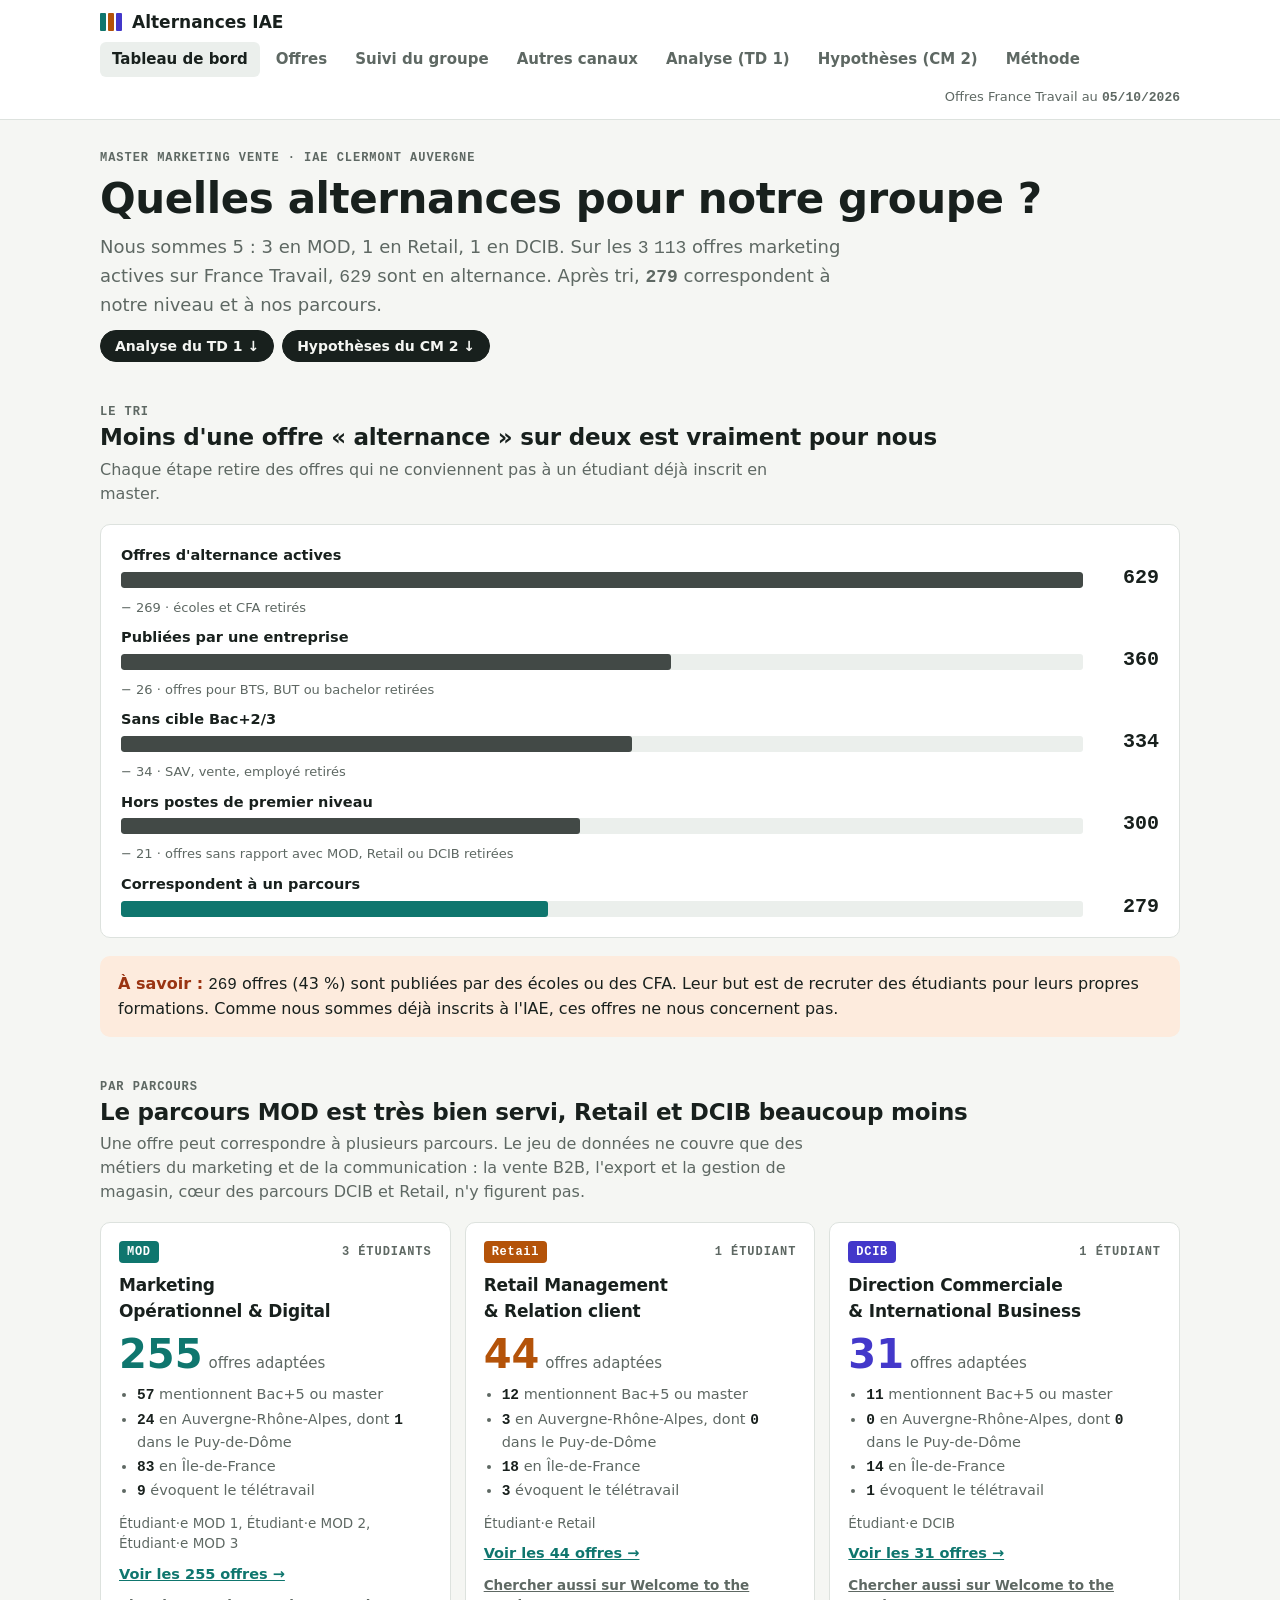
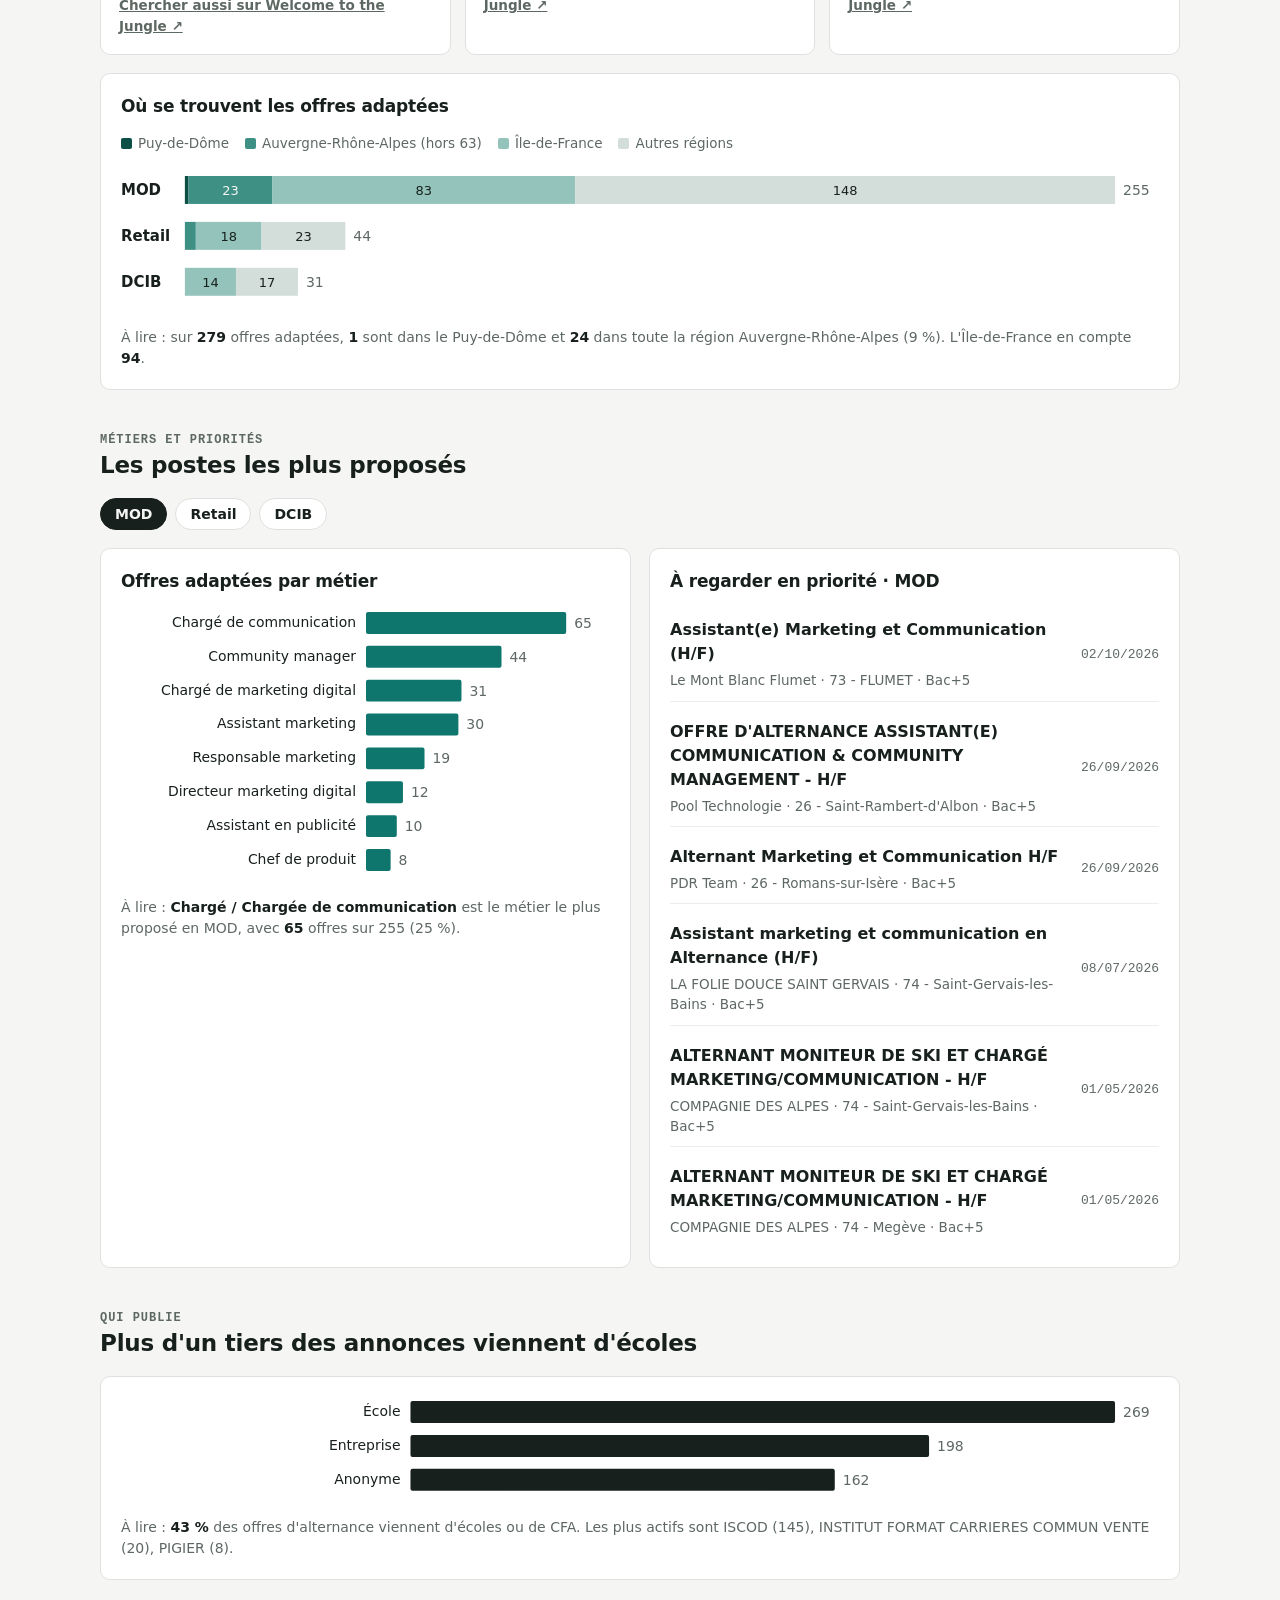
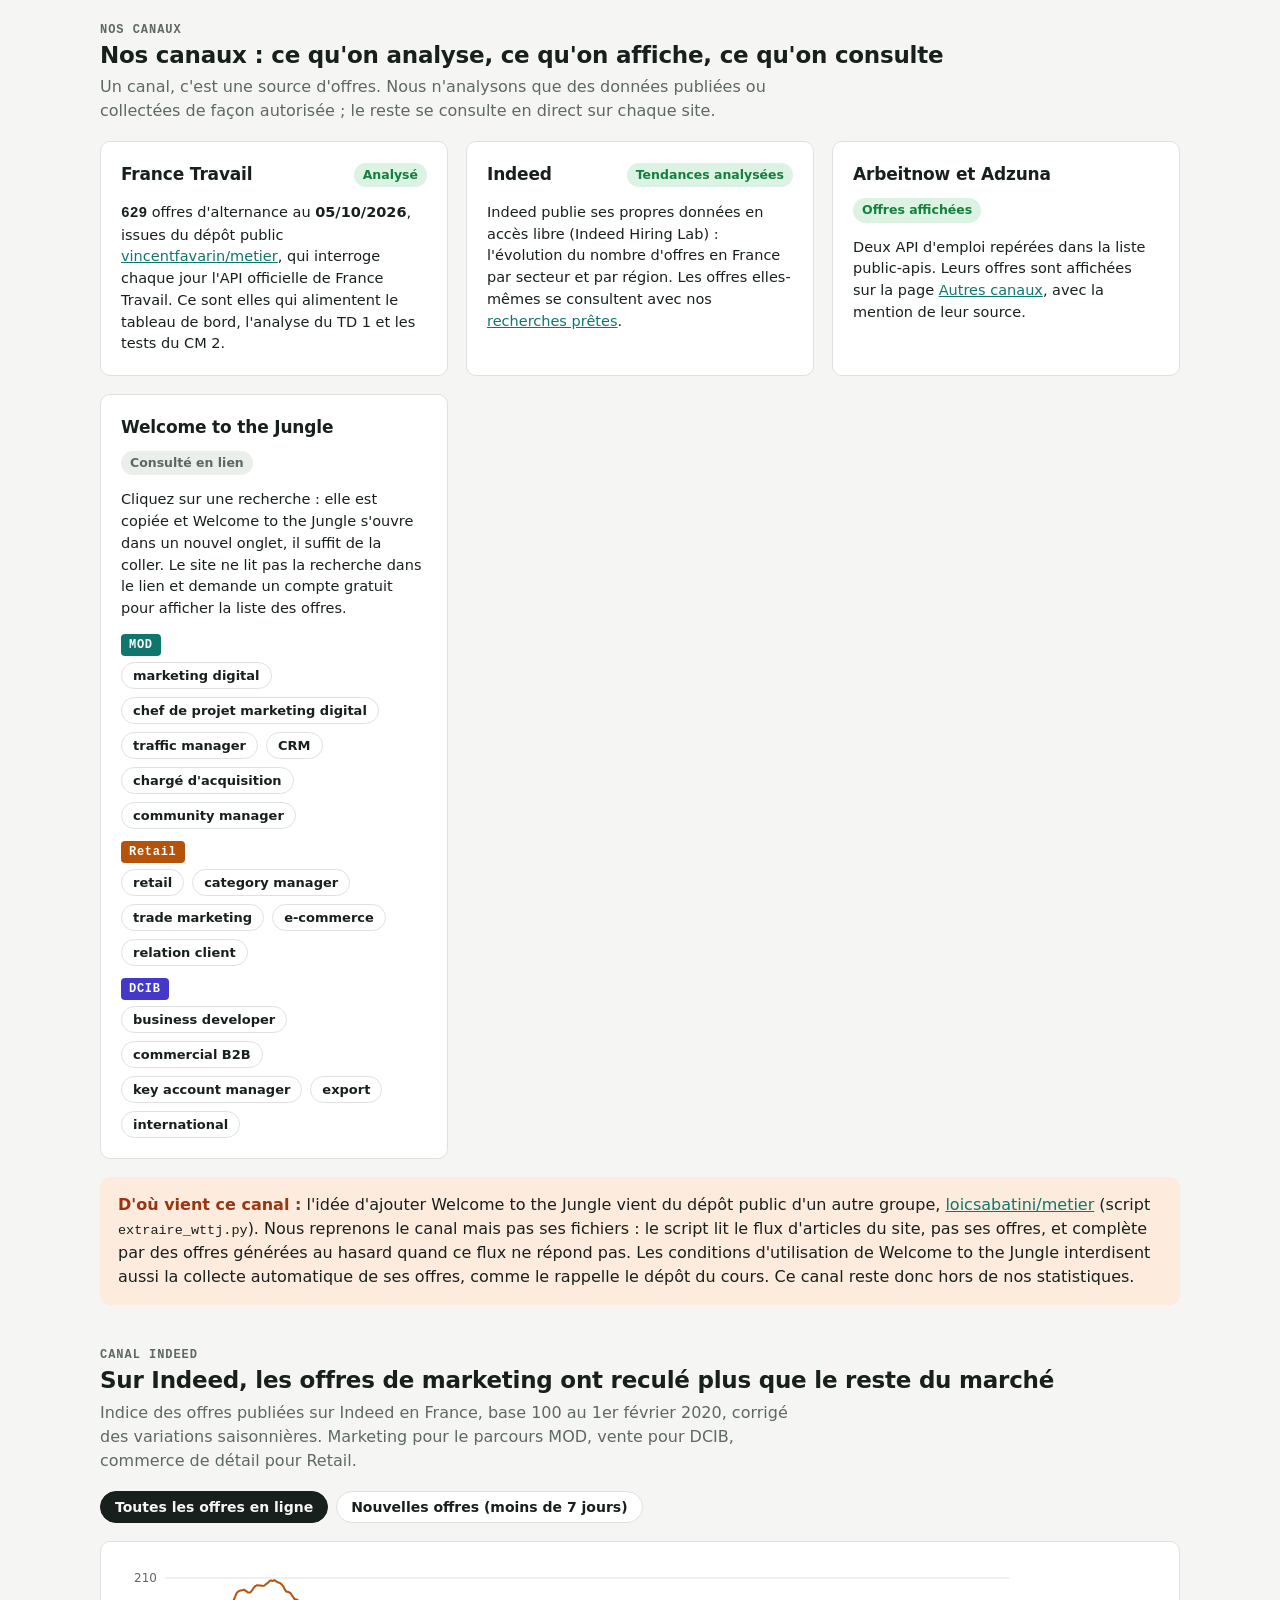
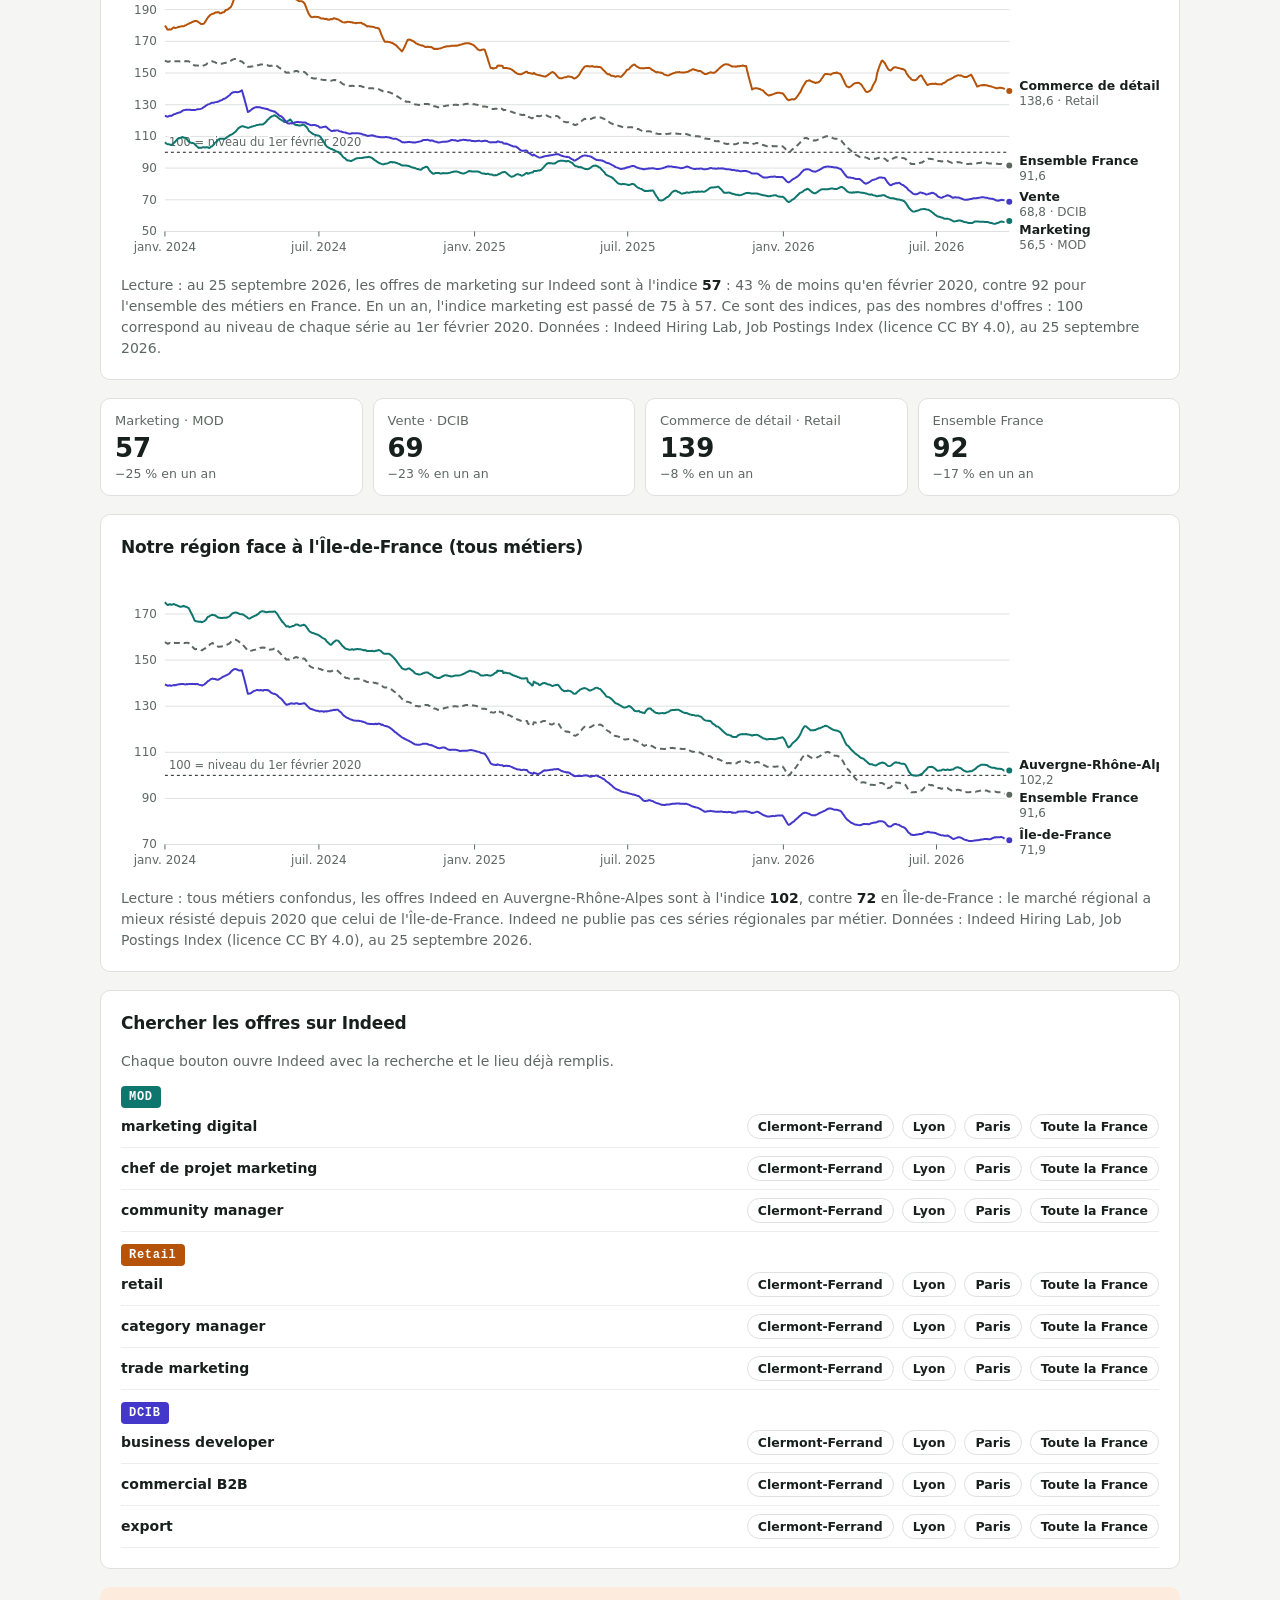
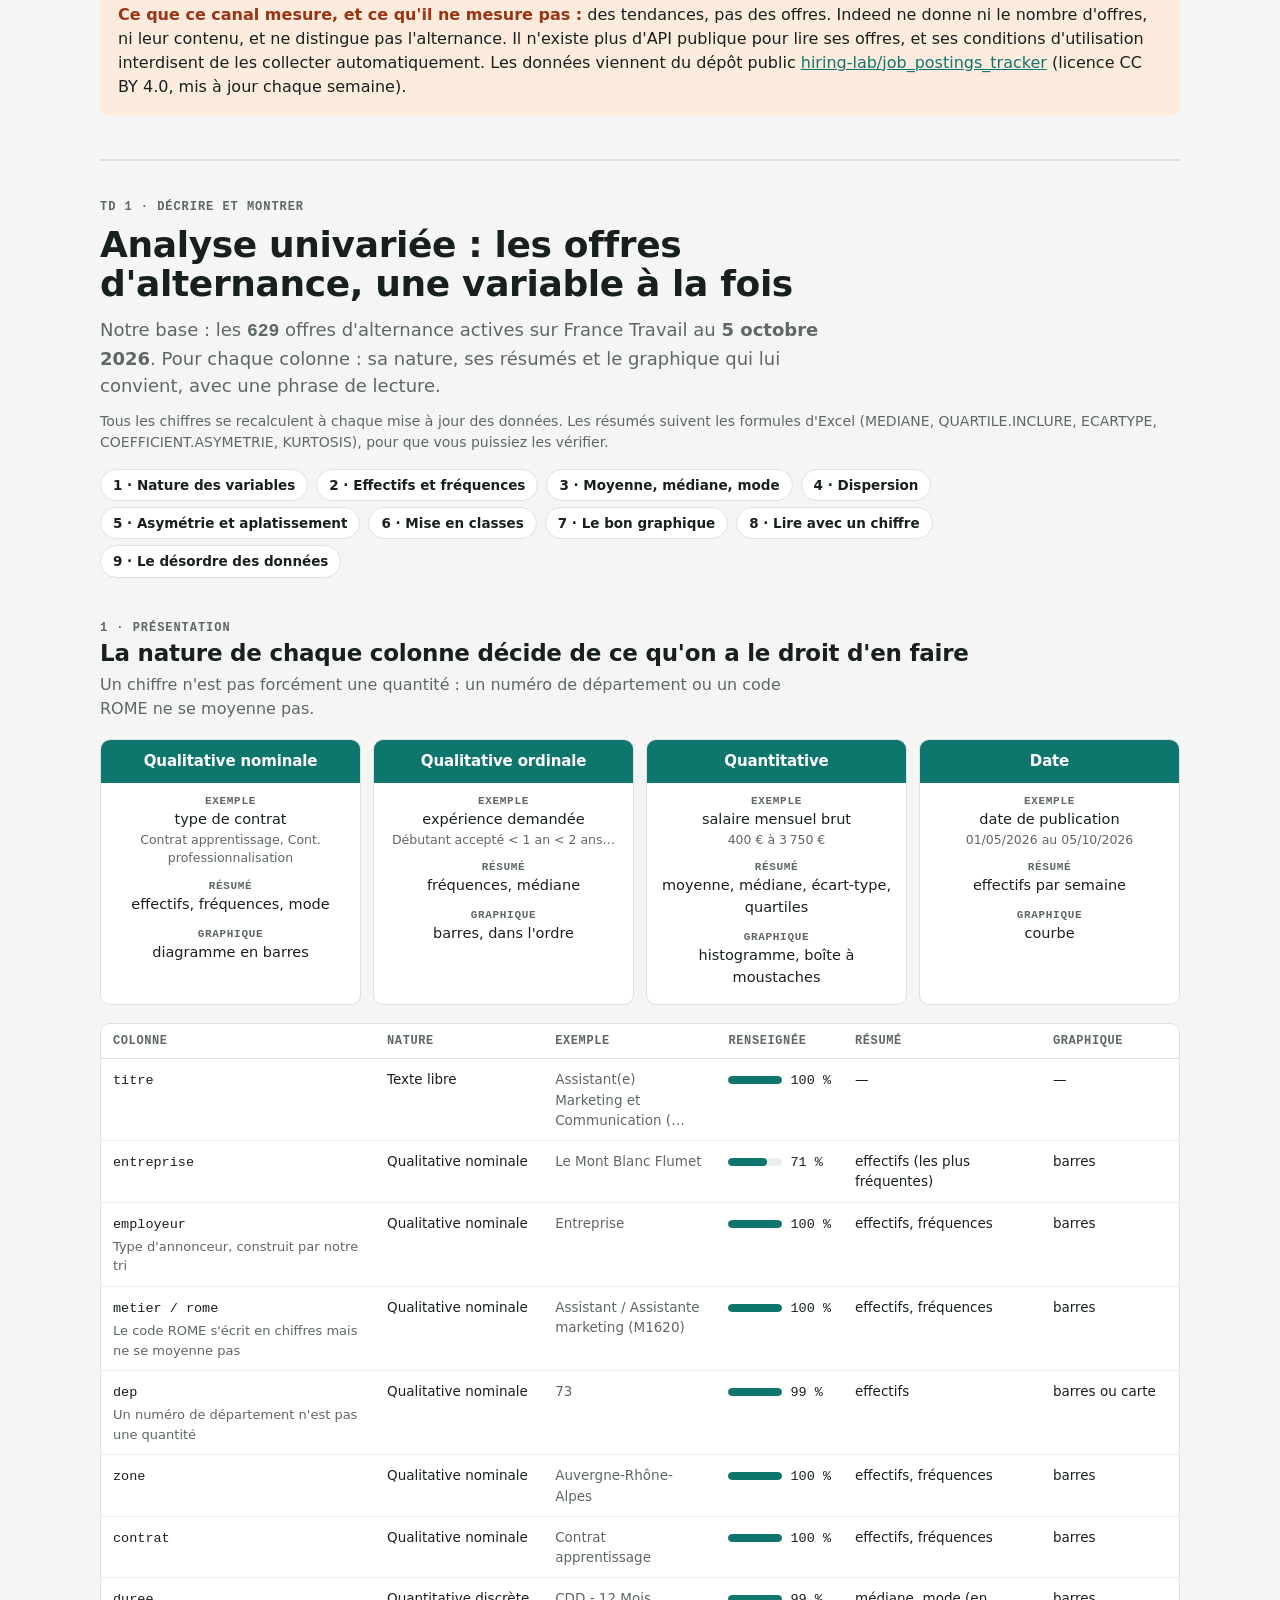
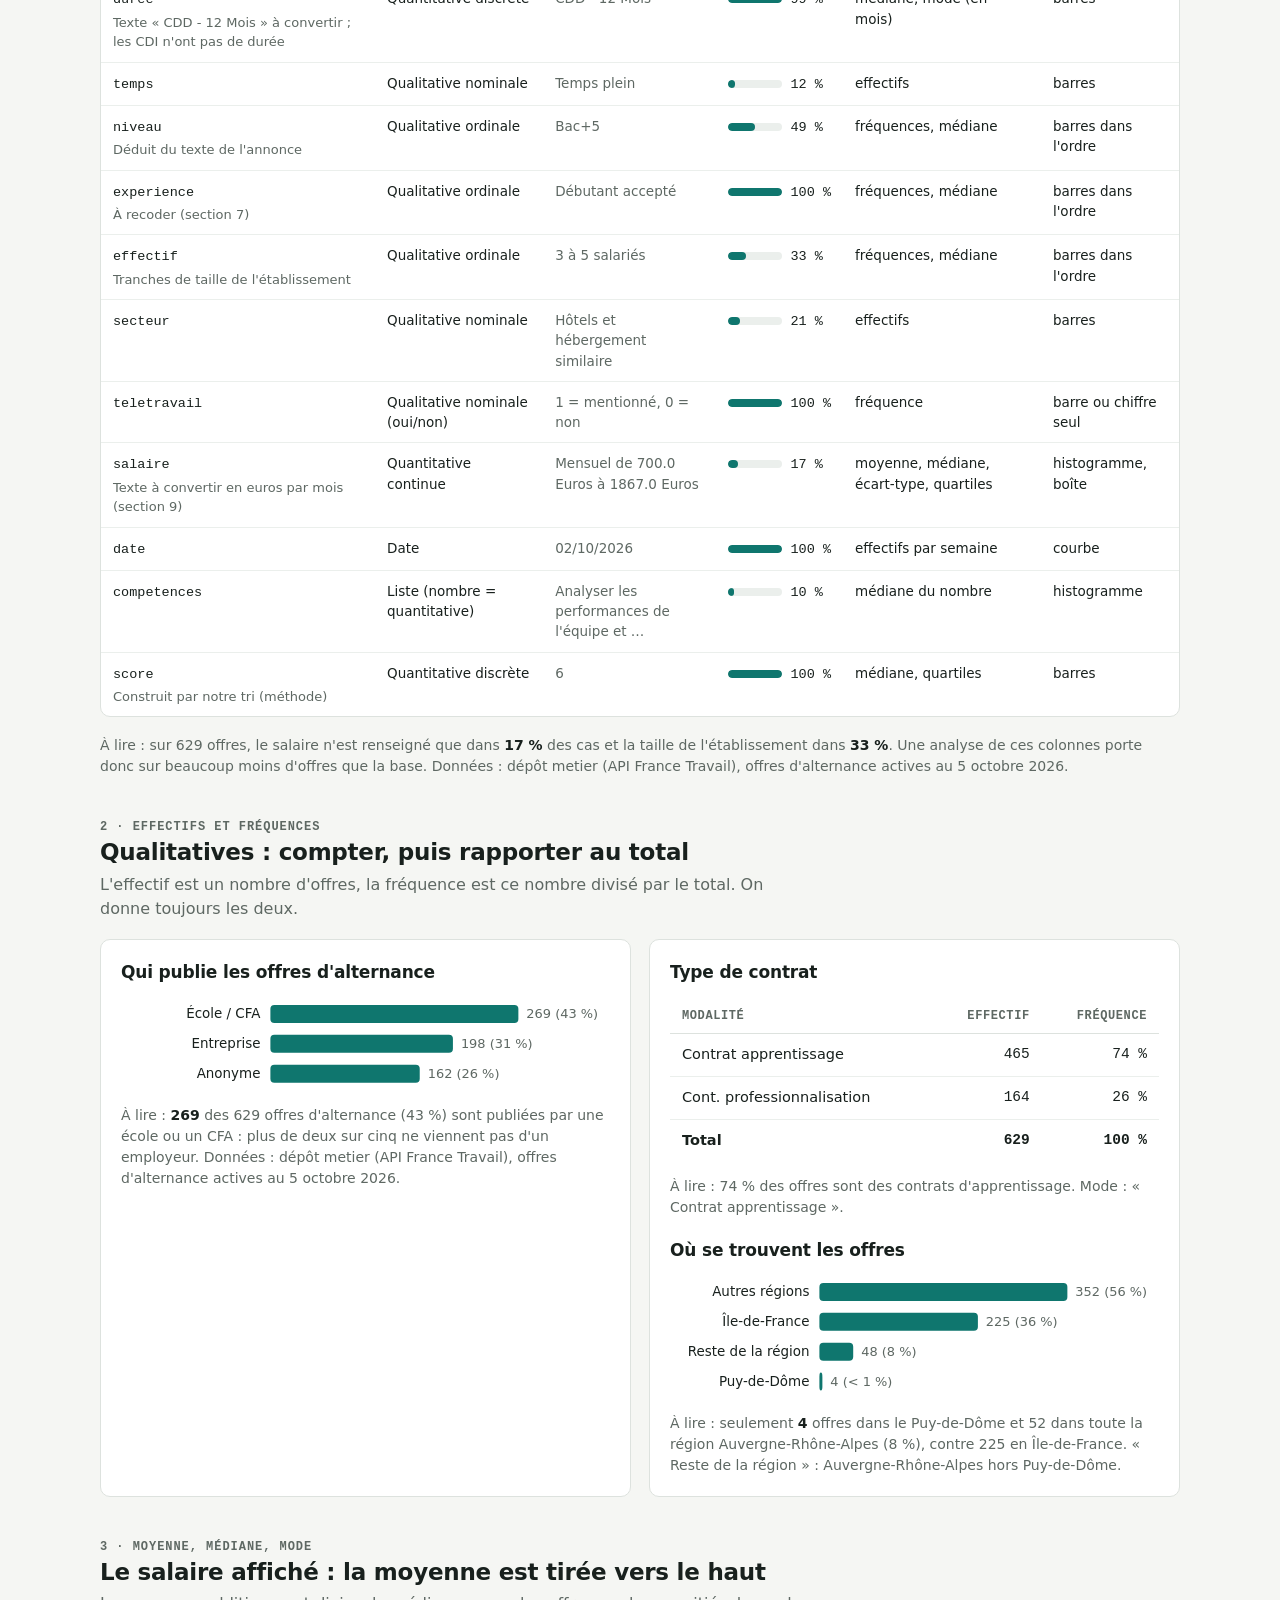
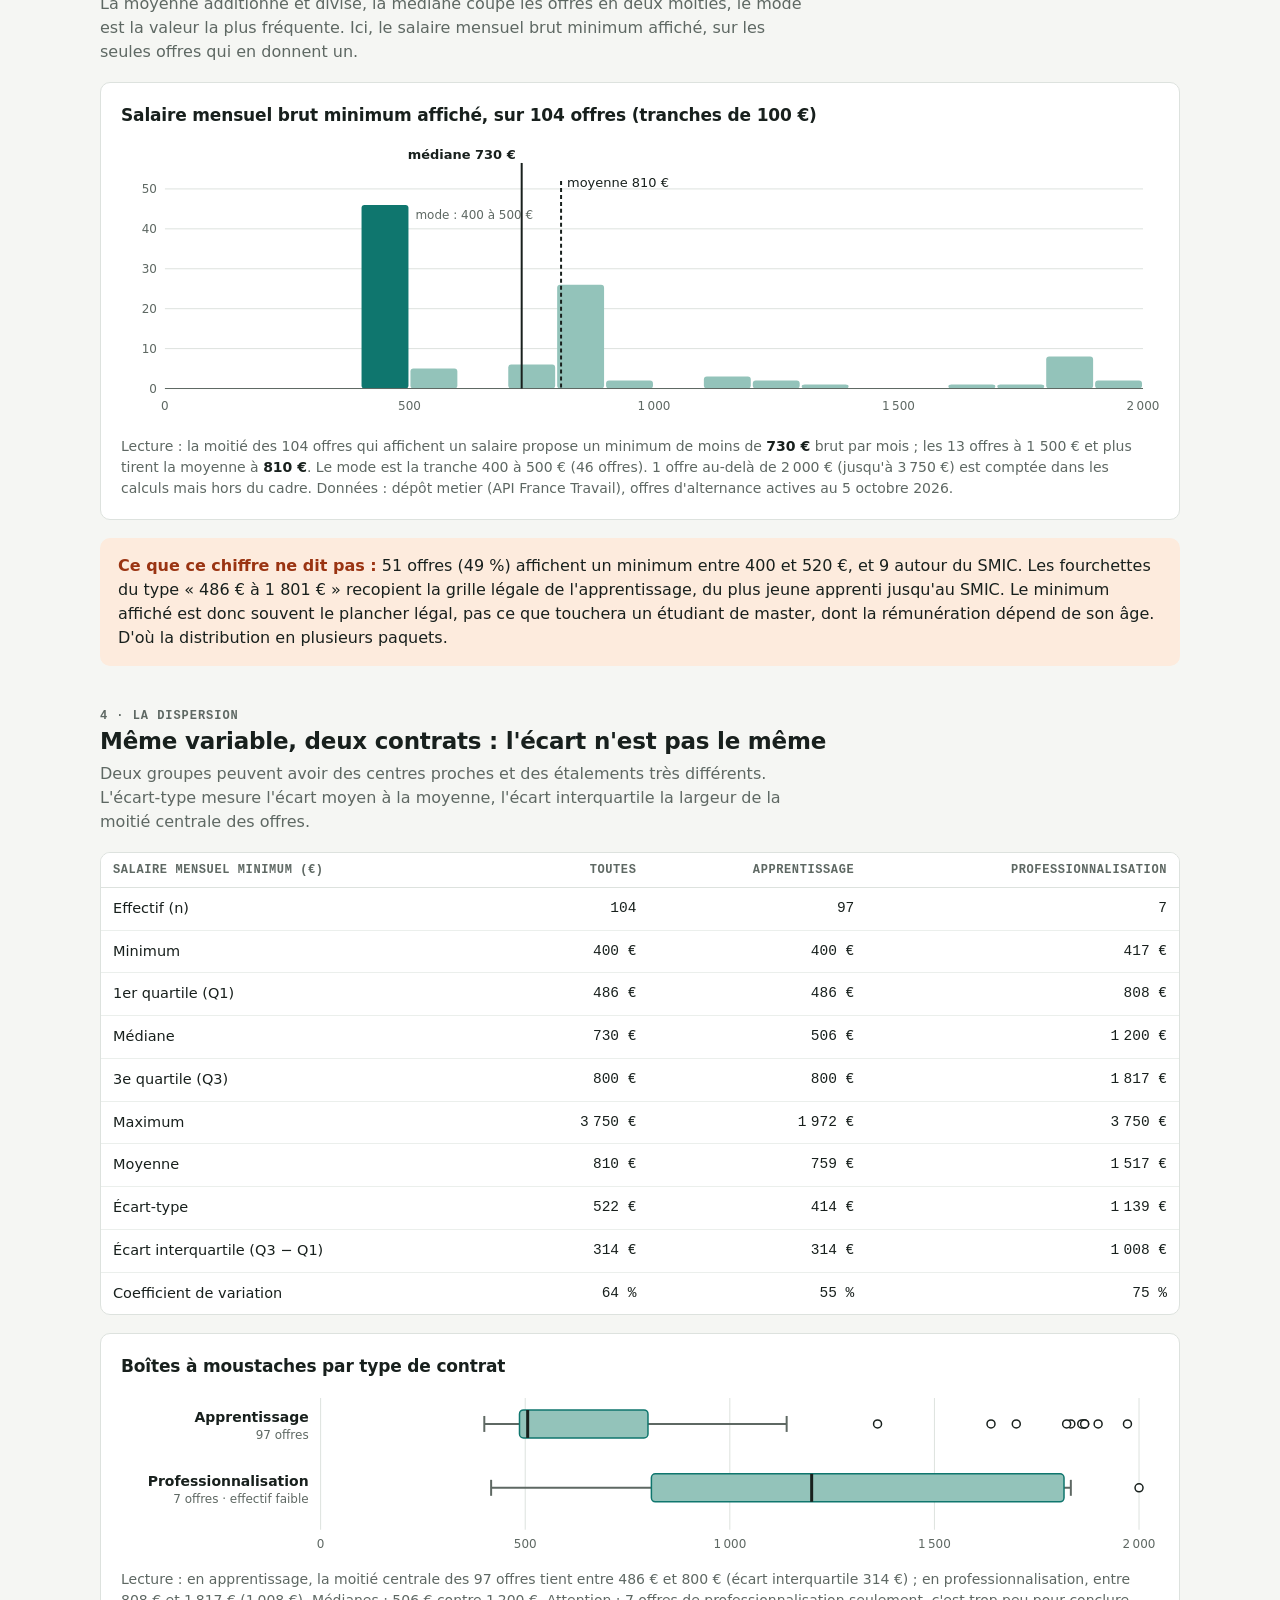
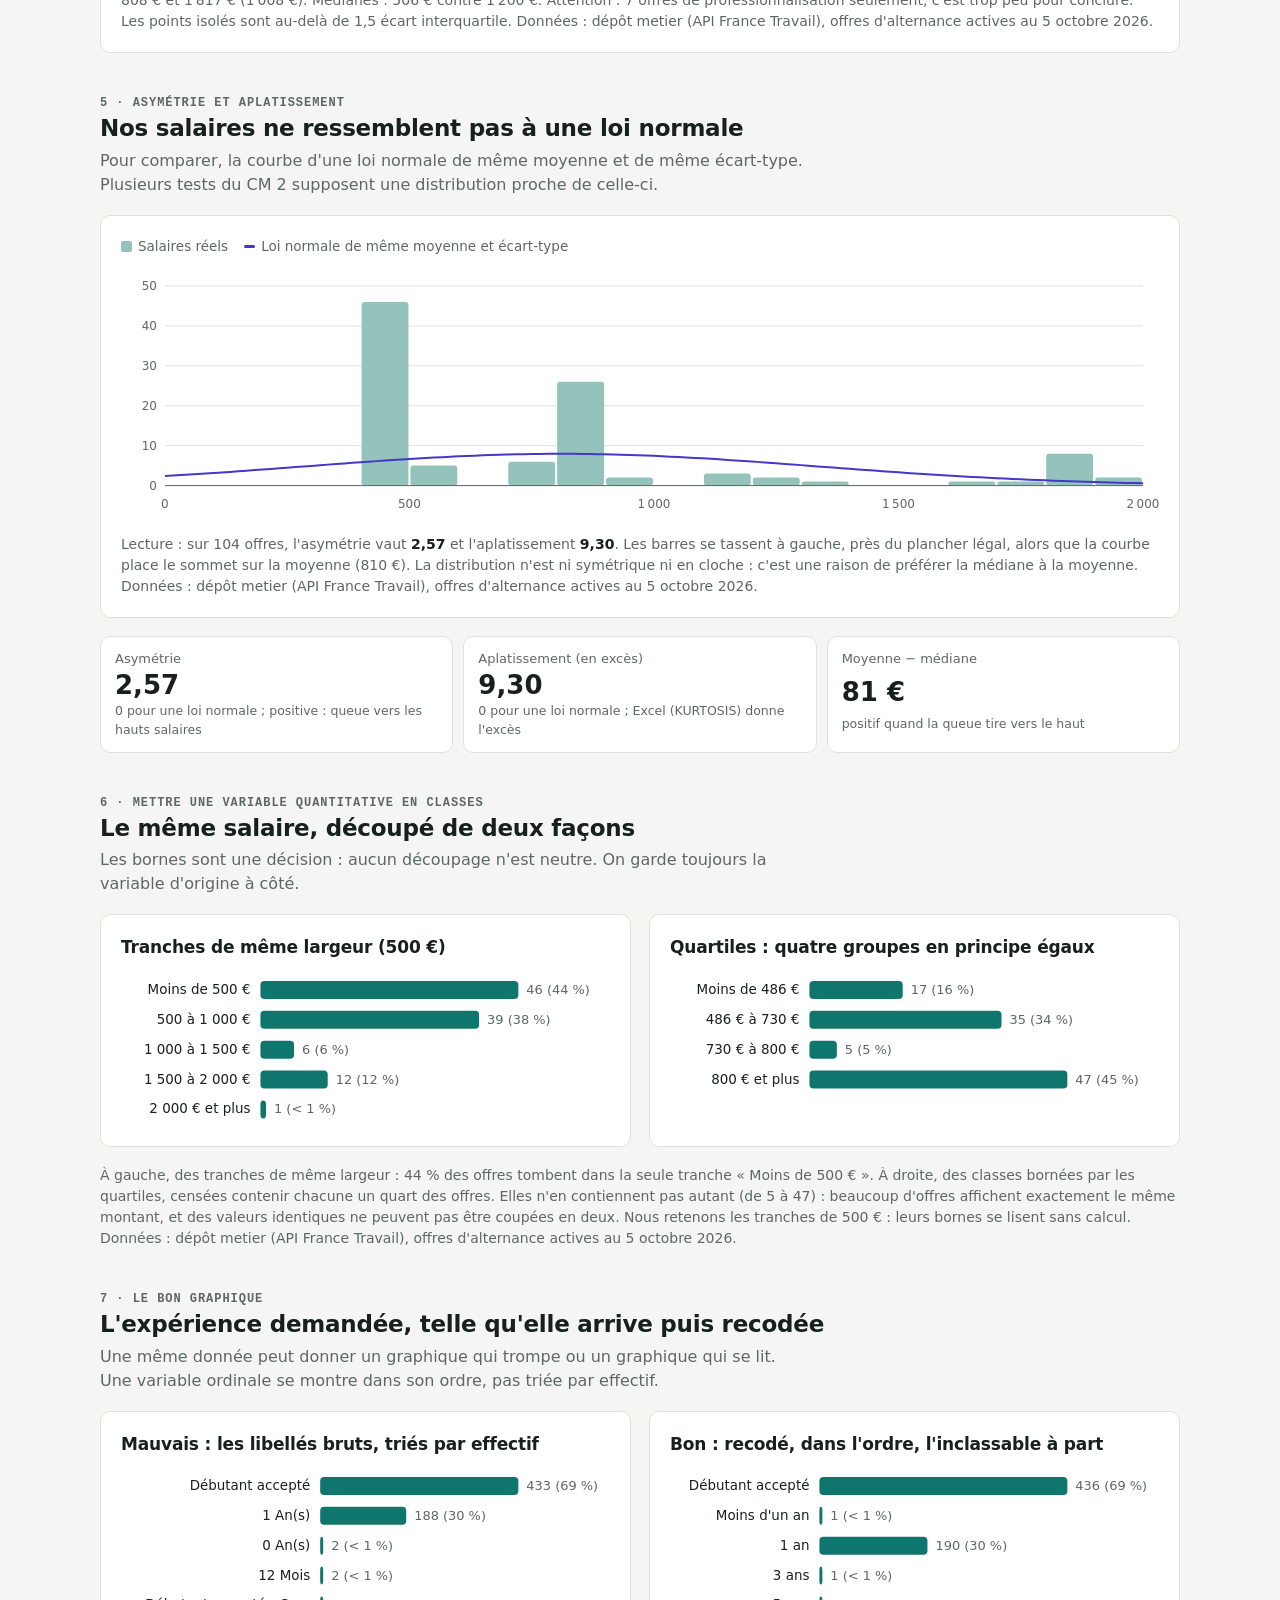
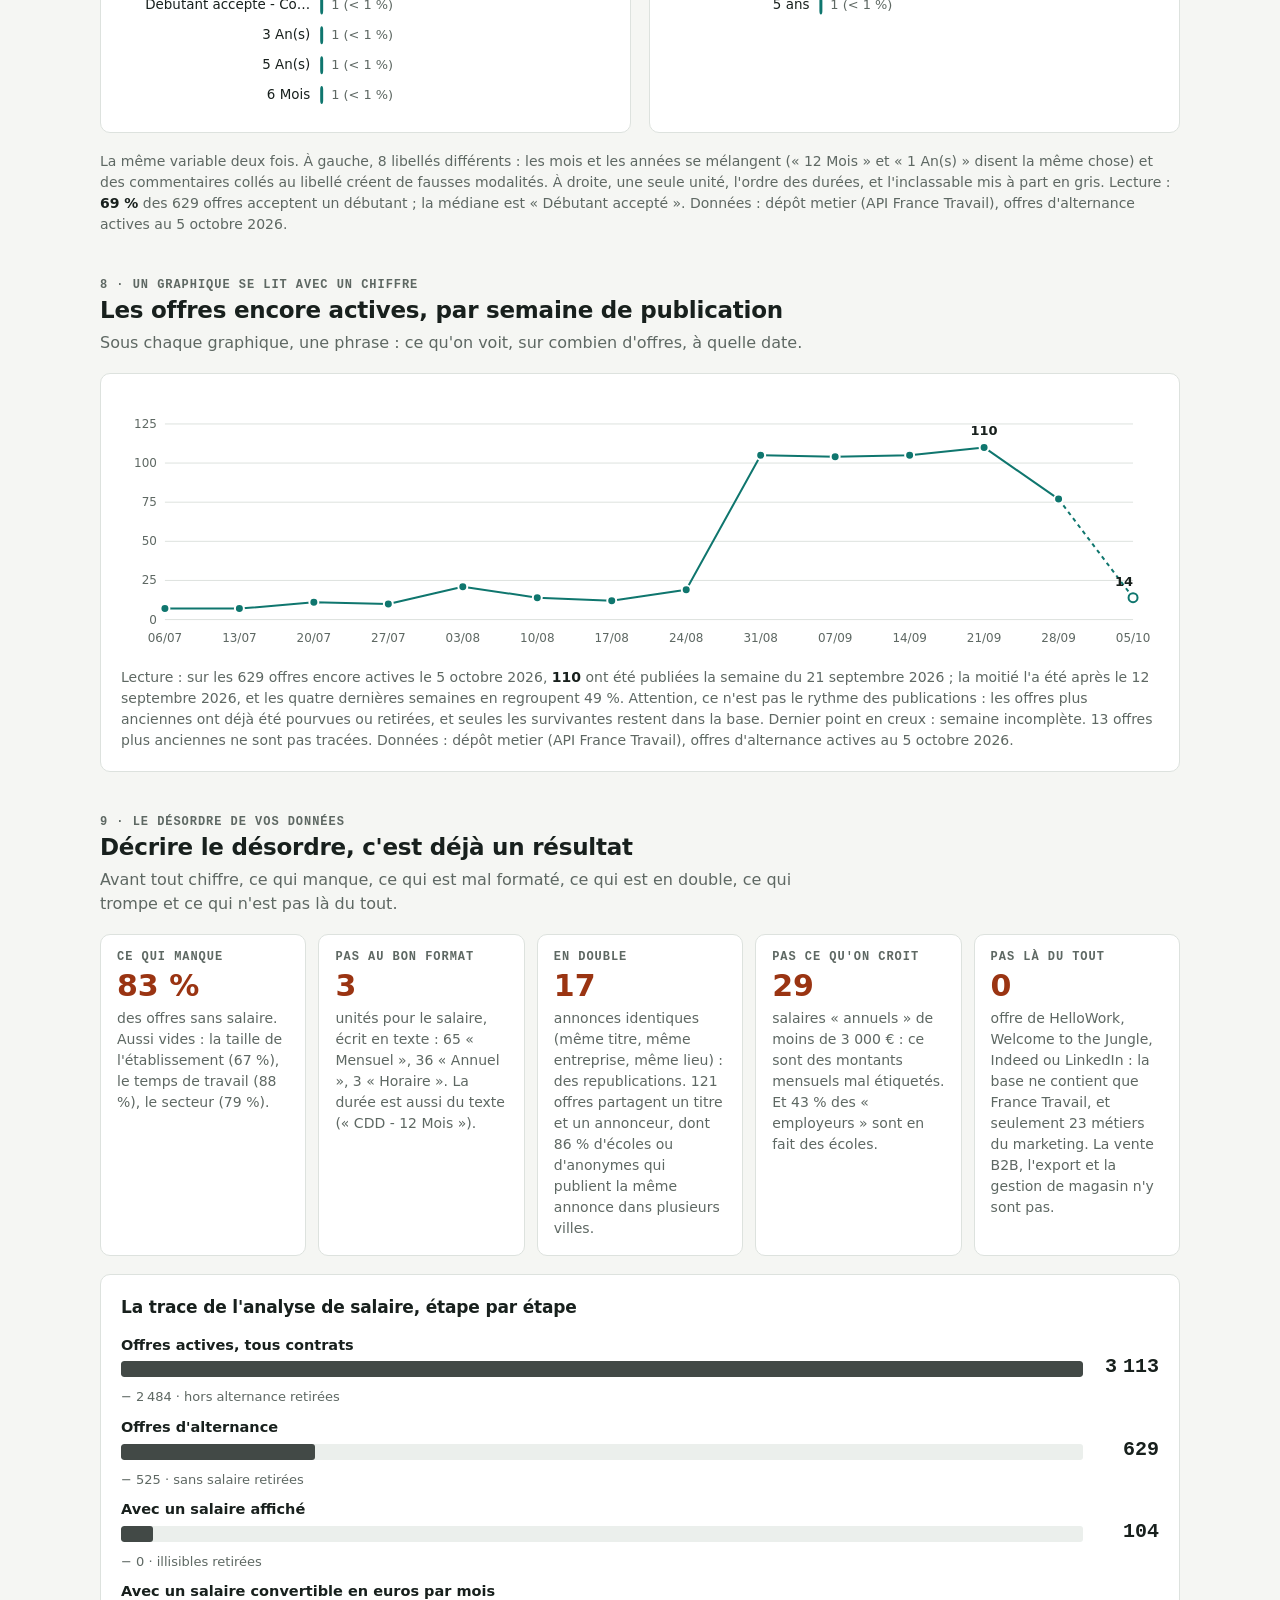
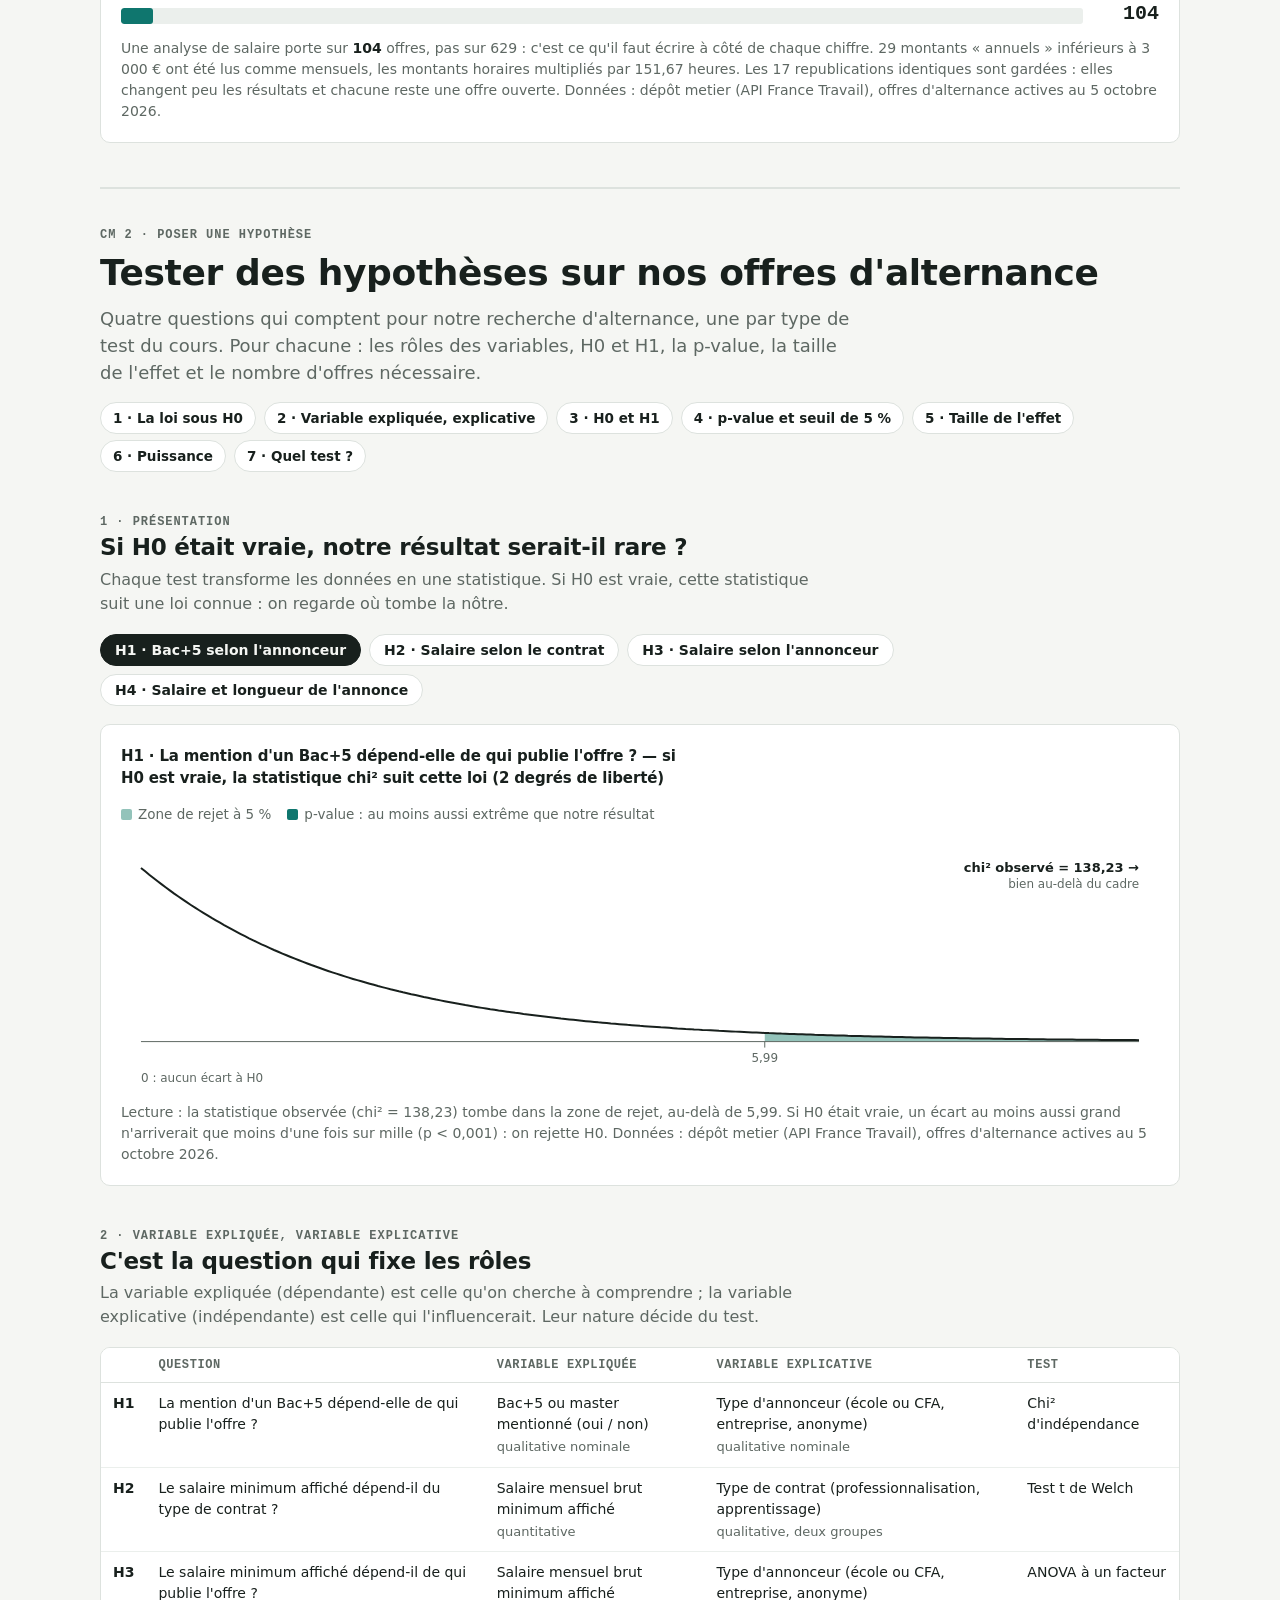
<file: index.html>
<!doctype html>
<html lang="fr">
<head>
<meta charset="utf-8">
<meta name="viewport" content="width=device-width, initial-scale=1">
<title>Alternances IAE · Tableau de bord</title>
<link rel="stylesheet" href="assets/style.css?v=20261013">
<script src="data/offres.js?v=20261013"></script>
<script src="data/indeed.js?v=20261013"></script>
<script src="assets/app.js?v=20261013"></script>
<script src="assets/analyse.js?v=20261013"></script>
<script src="assets/cm2.js?v=20261013"></script>
<script src="assets/indeed.js?v=20261013"></script>
</head>
<body data-page="index">
<main class="wrap">
  <header class="page">
    <span class="eyebrow">Master Marketing Vente · IAE Clermont Auvergne</span>
    <h1>Quelles alternances pour notre groupe&nbsp;?</h1>
    <p class="lede">Nous sommes 5 : 3 en MOD, 1 en Retail, 1 en DCIB. Sur les <span class="num" id="h-actives"></span> offres marketing actives sur France Travail, <span class="num" id="h-total"></span> sont en alternance. Après tri, <b class="num" id="h-adaptees"></b> correspondent à notre niveau et à nos parcours.</p>
    <p class="chips"><a class="btn primary" href="#analyse">Analyse du TD 1 ↓</a><a class="btn primary" href="#cm2">Hypothèses du CM 2 ↓</a></p>
  </header>

  <section>
    <div class="sechead">
      <span class="eyebrow">Le tri</span>
      <h2>Moins d'une offre « alternance » sur deux est vraiment pour nous</h2>
      <p>Chaque étape retire des offres qui ne conviennent pas à un étudiant déjà inscrit en master.</p>
    </div>
    <div class="panel funnel" id="funnel"></div>
    <div class="callout"><p><strong>À savoir :</strong> <span class="num" id="c-ecoles"></span> offres (<span id="c-ecoles-pct"></span>) sont publiées par des écoles ou des CFA. Leur but est de recruter des étudiants pour leurs propres formations. Comme nous sommes déjà inscrits à l'IAE, ces offres ne nous concernent pas.</p></div>
  </section>

  <section>
    <div class="sechead">
      <span class="eyebrow">Par parcours</span>
      <h2>Le parcours MOD est très bien servi, Retail et DCIB beaucoup moins</h2>
      <p>Une offre peut correspondre à plusieurs parcours. Le jeu de données ne couvre que des métiers du marketing et de la communication : la vente B2B, l'export et la gestion de magasin, cœur des parcours DCIB et Retail, n'y figurent pas.</p>
    </div>
    <div class="profiles" id="profiles"></div>
    <div class="panel stack">
      <h3>Où se trouvent les offres adaptées</h3>
      <div class="legend">
        <span><i style="background:var(--z63)"></i>Puy-de-Dôme</span>
        <span><i style="background:var(--zaura)"></i>Auvergne-Rhône-Alpes (hors 63)</span>
        <span><i style="background:var(--zidf)"></i>Île-de-France</span>
        <span><i style="background:var(--zaut)"></i>Autres régions</span>
      </div>
      <svg class="chart" id="zones" role="img" aria-label="Répartition géographique des offres adaptées par parcours"></svg>
      <p class="caption" id="zones-cap"></p>
    </div>
  </section>

  <section>
    <div class="sechead">
      <span class="eyebrow">Métiers et priorités</span>
      <h2>Les postes les plus proposés</h2>
    </div>
    <div class="chips" id="mtabs" role="group" aria-label="Choisir un parcours"></div>
    <div class="grid2">
      <div class="panel stack">
        <h3>Offres adaptées par métier</h3>
        <svg class="chart" id="metiers" role="img" aria-label="Offres adaptées par métier"></svg>
        <p class="caption" id="metiers-cap"></p>
      </div>
      <div class="panel stack">
        <h3 id="picks-title">À regarder en priorité</h3>
        <div class="picks" id="picks"></div>
      </div>
    </div>
  </section>

  <section>
    <div class="sechead">
      <span class="eyebrow">Qui publie</span>
      <h2>Plus d'un tiers des annonces viennent d'écoles</h2>
    </div>
    <div class="panel stack">
      <svg class="chart" id="employeurs" role="img" aria-label="Offres d'alternance par type d'annonceur"></svg>
      <p class="caption" id="employeurs-cap"></p>
    </div>
  </section>
  <section id="canaux">
    <div class="sechead">
      <span class="eyebrow">Nos canaux</span>
      <h2>Nos canaux : ce qu'on analyse, ce qu'on affiche, ce qu'on consulte</h2>
      <p>Un canal, c'est une source d'offres. Nous n'analysons que des données publiées ou collectées de façon autorisée ; le reste se consulte en direct sur chaque site.</p>
    </div>
    <div class="grid3">
      <div class="panel stack canal">
        <div class="canal-h"><h3>France Travail</h3><span class="dec oui">Analysé</span></div>
        <p><b class="num" id="canaux-ft"></b> offres d'alternance au <b id="canaux-date"></b>, issues du dépôt public <a href="https://github.com/vincentfavarin/metier" target="_blank" rel="noopener">vincentfavarin/metier</a>, qui interroge chaque jour l'API officielle de France Travail. Ce sont elles qui alimentent le tableau de bord, l'analyse du TD 1 et les tests du CM 2.</p>
      </div>
      <div class="panel stack canal">
        <div class="canal-h"><h3>Indeed</h3><span class="dec oui">Tendances analysées</span></div>
        <p>Indeed publie ses propres données en accès libre (Indeed Hiring Lab) : l'évolution du nombre d'offres en France par secteur et par région. Les offres elles-mêmes se consultent avec nos <a href="#indeed">recherches prêtes</a>.</p>
      </div>
      <div class="panel stack canal">
        <div class="canal-h"><h3>Arbeitnow et Adzuna</h3><span class="dec oui">Offres affichées</span></div>
        <p>Deux API d'emploi repérées dans la liste public-apis. Leurs offres sont affichées sur la page <a href="canaux.html">Autres canaux</a>, avec la mention de leur source.</p>
      </div>
      <div class="panel stack canal">
        <div class="canal-h"><h3>Welcome to the Jungle</h3><span class="dec non">Consulté en lien</span></div>
        <p>Cliquez sur une recherche : elle est copiée et Welcome to the Jungle s'ouvre dans un nouvel onglet, il suffit de la coller. Le site ne lit pas la recherche dans le lien et demande un compte gratuit pour afficher la liste des offres.</p>
        <div class="canal-ps" id="canaux-wttj"></div>
      </div>
    </div>
    <div class="callout"><p><strong>D'où vient ce canal :</strong> l'idée d'ajouter Welcome to the Jungle vient du dépôt public d'un autre groupe, <a href="https://github.com/loicsabatini/metier" target="_blank" rel="noopener">loicsabatini/metier</a> (script <code>extraire_wttj.py</code>). Nous reprenons le canal mais pas ses fichiers : le script lit le flux d'articles du site, pas ses offres, et complète par des offres générées au hasard quand ce flux ne répond pas. Les conditions d'utilisation de Welcome to the Jungle interdisent aussi la collecte automatique de ses offres, comme le rappelle le dépôt du cours. Ce canal reste donc hors de nos statistiques.</p></div>
  </section>

  <section id="indeed">
    <div class="sechead">
      <span class="eyebrow">Canal Indeed</span>
      <h2 id="h-indeed">Sur Indeed, comment évoluent les offres de nos métiers ?</h2>
      <p>Indice des offres publiées sur Indeed en France, base 100 au 1er février 2020, corrigé des variations saisonnières. Marketing pour le parcours MOD, vente pour DCIB, commerce de détail pour Retail.</p>
    </div>
    <div class="chips" id="indeed-var" role="group" aria-label="Choisir les offres">
      <button class="chip" type="button" data-var="total">Toutes les offres en ligne</button>
      <button class="chip" type="button" data-var="new">Nouvelles offres (moins de 7 jours)</button>
    </div>
    <div class="panel stack">
      <svg class="chart" id="c-indeed" role="img" aria-label="Indice des offres Indeed par secteur"></svg>
      <p class="caption" id="cap-indeed"></p>
    </div>
    <div class="kpis" id="k-indeed"></div>
    <div class="stack" style="gap:18px">
      <div class="panel stack">
        <h3>Notre région face à l'Île-de-France (tous métiers)</h3>
        <svg class="chart" id="c-indeed-reg" role="img" aria-label="Indice des offres Indeed par région"></svg>
        <p class="caption" id="cap-indeed-reg"></p>
      </div>
      <div class="panel stack">
        <h3>Chercher les offres sur Indeed</h3>
        <p class="muted" style="font-size:14px">Chaque bouton ouvre Indeed avec la recherche et le lieu déjà remplis.</p>
        <div class="canal-ps" id="indeed-liens"></div>
      </div>
    </div>
    <div class="callout"><p><strong>Ce que ce canal mesure, et ce qu'il ne mesure pas :</strong> des tendances, pas des offres. Indeed ne donne ni le nombre d'offres, ni leur contenu, et ne distingue pas l'alternance. Il n'existe plus d'API publique pour lire ses offres, et ses conditions d'utilisation interdisent de les collecter automatiquement. Les données viennent du dépôt public <a href="https://github.com/hiring-lab/job_postings_tracker" target="_blank" rel="noopener">hiring-lab/job_postings_tracker</a> (licence CC BY 4.0, mis à jour chaque semaine).</p></div>
  </section>

  <section id="analyse" class="partie">
    <span class="eyebrow">TD 1 · Décrire et montrer</span>
    <h2 class="big-h">Analyse univariée : les offres d'alternance, une variable à la fois</h2>
    <p class="lede">Notre base : les <b class="num" data-v="n"></b> offres d'alternance actives sur France Travail au <b data-v="maj"></b>. Pour chaque colonne : sa nature, ses résumés et le graphique qui lui convient, avec une phrase de lecture.</p>
    <p class="muted" style="font-size:14px">Tous les chiffres se recalculent à chaque mise à jour des données. Les résumés suivent les formules d'Excel (MEDIANE, QUARTILE.INCLURE, ECARTYPE, COEFFICIENT.ASYMETRIE, KURTOSIS), pour que vous puissiez les vérifier.</p>
    <nav class="toc" aria-label="Sommaire de l'analyse">
      <a href="#s1">1 · Nature des variables</a><a href="#s2">2 · Effectifs et fréquences</a><a href="#s3">3 · Moyenne, médiane, mode</a>
      <a href="#s4">4 · Dispersion</a><a href="#s5">5 · Asymétrie et aplatissement</a><a href="#s6">6 · Mise en classes</a>
      <a href="#s7">7 · Le bon graphique</a><a href="#s8">8 · Lire avec un chiffre</a><a href="#s9">9 · Le désordre des données</a>
    </nav>
  </section>

<!-- 1 -->
  <section id="s1">
    <div class="sechead">
      <span class="eyebrow">1 · Présentation</span>
      <h2>La nature de chaque colonne décide de ce qu'on a le droit d'en faire</h2>
      <p>Un chiffre n'est pas forcément une quantité : un numéro de département ou un code ROME ne se moyenne pas.</p>
    </div>
    <div class="natures" id="natures"></div>
    <div class="tablewrap">
      <table class="dict">
        <thead><tr><th>Colonne</th><th>Nature</th><th>Exemple</th><th>Renseignée</th><th>Résumé</th><th>Graphique</th></tr></thead>
        <tbody id="dict"></tbody>
      </table>
    </div>
    <p class="caption" id="dict-cap"></p>
  </section>

  <!-- 2 -->
  <section id="s2">
    <div class="sechead">
      <span class="eyebrow">2 · Effectifs et fréquences</span>
      <h2>Qualitatives : compter, puis rapporter au total</h2>
      <p>L'effectif est un nombre d'offres, la fréquence est ce nombre divisé par le total. On donne toujours les deux.</p>
    </div>
    <div class="grid2">
      <div class="panel stack">
        <h3>Qui publie les offres d'alternance</h3>
        <svg class="chart" id="c-annonceur" role="img" aria-label="Offres par type d'annonceur"></svg>
        <p class="caption" id="cap-annonceur"></p>
      </div>
      <div class="panel stack">
        <h3>Type de contrat</h3>
        <table class="stat">
          <thead><tr><th>Modalité</th><th>Effectif</th><th>Fréquence</th></tr></thead>
          <tbody id="t-contrat"></tbody>
        </table>
        <p class="caption" id="cap-contrat"></p>
        <h3 style="margin-top:6px">Où se trouvent les offres</h3>
        <svg class="chart" id="c-zone" role="img" aria-label="Offres par zone géographique"></svg>
        <p class="caption" id="cap-zone"></p>
      </div>
    </div>
  </section>

  <!-- 3 -->
  <section id="s3">
    <div class="sechead">
      <span class="eyebrow">3 · Moyenne, médiane, mode</span>
      <h2>Le salaire affiché : la moyenne est tirée vers le haut</h2>
      <p>La moyenne additionne et divise, la médiane coupe les offres en deux moitiés, le mode est la valeur la plus fréquente. Ici, le salaire mensuel brut minimum affiché, sur les seules offres qui en donnent un.</p>
    </div>
    <div class="panel stack">
      <h3 id="h-hist">Salaire mensuel brut minimum affiché</h3>
      <svg class="chart" id="c-hist" role="img" aria-label="Histogramme des salaires minimum affichés"></svg>
      <p class="caption" id="cap-hist"></p>
    </div>
    <div class="callout"><p id="cap-smic"></p></div>
  </section>

  <!-- 4 -->
  <section id="s4">
    <div class="sechead">
      <span class="eyebrow">4 · La dispersion</span>
      <h2>Même variable, deux contrats : l'écart n'est pas le même</h2>
      <p>Deux groupes peuvent avoir des centres proches et des étalements très différents. L'écart-type mesure l'écart moyen à la moyenne, l'écart interquartile la largeur de la moitié centrale des offres.</p>
    </div>
    <div class="tablewrap">
      <table class="stat wide">
        <thead><tr><th>Salaire mensuel minimum (€)</th><th id="th-all"></th><th id="th-app"></th><th id="th-pro"></th></tr></thead>
        <tbody id="t-disp"></tbody>
      </table>
    </div>
    <div class="panel stack">
      <h3>Boîtes à moustaches par type de contrat</h3>
      <svg class="chart" id="c-box" role="img" aria-label="Boîtes à moustaches des salaires par contrat"></svg>
      <p class="caption" id="cap-box"></p>
    </div>
  </section>

  <!-- 5 -->
  <section id="s5">
    <div class="sechead">
      <span class="eyebrow">5 · Asymétrie et aplatissement</span>
      <h2>Nos salaires ne ressemblent pas à une loi normale</h2>
      <p>Pour comparer, la courbe d'une loi normale de même moyenne et de même écart-type. Plusieurs tests du CM 2 supposent une distribution proche de celle-ci.</p>
    </div>
    <div class="panel stack">
      <div class="legend"><span><i style="background:var(--zidf)"></i>Salaires réels</span><span><i style="background:var(--dcib); height:3px; vertical-align:3px"></i>Loi normale de même moyenne et écart-type</span></div>
      <svg class="chart" id="c-norm" role="img" aria-label="Salaires et loi normale"></svg>
      <p class="caption" id="cap-norm"></p>
    </div>
    <div class="kpis" id="k-forme"></div>
  </section>

  <!-- 6 -->
  <section id="s6">
    <div class="sechead">
      <span class="eyebrow">6 · Mettre une variable quantitative en classes</span>
      <h2>Le même salaire, découpé de deux façons</h2>
      <p>Les bornes sont une décision : aucun découpage n'est neutre. On garde toujours la variable d'origine à côté.</p>
    </div>
    <div class="grid2">
      <div class="panel stack">
        <h3>Tranches de même largeur (500 €)</h3>
        <svg class="chart" id="c-cl1" role="img" aria-label="Salaires en tranches de 500 euros"></svg>
      </div>
      <div class="panel stack">
        <h3>Quartiles : quatre groupes en principe égaux</h3>
        <svg class="chart" id="c-cl2" role="img" aria-label="Salaires en classes de quartiles"></svg>
      </div>
    </div>
    <p class="caption" id="cap-cl"></p>
  </section>

  <!-- 7 -->
  <section id="s7">
    <div class="sechead">
      <span class="eyebrow">7 · Le bon graphique</span>
      <h2>L'expérience demandée, telle qu'elle arrive puis recodée</h2>
      <p>Une même donnée peut donner un graphique qui trompe ou un graphique qui se lit. Une variable ordinale se montre dans son ordre, pas triée par effectif.</p>
    </div>
    <div class="grid2">
      <div class="panel stack">
        <h3>Mauvais : les libellés bruts, triés par effectif</h3>
        <svg class="chart" id="c-exp1" role="img" aria-label="Expérience demandée, libellés bruts"></svg>
      </div>
      <div class="panel stack">
        <h3>Bon : recodé, dans l'ordre, l'inclassable à part</h3>
        <svg class="chart" id="c-exp2" role="img" aria-label="Expérience demandée, recodée"></svg>
      </div>
    </div>
    <p class="caption" id="cap-exp"></p>
  </section>

  <!-- 8 -->
  <section id="s8">
    <div class="sechead">
      <span class="eyebrow">8 · Un graphique se lit avec un chiffre</span>
      <h2>Les offres encore actives, par semaine de publication</h2>
      <p>Sous chaque graphique, une phrase : ce qu'on voit, sur combien d'offres, à quelle date.</p>
    </div>
    <div class="panel stack">
      <svg class="chart" id="c-date" role="img" aria-label="Offres actives par semaine de publication"></svg>
      <p class="caption" id="cap-date"></p>
    </div>
  </section>

  <!-- 9 -->
  <section id="s9">
    <div class="sechead">
      <span class="eyebrow">9 · Le désordre de vos données</span>
      <h2>Décrire le désordre, c'est déjà un résultat</h2>
      <p>Avant tout chiffre, ce qui manque, ce qui est mal formaté, ce qui est en double, ce qui trompe et ce qui n'est pas là du tout.</p>
    </div>
    <div class="desordre" id="desordre"></div>
    <div class="panel stack">
      <h3>La trace de l'analyse de salaire, étape par étape</h3>
      <div class="funnel" id="trace"></div>
      <p class="caption" id="cap-trace"></p>
    </div>
  </section>

  <!-- ===================== CM 2 ===================== -->
  <section id="cm2" class="partie">
    <span class="eyebrow">CM 2 · Poser une hypothèse</span>
    <h2 class="big-h">Tester des hypothèses sur nos offres d'alternance</h2>
    <p class="lede">Quatre questions qui comptent pour notre recherche d'alternance, une par type de test du cours. Pour chacune : les rôles des variables, H0 et H1, la p-value, la taille de l'effet et le nombre d'offres nécessaire.</p>
    <nav class="toc" aria-label="Sommaire du CM 2">
      <a href="#h-pres">1 · La loi sous H0</a><a href="#h-roles">2 · Variable expliquée, explicative</a><a href="#h-hyp">3 · H0 et H1</a>
      <a href="#h-pval">4 · p-value et seuil de 5 %</a><a href="#h-effet">5 · Taille de l'effet</a><a href="#h-puis">6 · Puissance</a><a href="#h-test">7 · Quel test ?</a>
    </nav>
  </section>

  <section id="h-pres">
    <div class="sechead">
      <span class="eyebrow">1 · Présentation</span>
      <h2>Si H0 était vraie, notre résultat serait-il rare ?</h2>
      <p>Chaque test transforme les données en une statistique. Si H0 est vraie, cette statistique suit une loi connue : on regarde où tombe la nôtre.</p>
    </div>
    <div class="chips" id="h-tabs" role="group" aria-label="Choisir une hypothèse"></div>
    <div class="panel stack">
      <h3 id="h0-titre" style="font-size:15px"></h3>
      <div class="legend"><span><i style="background:var(--zidf)"></i>Zone de rejet à 5 %</span><span><i style="background:var(--mod)"></i>p-value : au moins aussi extrême que notre résultat</span></div>
      <svg class="chart" id="c-h0" role="img" aria-label="Loi de la statistique de test sous H0"></svg>
      <p class="caption" id="cap-h0"></p>
    </div>
  </section>

  <section id="h-roles">
    <div class="sechead">
      <span class="eyebrow">2 · Variable expliquée, variable explicative</span>
      <h2>C'est la question qui fixe les rôles</h2>
      <p>La variable expliquée (dépendante) est celle qu'on cherche à comprendre ; la variable explicative (indépendante) est celle qui l'influencerait. Leur nature décide du test.</p>
    </div>
    <div class="tablewrap">
      <table class="hyp-roles">
        <thead><tr><th></th><th>Question</th><th>Variable expliquée</th><th>Variable explicative</th><th>Test</th></tr></thead>
        <tbody id="t-roles"></tbody>
      </table>
    </div>
  </section>

  <section id="h-hyp">
    <div class="sechead">
      <span class="eyebrow">3 · H0 et H1</span>
      <h2>On ne prouve jamais H1 : on cherche à rejeter H0</h2>
      <p>H0 dit « aucune différence, aucun lien ». H1 dit qu'il y en a un. Le test mesure si les données sont assez éloignées de H0 pour la rejeter.</p>
    </div>
    <div class="hcards" id="hyp-cards"></div>
  </section>

  <section id="h-pval">
    <div class="sechead">
      <span class="eyebrow">4 · La p-value et le seuil de 5 %</span>
      <h2>Sous 0,05, on rejette H0 ; au-dessus, on ne la rejette pas</h2>
      <p>La p-value est la probabilité d'observer un écart au moins aussi grand que le nôtre si H0 était vraie. Ce n'est ni la probabilité que H1 soit vraie, ni une mesure de l'importance du résultat.</p>
    </div>
    <div class="tablewrap">
      <table class="stat pval">
        <thead><tr><th>Hypothèse</th><th>Test</th><th>Statistique</th><th>Degrés de liberté</th><th>p-value</th><th>Décision à 5 %</th></tr></thead>
        <tbody id="t-pval"></tbody>
      </table>
    </div>
    <p class="caption" id="cap-pval"></p>
  </section>

  <section id="h-effet">
    <div class="sechead">
      <span class="eyebrow">5 · La taille de l'effet</span>
      <h2>Significatif ne veut pas dire important</h2>
      <p>La taille de l'effet mesure l'écart lui-même, dans une unité qui ne dépend pas du nombre d'offres : V de Cramér pour le chi², d de Cohen pour le test t, êta² pour l'ANOVA, r pour la corrélation.</p>
    </div>
    <div class="panel stack">
      <svg class="chart" id="c-effet" role="img" aria-label="Taille de l'effet de chaque hypothèse"></svg>
      <p class="caption" id="cap-effet"></p>
    </div>
  </section>

  <section id="h-puis">
    <div class="sechead">
      <span class="eyebrow">6 · Combien d'observations ? La puissance du test</span>
      <h2>Un test peut passer à côté d'un effet réel, faute d'offres</h2>
      <p>La puissance est la probabilité de détecter un effet quand il existe ; on vise 80 %. Plus l'effet cherché est petit, plus il faut d'observations.</p>
    </div>
    <div class="tablewrap">
      <table class="stat puis">
        <thead><tr><th>Test</th><th>Effet petit</th><th>Effet moyen</th><th>Effet fort</th><th>Nos données</th><th>Verdict pour l'effet observé</th></tr></thead>
        <tbody id="t-puis"></tbody>
      </table>
    </div>
    <p class="caption" id="cap-puis"></p>
  </section>

  <section id="h-test">
    <div class="sechead">
      <span class="eyebrow">7 · Quel test pour quelles variables ?</span>
      <h2>La nature des deux variables choisit le test</h2>
      <p>Chaque test a sa mesure de l'effet et ses conditions d'application, à vérifier avant de lire le résultat.</p>
    </div>
    <div class="tablewrap">
      <table class="choix">
        <thead><tr><th>Variable expliquée</th><th>Variable explicative</th><th>Test</th><th>Taille de l'effet</th><th>Conditions</th><th>Chez nous</th></tr></thead>
        <tbody>
          <tr><td>Qualitative</td><td>Qualitative</td><td><b>Chi²</b> d'indépendance</td><td>V de Cramér</td><td>Au moins 5 offres attendues par case</td><td><a href="#h-hyp">H1</a></td></tr>
          <tr><td>Quantitative</td><td>Qualitative, 2 groupes</td><td><b>Test t</b> (Welch)</td><td>d de Cohen</td><td>Distributions proches de la normale, ou au moins 30 par groupe ; sinon Mann-Whitney</td><td><a href="#h-hyp">H2</a></td></tr>
          <tr><td>Quantitative</td><td>Qualitative, 3 groupes ou plus</td><td><b>ANOVA</b></td><td>êta²</td><td>Normalité et variances proches ; sinon Kruskal-Wallis</td><td><a href="#h-hyp">H3</a></td></tr>
          <tr><td>Quantitative</td><td>Quantitative</td><td><b>Corrélation</b>, puis régression</td><td>r (et R²)</td><td>Lien linéaire, peu de valeurs extrêmes ; sinon Spearman</td><td><a href="#h-hyp">H4</a></td></tr>
        </tbody>
      </table>
    </div>
  </section>
</main>
</body>
</html>
</file>
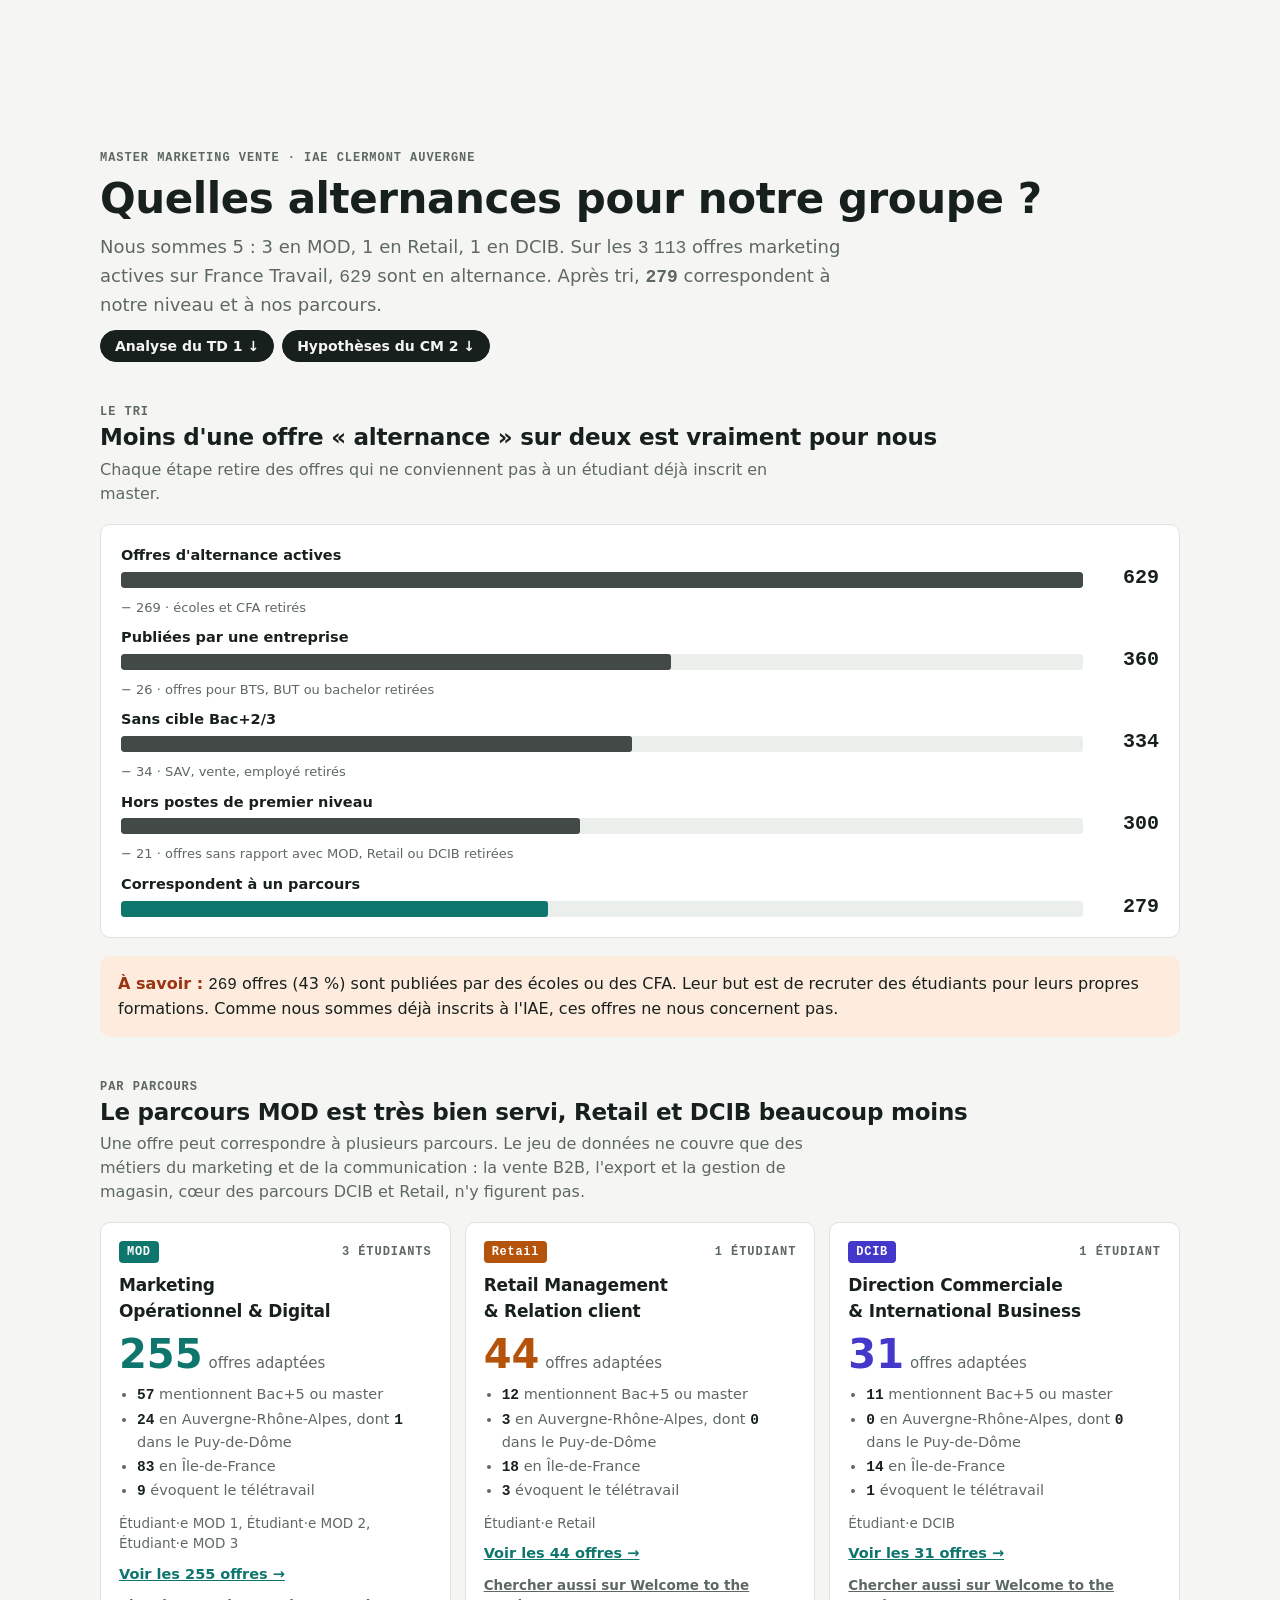
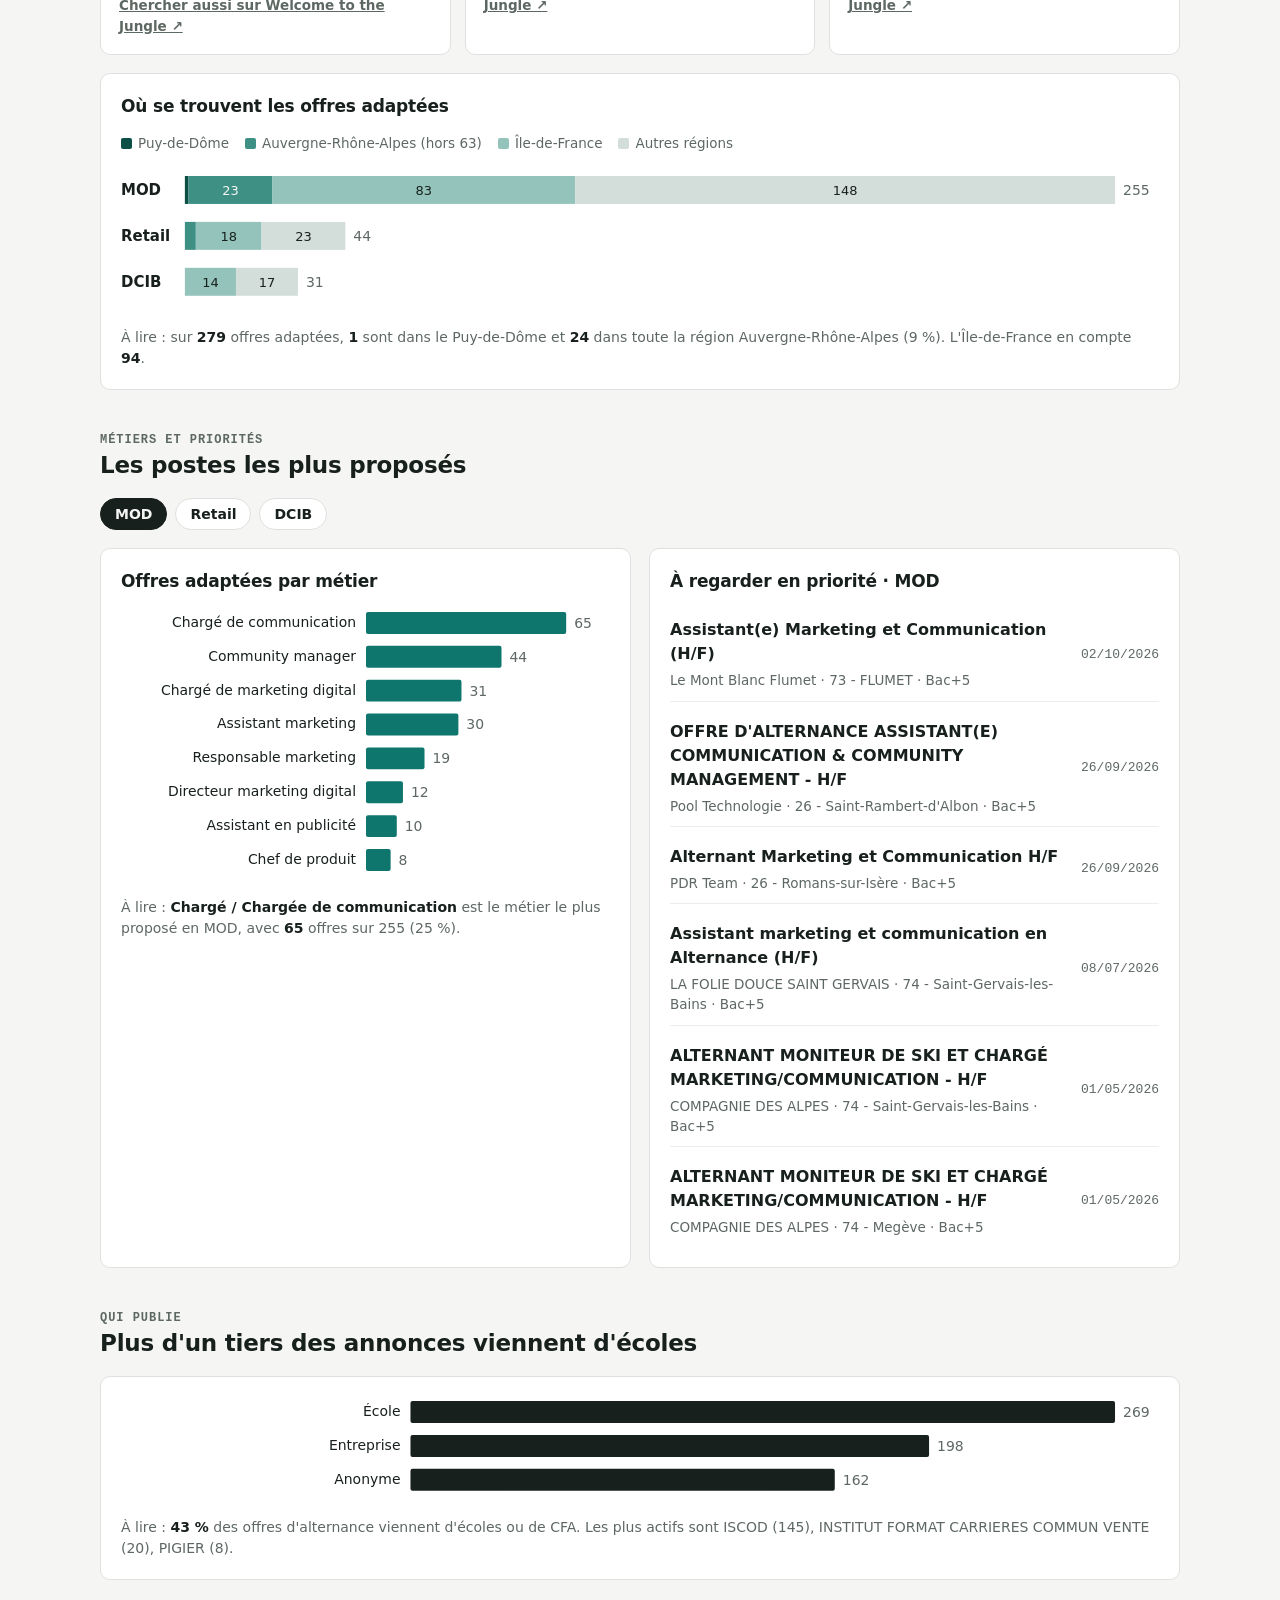
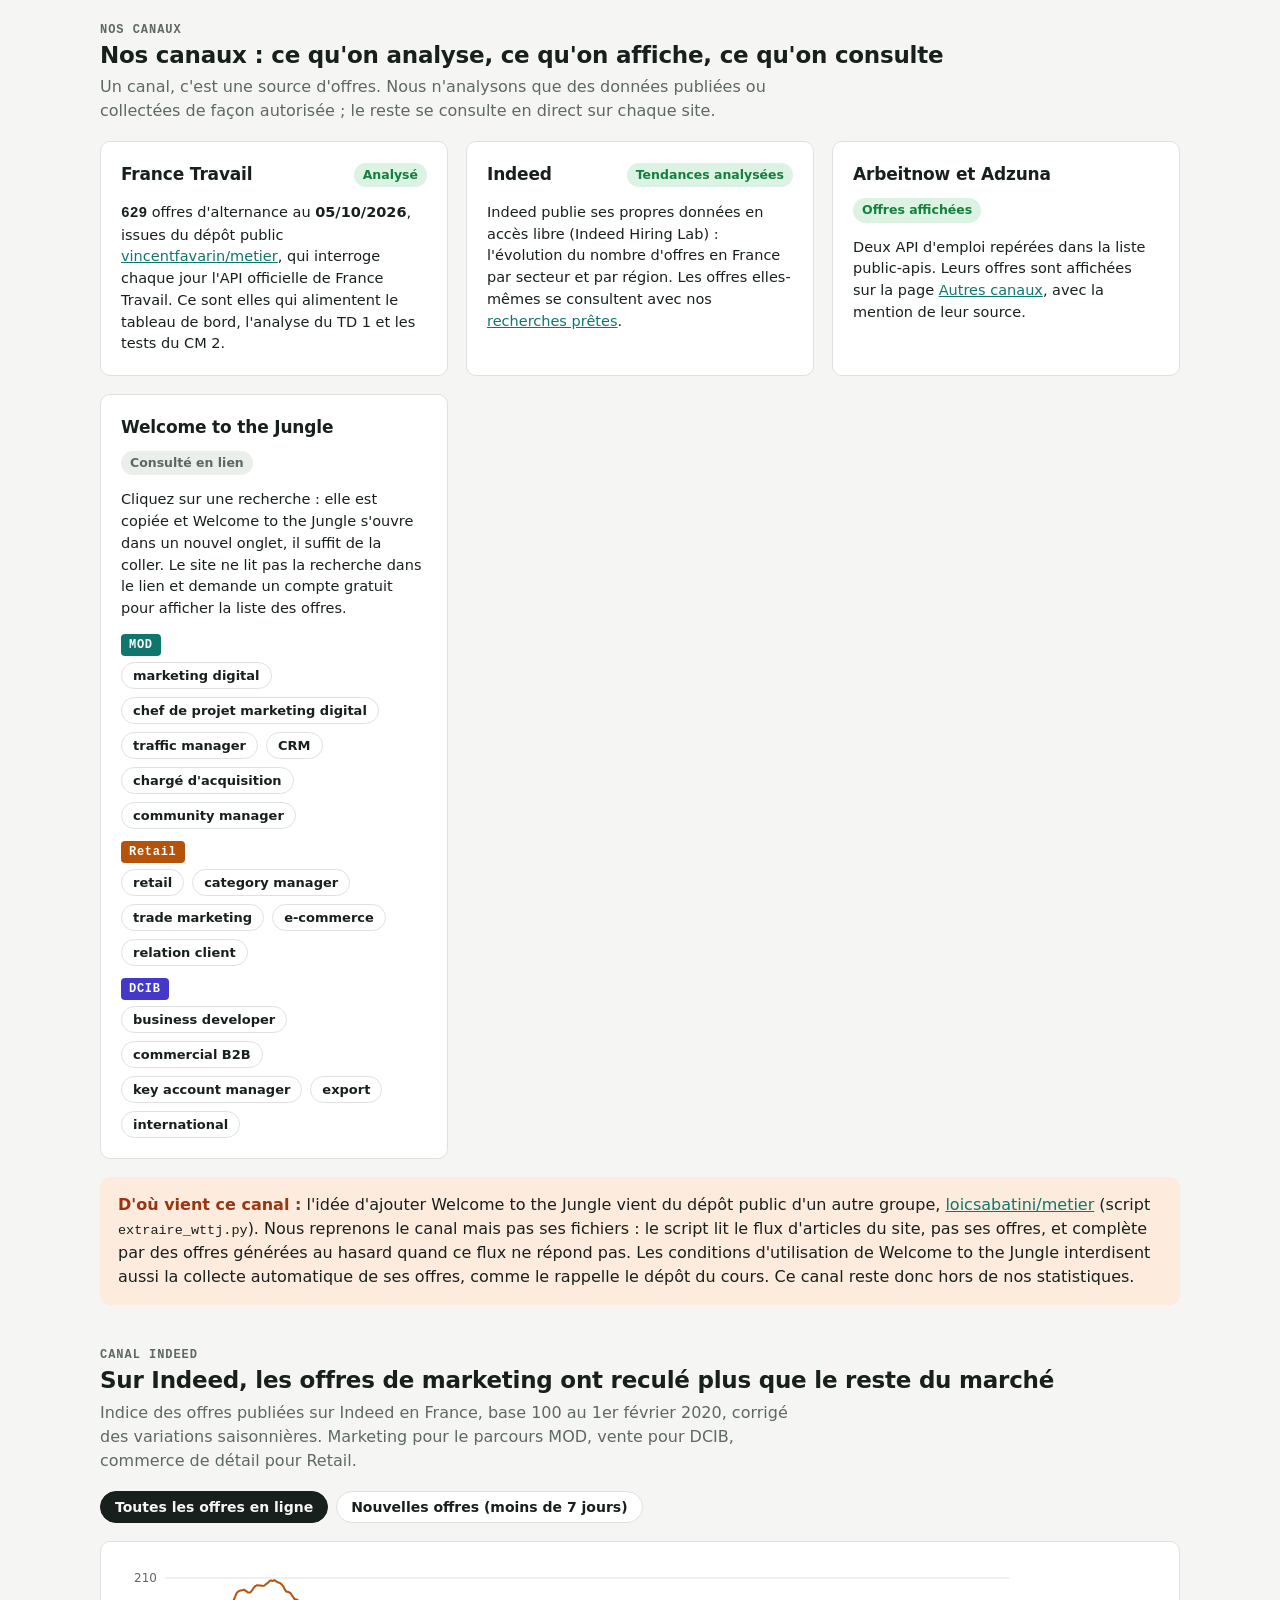
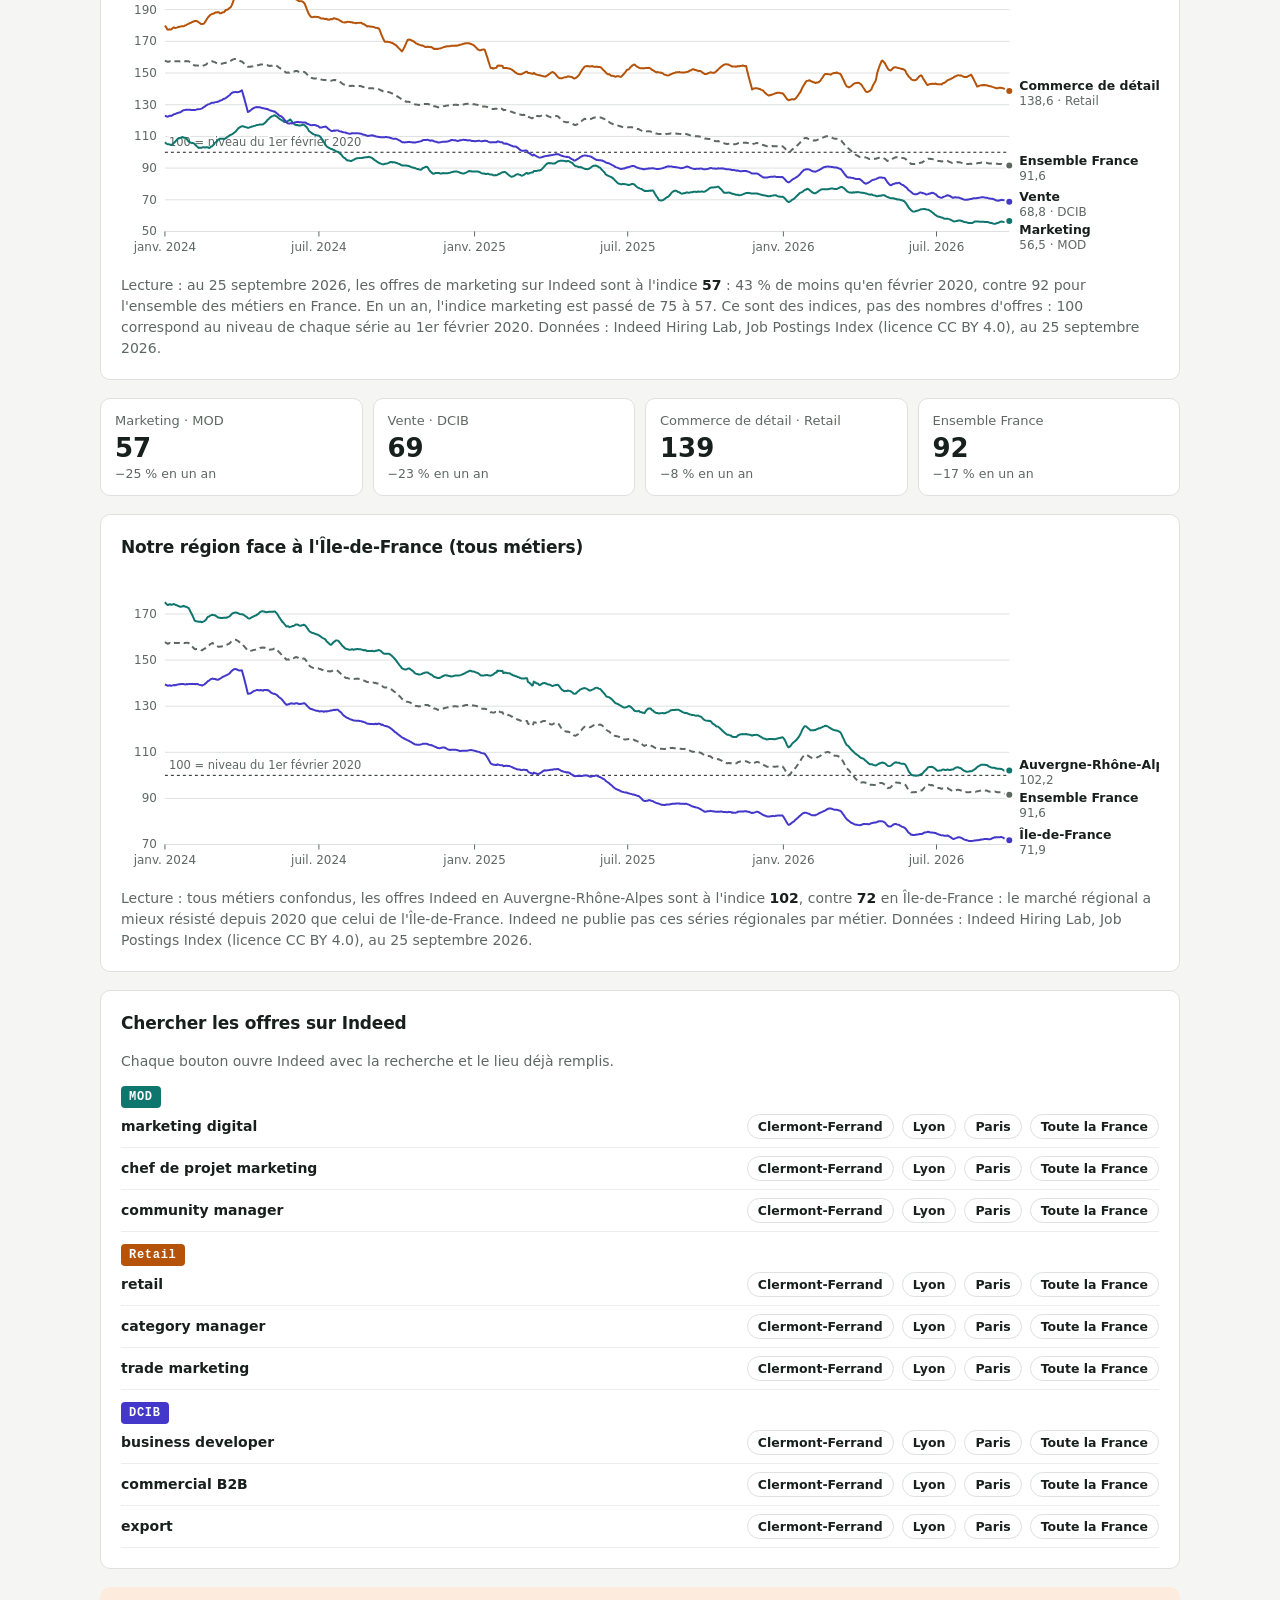
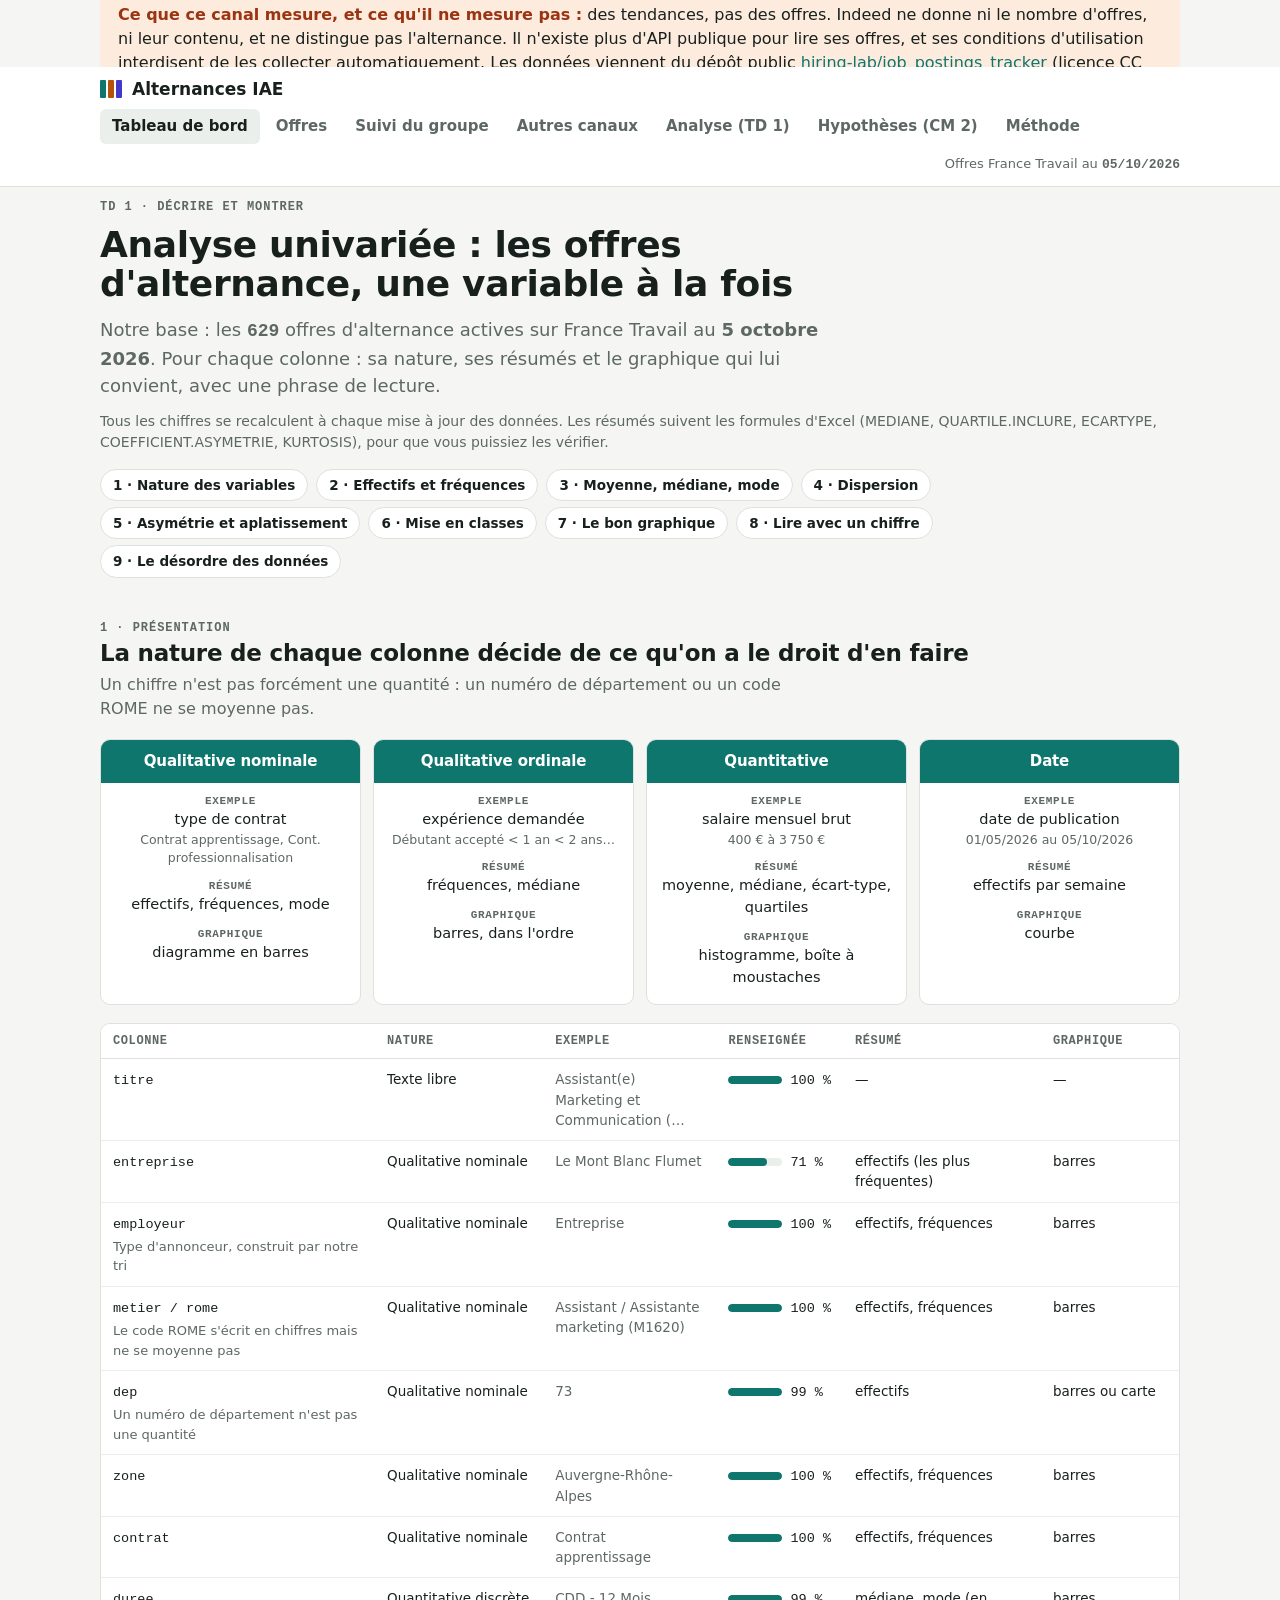
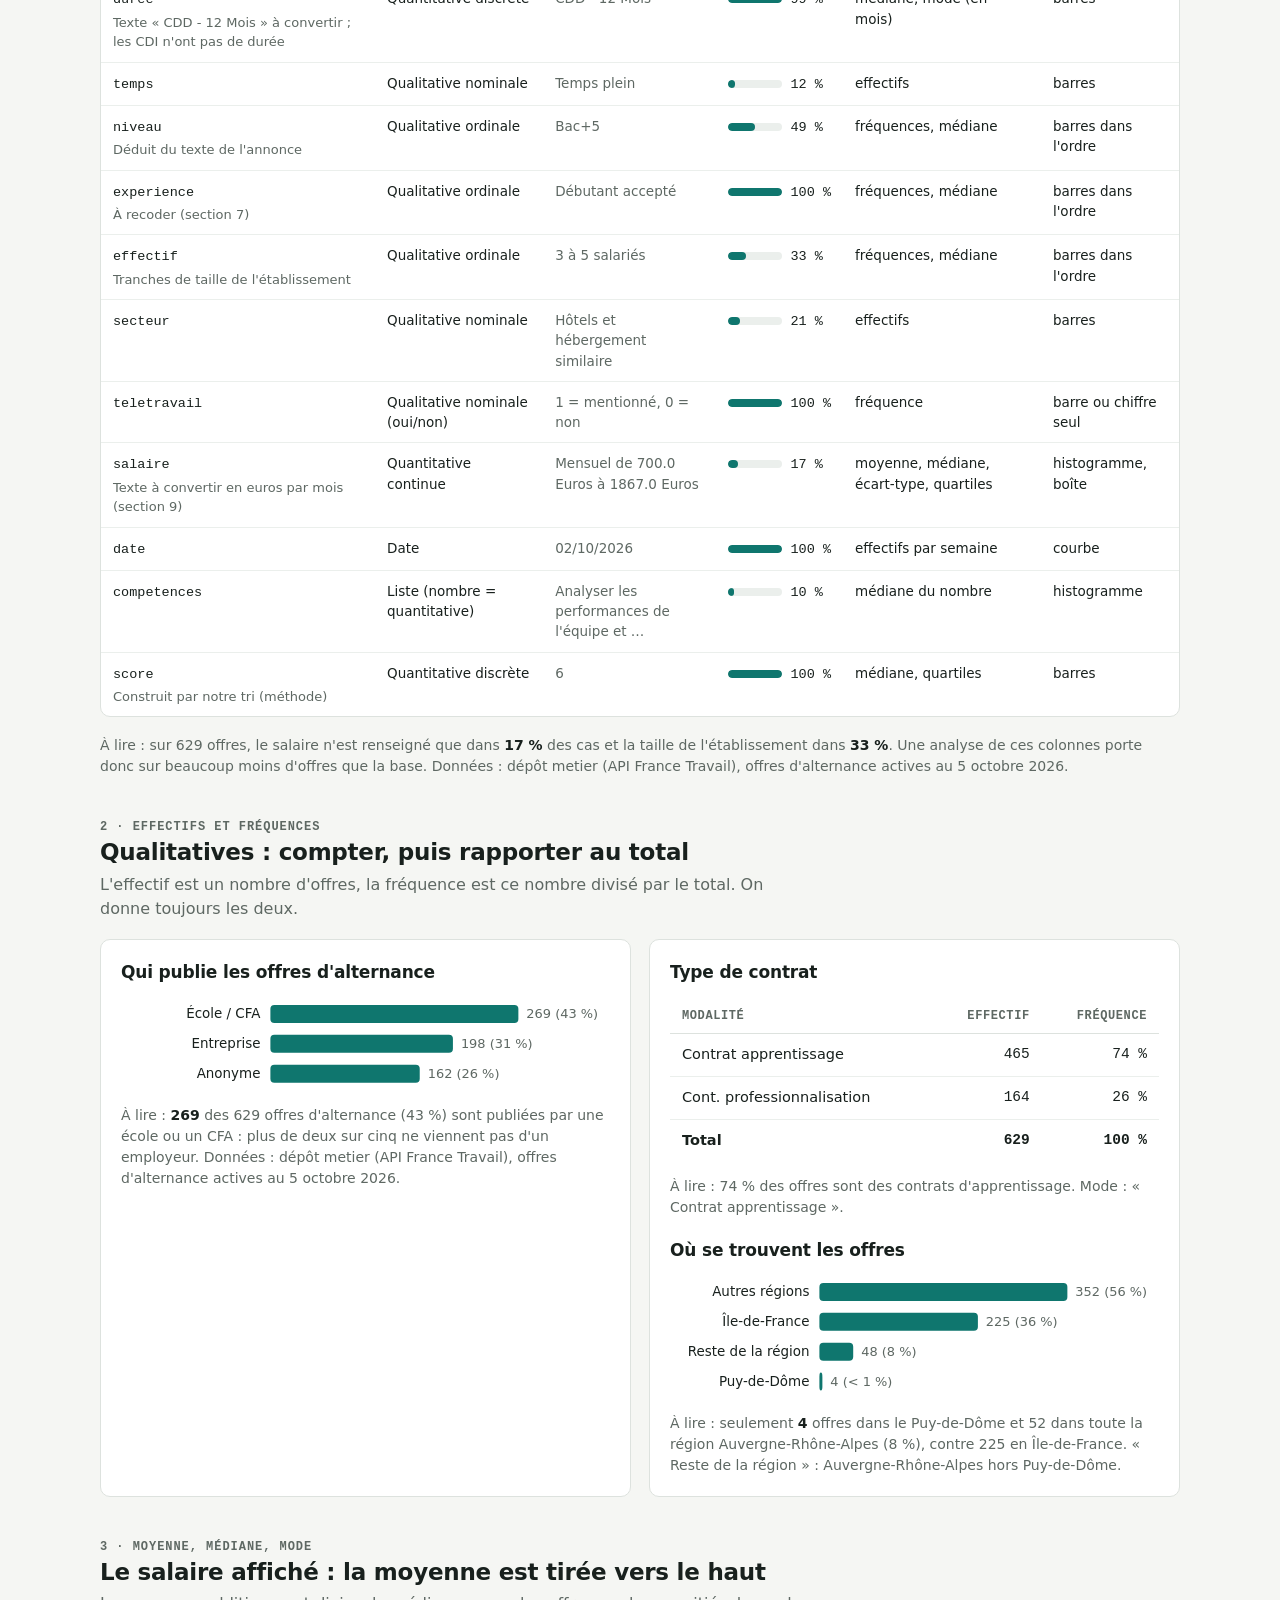
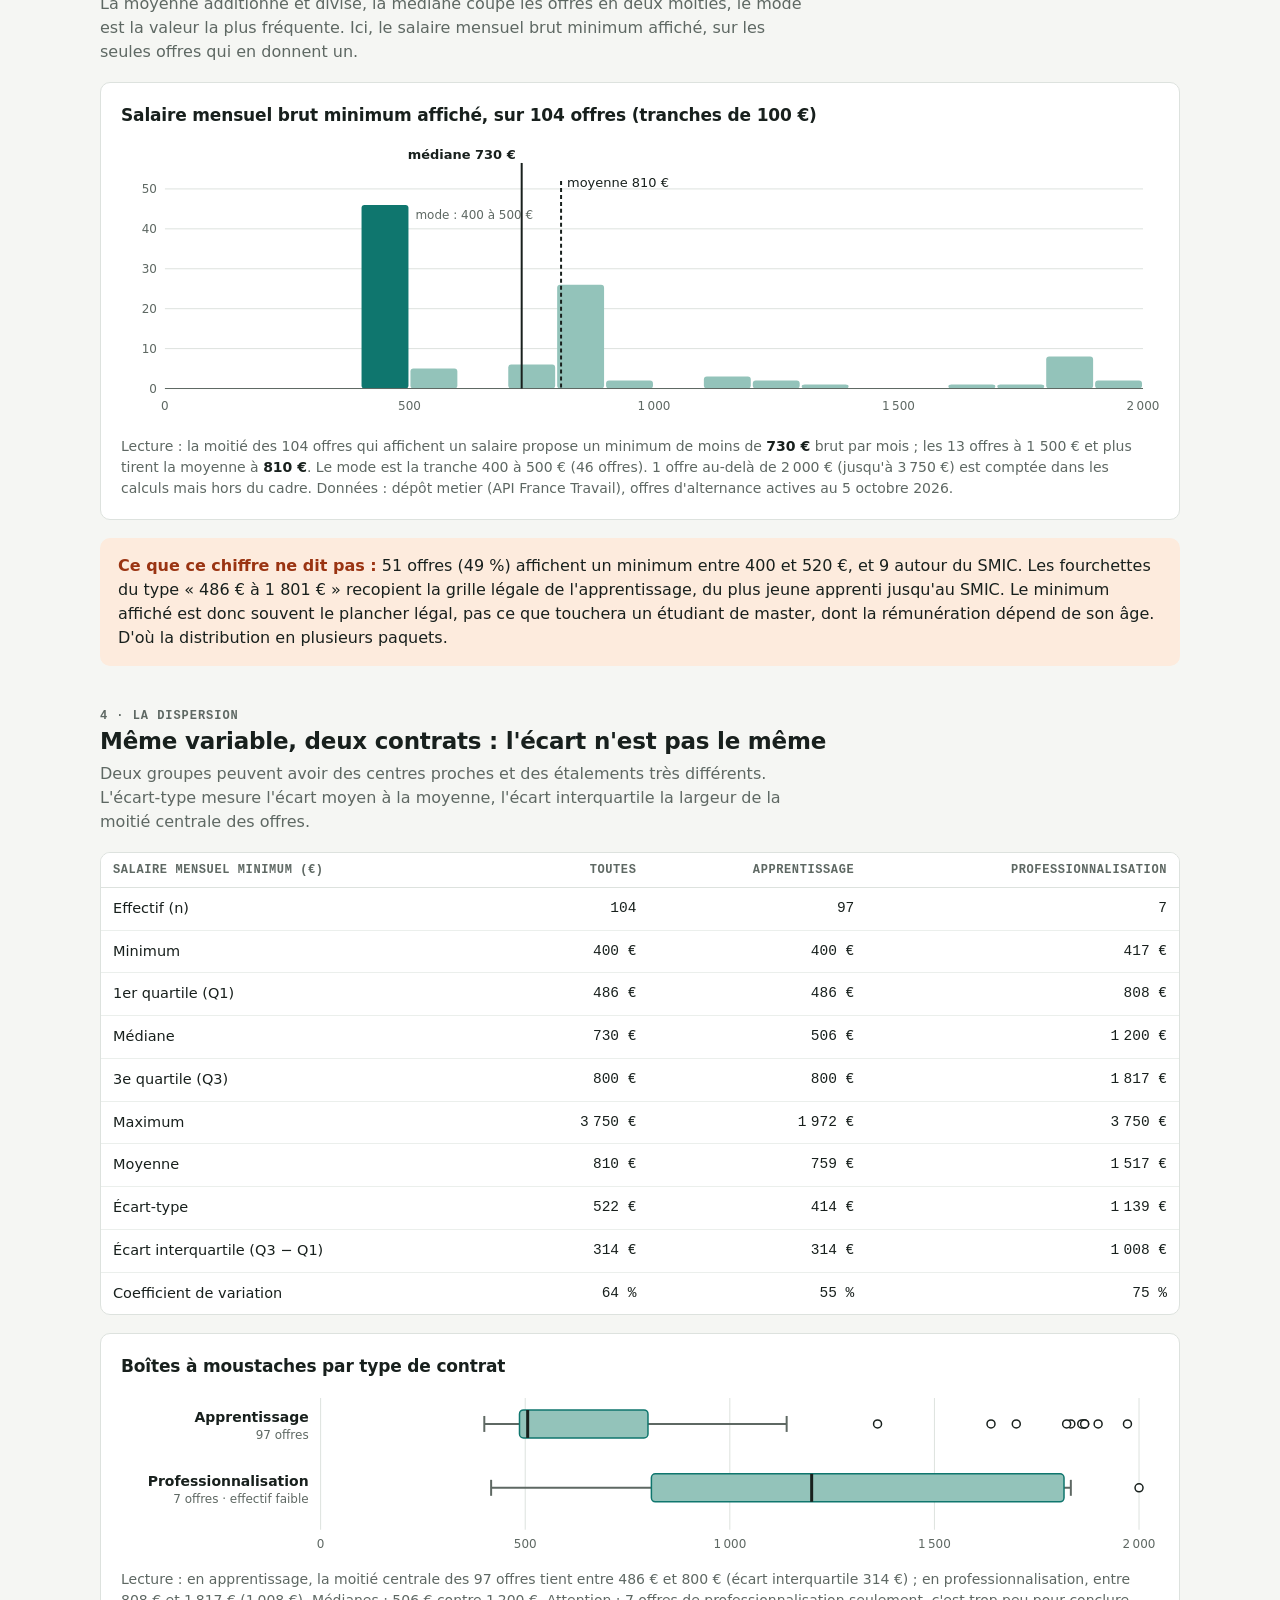
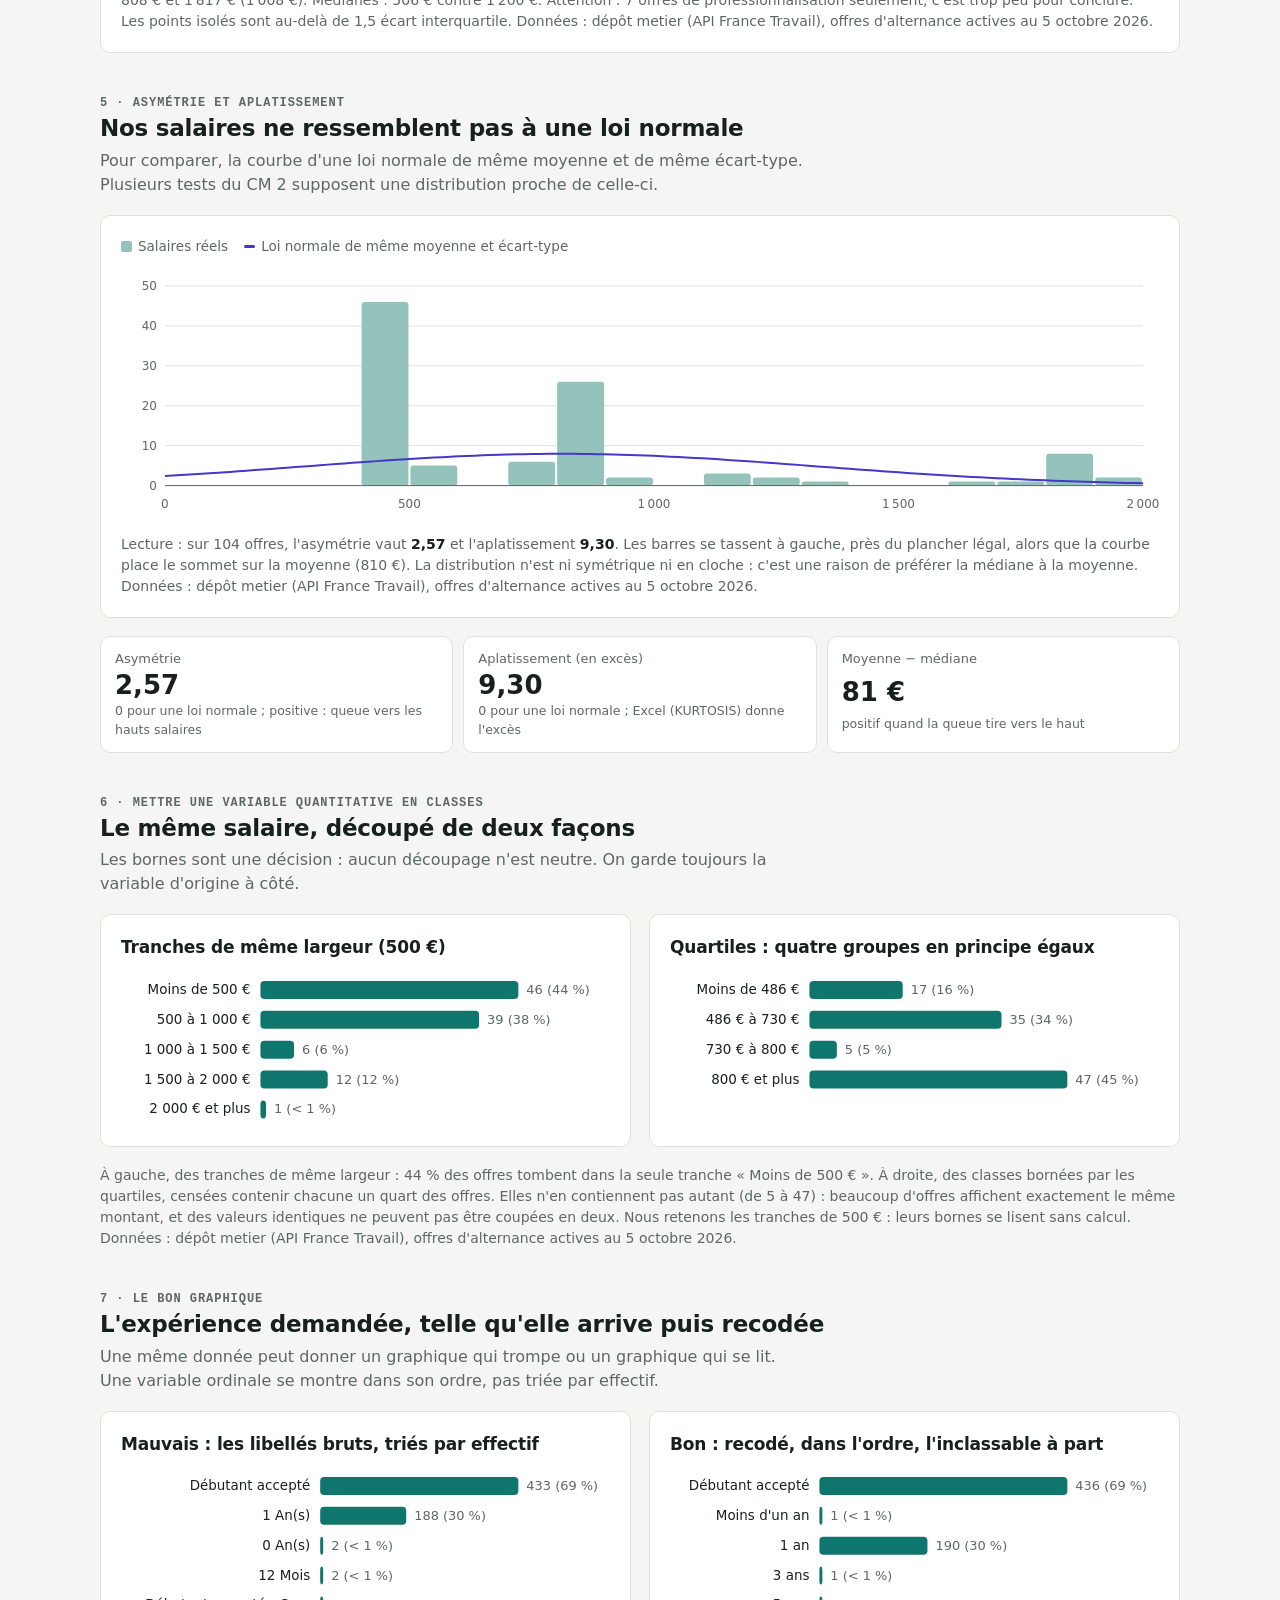
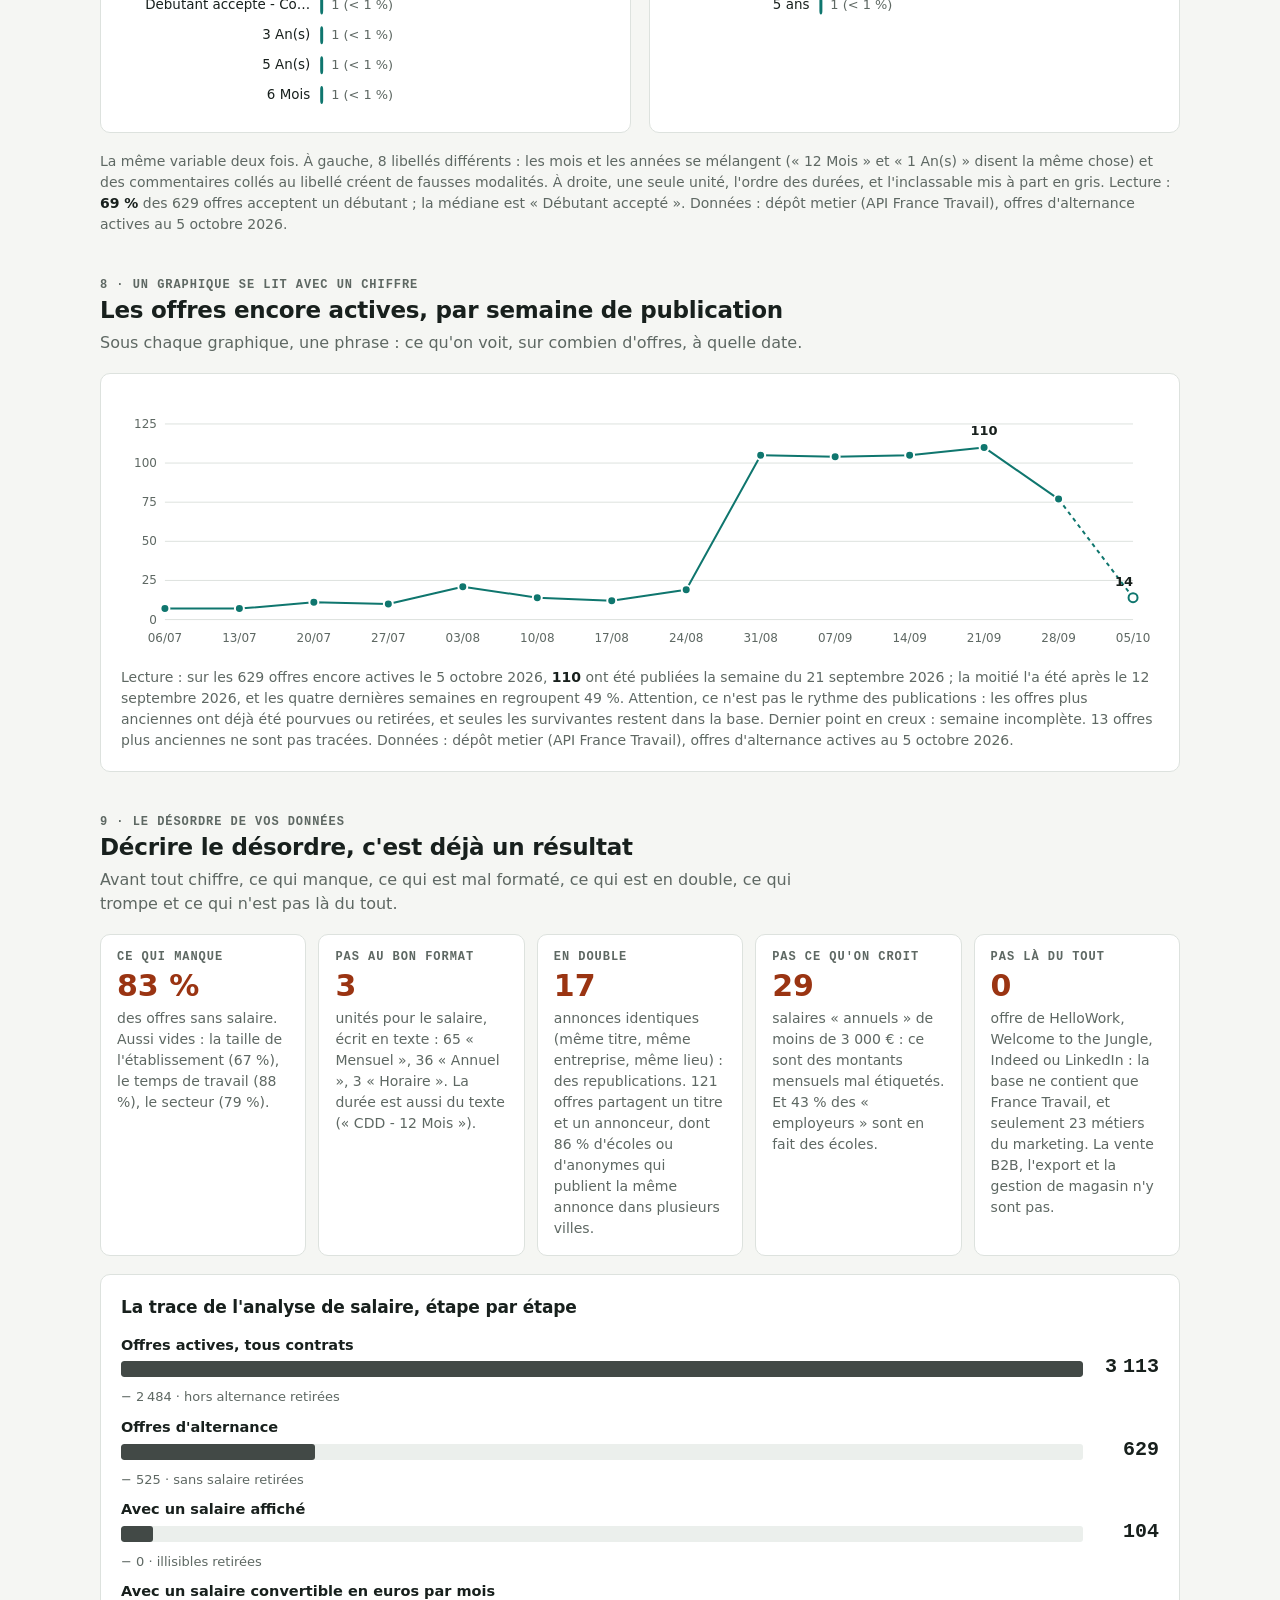
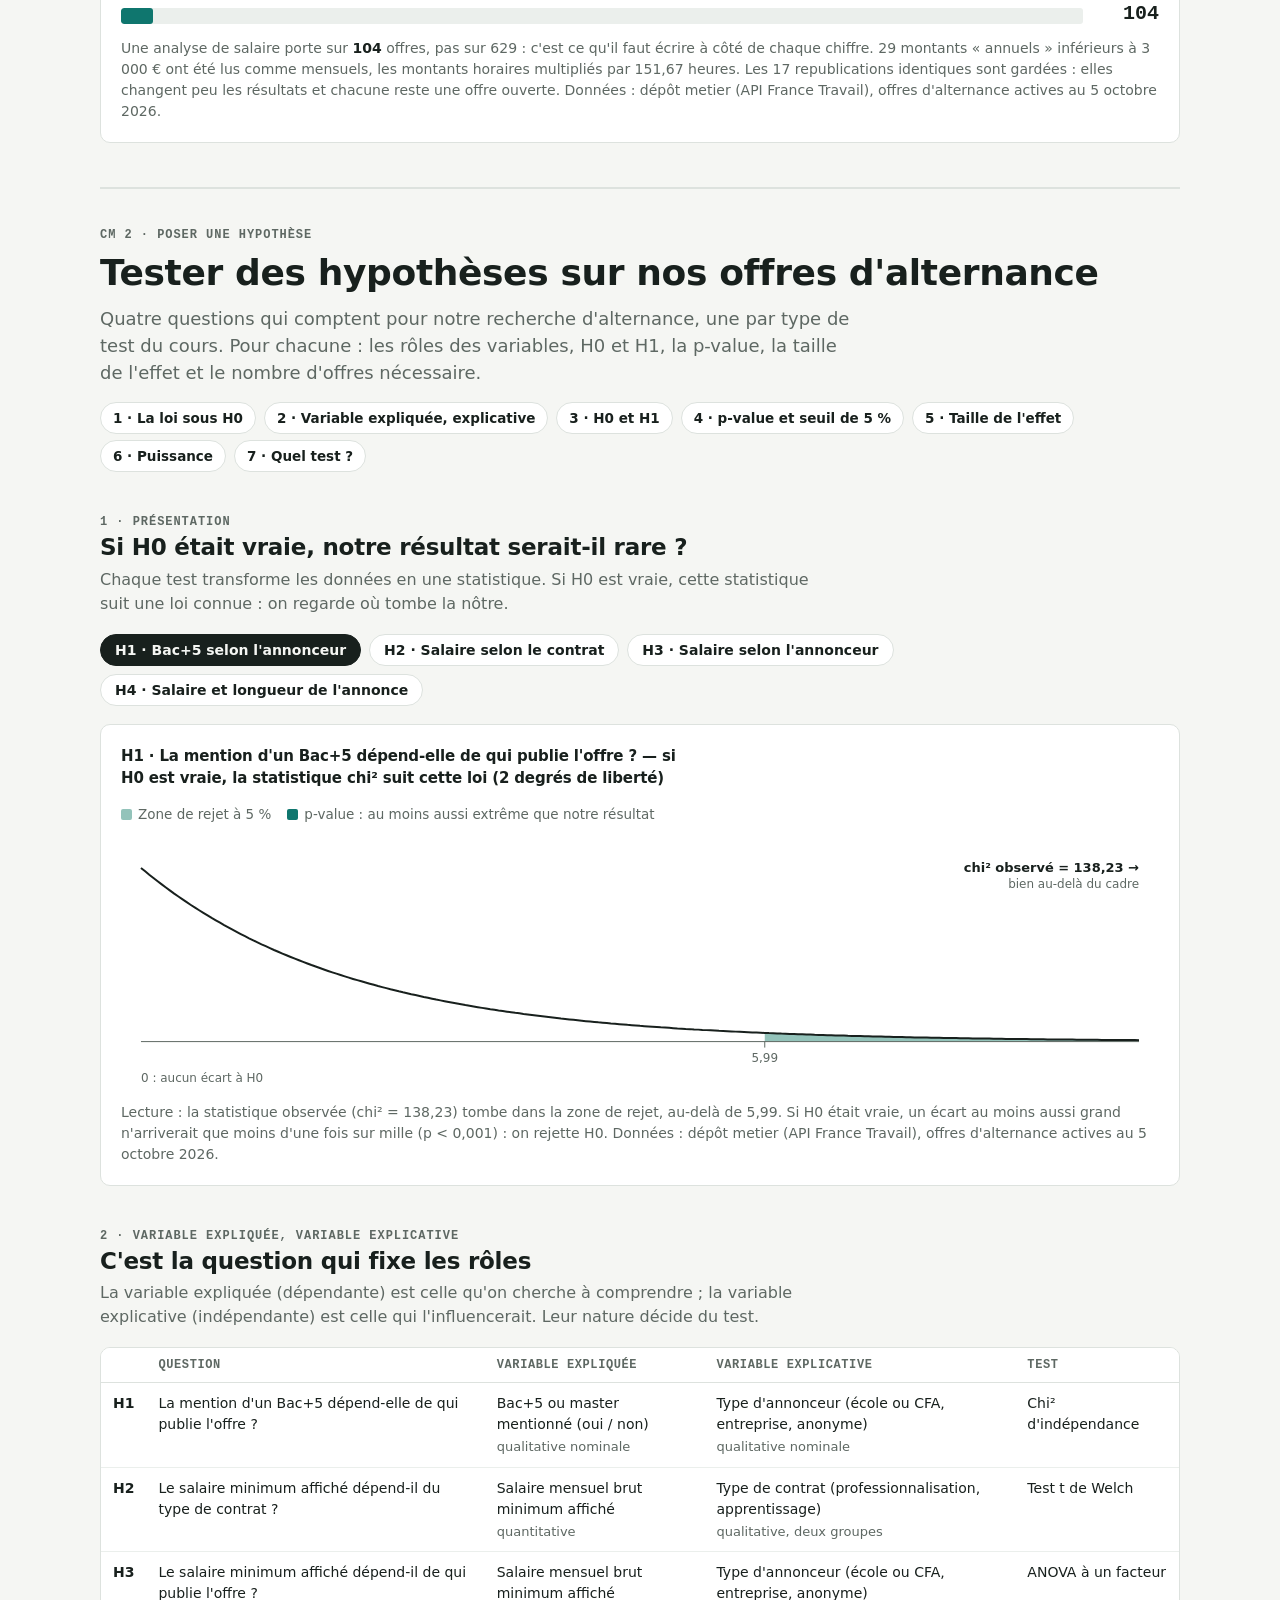
<file: analyse.html>
<!doctype html>
<html lang="fr"><head><meta charset="utf-8"><meta http-equiv="refresh" content="0; url=index.html#analyse">
<title>Alternances IAE · Analyse (TD 1)</title></head>
<body><p>L'analyse est maintenant sur la page d'accueil : <a href="index.html#analyse">ouvrir</a>.</p></body></html>
</file>
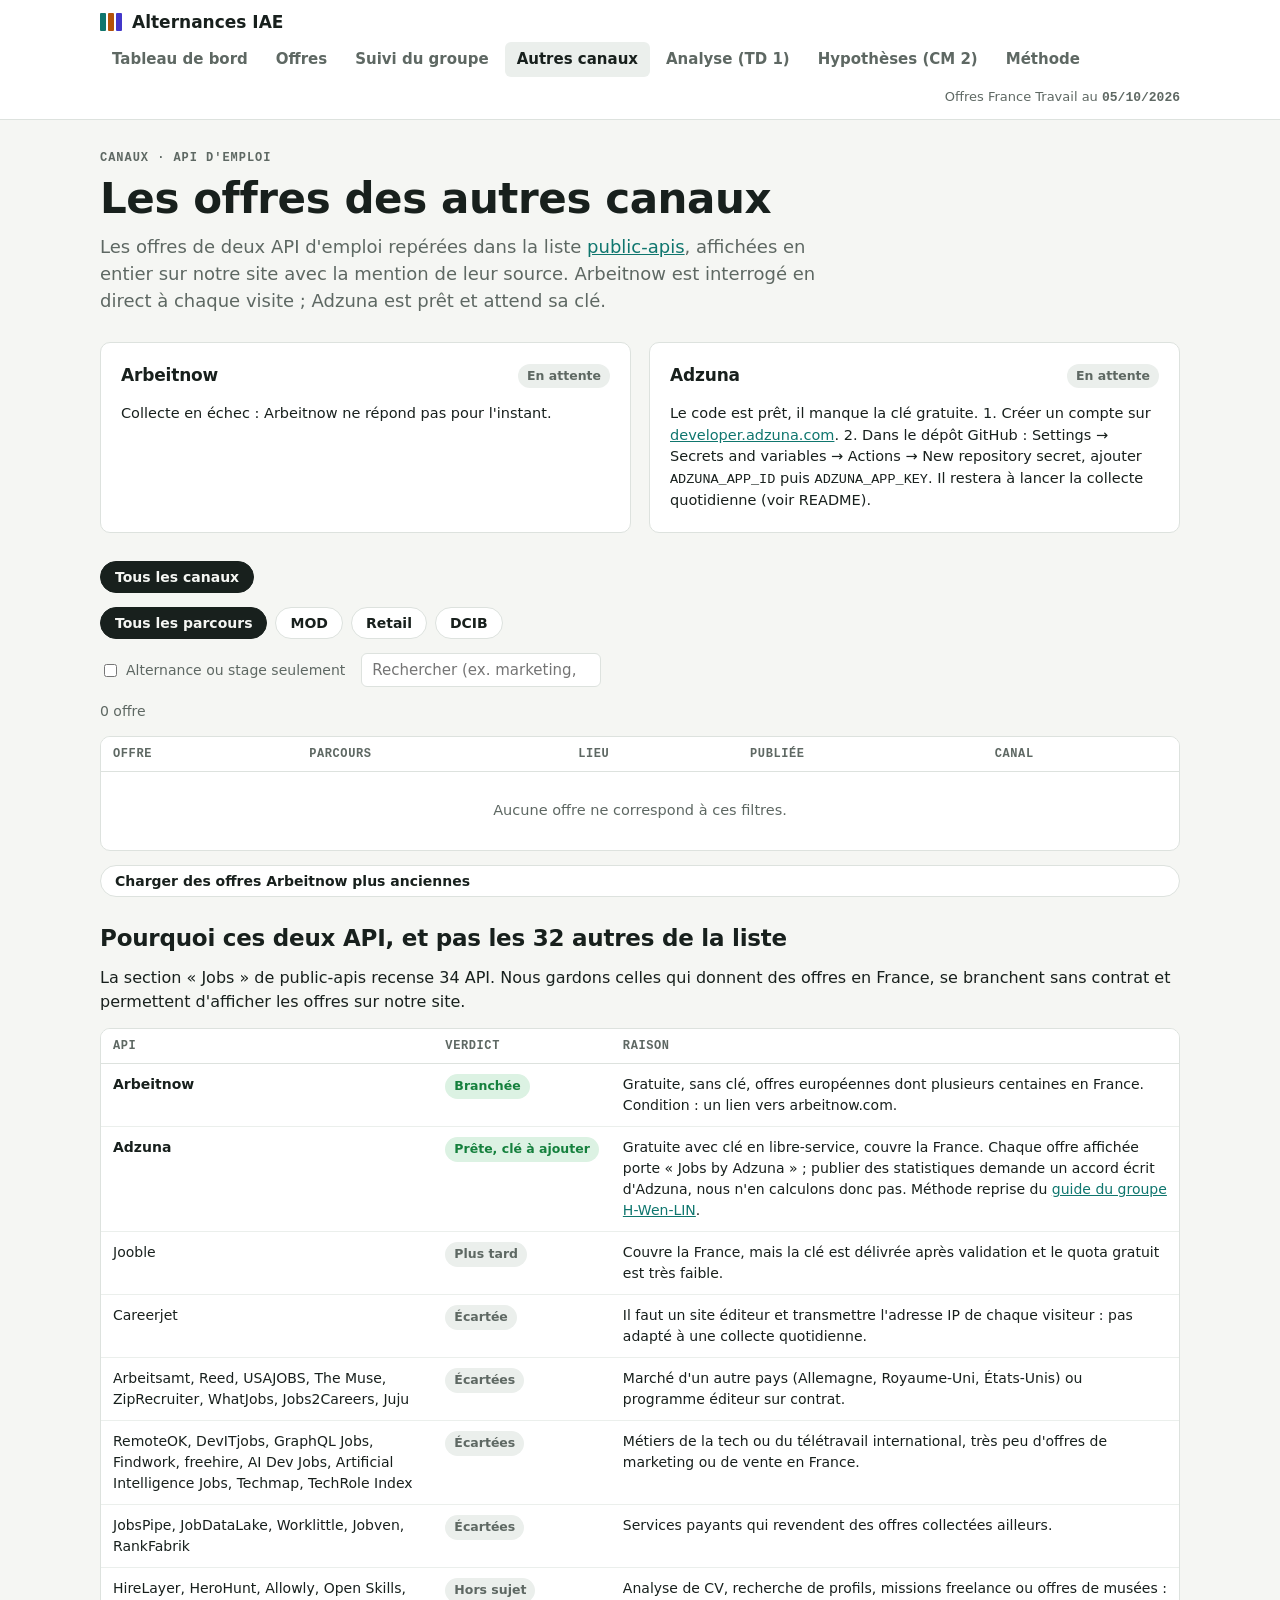
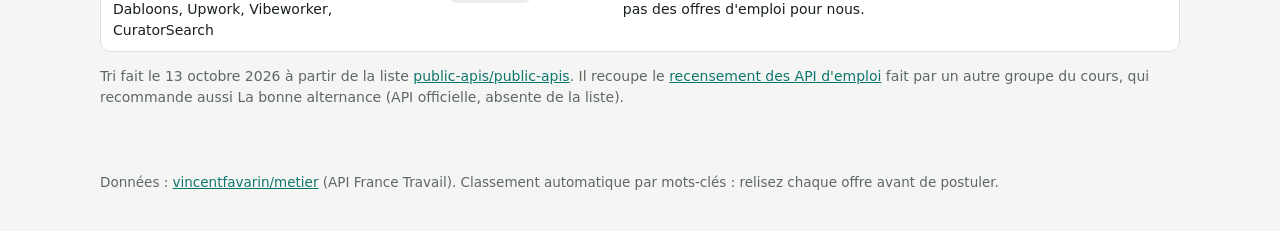
<file: canaux.html>
<!doctype html>
<html lang="fr">
<head>
<meta charset="utf-8">
<meta name="viewport" content="width=device-width, initial-scale=1">
<title>Alternances IAE · Autres canaux</title>
<link rel="stylesheet" href="assets/style.css?v=20261013">
<script src="data/offres.js?v=20261013"></script>
<script src="data/canaux.js?v=20261013"></script>
<script src="assets/app.js?v=20261013"></script>
<script src="assets/canaux.js?v=20261013"></script>
</head>
<body data-page="canaux">
<main class="wrap" style="gap:28px">
  <header class="page">
    <span class="eyebrow">Canaux · API d'emploi</span>
    <h1>Les offres des autres canaux</h1>
    <p class="lede" id="c-lede">Les offres de deux API d'emploi repérées dans la liste <a href="https://github.com/public-apis/public-apis#jobs" target="_blank" rel="noopener">public-apis</a>, affichées en entier sur notre site avec la mention de leur source.</p>
  </header>

  <section>
    <div class="grid2" id="c-sources"></div>
  </section>

  <section style="gap:14px">
    <div class="chips" id="c-src" role="group" aria-label="Filtrer par canal"></div>
    <div class="chips" id="c-par" role="group" aria-label="Filtrer par parcours"></div>
    <div class="filters">
      <label for="c-alt"><input type="checkbox" id="c-alt"> Alternance ou stage seulement</label>
      <input type="search" id="c-q" placeholder="Rechercher (ex. marketing, Lyon)" aria-label="Rechercher une offre">
    </div>
    <p class="count" id="c-count"></p>
    <div class="tablewrap">
      <table class="canaux">
        <thead><tr><th>Offre</th><th>Parcours</th><th>Lieu</th><th>Publiée</th><th>Canal</th></tr></thead>
        <tbody id="c-tbody"></tbody>
      </table>
    </div>
    <button class="btn" type="button" id="c-more" style="justify-self:start">Afficher 50 offres de plus</button>
  </section>

  <section class="prose" style="max-width:none">
    <h2>Pourquoi ces deux API, et pas les 32 autres de la liste</h2>
    <p>La section « Jobs » de public-apis recense 34 API. Nous gardons celles qui donnent des offres en France, se branchent sans contrat et permettent d'afficher les offres sur notre site.</p>
    <div class="tablewrap">
      <table class="choix">
        <thead><tr><th>API</th><th>Verdict</th><th>Raison</th></tr></thead>
        <tbody>
          <tr><td><b>Arbeitnow</b></td><td><span class="dec oui">Branchée</span></td><td>Gratuite, sans clé, offres européennes dont plusieurs centaines en France. Condition : un lien vers arbeitnow.com.</td></tr>
          <tr><td><b>Adzuna</b></td><td><span class="dec oui">Prête, clé à ajouter</span></td><td>Gratuite avec clé en libre-service, couvre la France. Chaque offre affichée porte « Jobs by Adzuna » ; publier des statistiques demande un accord écrit d'Adzuna, nous n'en calculons donc pas. Méthode reprise du <a href="https://github.com/H-Wen-LIN/metier/blob/main/guide-adzuna.md" target="_blank" rel="noopener">guide du groupe H-Wen-LIN</a>.</td></tr>
          <tr><td>Jooble</td><td><span class="dec non">Plus tard</span></td><td>Couvre la France, mais la clé est délivrée après validation et le quota gratuit est très faible.</td></tr>
          <tr><td>Careerjet</td><td><span class="dec non">Écartée</span></td><td>Il faut un site éditeur et transmettre l'adresse IP de chaque visiteur : pas adapté à une collecte quotidienne.</td></tr>
          <tr><td>Arbeitsamt, Reed, USAJOBS, The Muse, ZipRecruiter, WhatJobs, Jobs2Careers, Juju</td><td><span class="dec non">Écartées</span></td><td>Marché d'un autre pays (Allemagne, Royaume-Uni, États-Unis) ou programme éditeur sur contrat.</td></tr>
          <tr><td>RemoteOK, DevITjobs, GraphQL Jobs, Findwork, freehire, AI Dev Jobs, Artificial Intelligence Jobs, Techmap, TechRole Index</td><td><span class="dec non">Écartées</span></td><td>Métiers de la tech ou du télétravail international, très peu d'offres de marketing ou de vente en France.</td></tr>
          <tr><td>JobsPipe, JobDataLake, Worklittle, Jobven, RankFabrik</td><td><span class="dec non">Écartées</span></td><td>Services payants qui revendent des offres collectées ailleurs.</td></tr>
          <tr><td>HireLayer, HeroHunt, Allowly, Open Skills, Dabloons, Upwork, Vibeworker, CuratorSearch</td><td><span class="dec non">Hors sujet</span></td><td>Analyse de CV, recherche de profils, missions freelance ou offres de musées : pas des offres d'emploi pour nous.</td></tr>
        </tbody>
      </table>
    </div>
    <p class="caption">Tri fait le 13 octobre 2026 à partir de la liste <a href="https://github.com/public-apis/public-apis" target="_blank" rel="noopener">public-apis/public-apis</a>. Il recoupe le <a href="https://github.com/H-Wen-LIN/metier/blob/main/sources-api.md" target="_blank" rel="noopener">recensement des API d'emploi</a> fait par un autre groupe du cours, qui recommande aussi La bonne alternance (API officielle, absente de la liste).</p>
  </section>
</main>
</body>
</html>
</file>
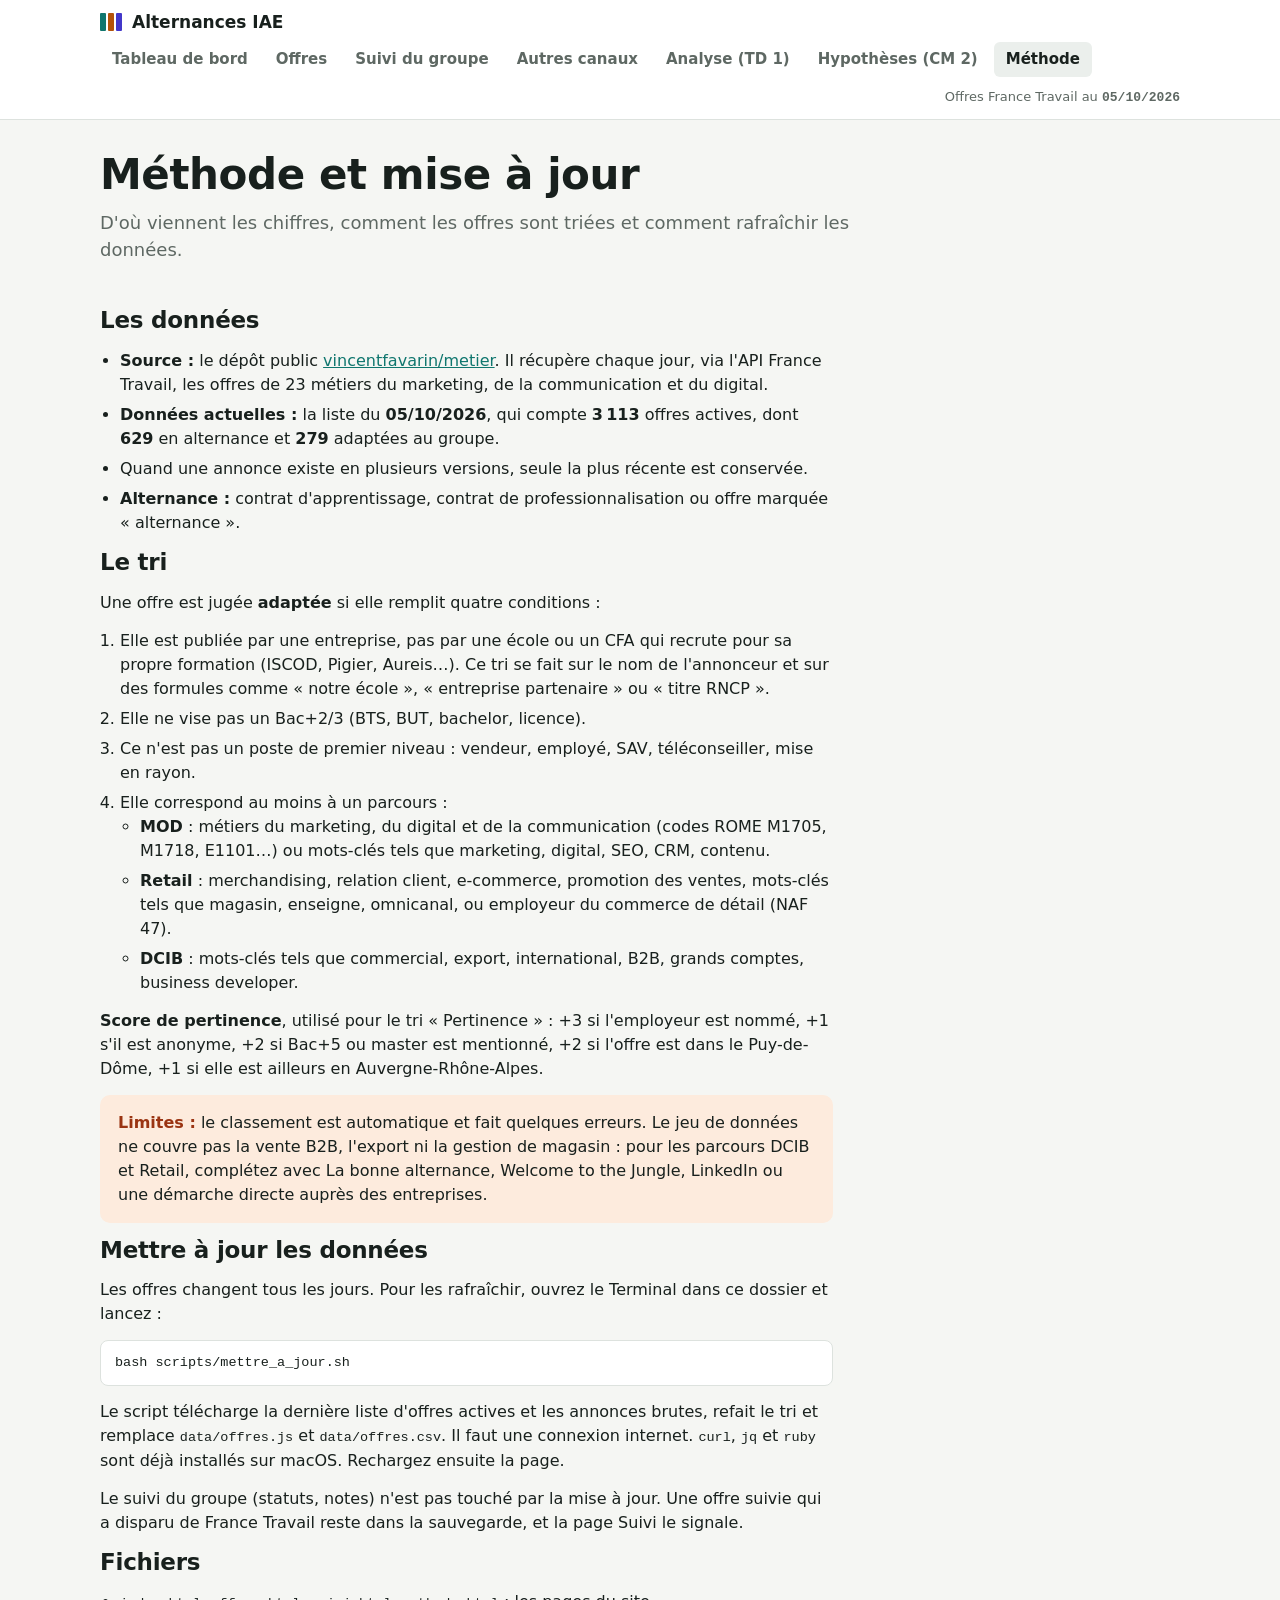
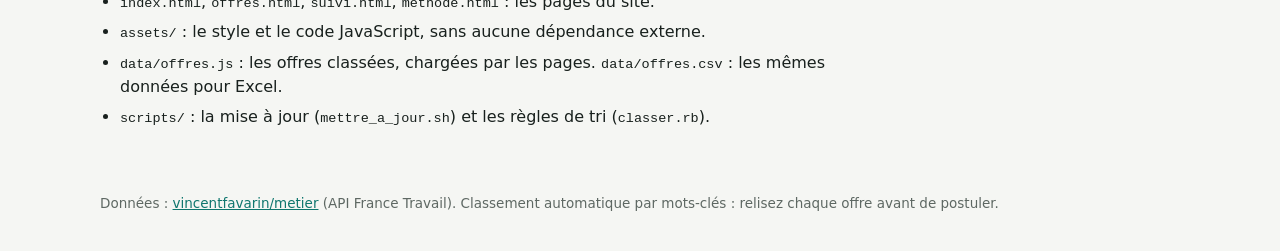
<file: methode.html>
<!doctype html>
<html lang="fr">
<head>
<meta charset="utf-8">
<meta name="viewport" content="width=device-width, initial-scale=1">
<title>Alternances IAE · Méthode</title>
<link rel="stylesheet" href="assets/style.css?v=20261013">
<script src="data/offres.js?v=20261013"></script>
<script src="assets/app.js?v=20261013"></script>
</head>
<body data-page="methode">
<main class="wrap">
  <header class="page">
    <h1>Méthode et mise à jour</h1>
    <p class="lede">D'où viennent les chiffres, comment les offres sont triées et comment rafraîchir les données.</p>
  </header>

  <section class="prose">
    <h2>Les données</h2>
    <ul>
      <li><b>Source :</b> le dépôt public <a href="https://github.com/vincentfavarin/metier" target="_blank" rel="noopener">vincentfavarin/metier</a>. Il récupère chaque jour, via l'API France Travail, les offres de 23 métiers du marketing, de la communication et du digital.</li>
      <li><b>Données actuelles :</b> la liste du <b data-v="maj"></b>, qui compte <b data-v="actives"></b> offres actives, dont <b data-v="alternances"></b> en alternance et <b data-v="adaptees"></b> adaptées au groupe.</li>
      <li>Quand une annonce existe en plusieurs versions, seule la plus récente est conservée.</li>
      <li><b>Alternance :</b> contrat d'apprentissage, contrat de professionnalisation ou offre marquée « alternance ».</li>
    </ul>

    <h2>Le tri</h2>
    <p>Une offre est jugée <b>adaptée</b> si elle remplit quatre conditions :</p>
    <ol>
      <li>Elle est publiée par une entreprise, pas par une école ou un CFA qui recrute pour sa propre formation (ISCOD, Pigier, Aureis…). Ce tri se fait sur le nom de l'annonceur et sur des formules comme « notre école », « entreprise partenaire » ou « titre RNCP ».</li>
      <li>Elle ne vise pas un Bac+2/3 (BTS, BUT, bachelor, licence).</li>
      <li>Ce n'est pas un poste de premier niveau : vendeur, employé, SAV, téléconseiller, mise en rayon.</li>
      <li>Elle correspond au moins à un parcours :
        <ul>
          <li><b>MOD</b> : métiers du marketing, du digital et de la communication (codes ROME M1705, M1718, E1101…) ou mots-clés tels que marketing, digital, SEO, CRM, contenu.</li>
          <li><b>Retail</b> : merchandising, relation client, e-commerce, promotion des ventes, mots-clés tels que magasin, enseigne, omnicanal, ou employeur du commerce de détail (NAF 47).</li>
          <li><b>DCIB</b> : mots-clés tels que commercial, export, international, B2B, grands comptes, business developer.</li>
        </ul></li>
    </ol>
    <p><b>Score de pertinence</b>, utilisé pour le tri « Pertinence » : +3 si l'employeur est nommé, +1 s'il est anonyme, +2 si Bac+5 ou master est mentionné, +2 si l'offre est dans le Puy-de-Dôme, +1 si elle est ailleurs en Auvergne-Rhône-Alpes.</p>
    <div class="callout"><p><strong>Limites :</strong> le classement est automatique et fait quelques erreurs. Le jeu de données ne couvre pas la vente B2B, l'export ni la gestion de magasin : pour les parcours DCIB et Retail, complétez avec La bonne alternance, Welcome to the Jungle, LinkedIn ou une démarche directe auprès des entreprises.</p></div>

    <h2>Mettre à jour les données</h2>
    <p>Les offres changent tous les jours. Pour les rafraîchir, ouvrez le Terminal dans ce dossier et lancez :</p>
    <pre>bash scripts/mettre_a_jour.sh</pre>
    <p>Le script télécharge la dernière liste d'offres actives et les annonces brutes, refait le tri et remplace <code>data/offres.js</code> et <code>data/offres.csv</code>. Il faut une connexion internet. <code>curl</code>, <code>jq</code> et <code>ruby</code> sont déjà installés sur macOS. Rechargez ensuite la page.</p>
    <p>Le suivi du groupe (statuts, notes) n'est pas touché par la mise à jour. Une offre suivie qui a disparu de France Travail reste dans la sauvegarde, et la page Suivi le signale.</p>

    <h2>Fichiers</h2>
    <ul>
      <li><code>index.html</code>, <code>offres.html</code>, <code>suivi.html</code>, <code>methode.html</code> : les pages du site.</li>
      <li><code>assets/</code> : le style et le code JavaScript, sans aucune dépendance externe.</li>
      <li><code>data/offres.js</code> : les offres classées, chargées par les pages. <code>data/offres.csv</code> : les mêmes données pour Excel.</li>
      <li><code>scripts/</code> : la mise à jour (<code>mettre_a_jour.sh</code>) et les règles de tri (<code>classer.rb</code>).</li>
    </ul>
  </section>
</main>
</body>
</html>
</file>
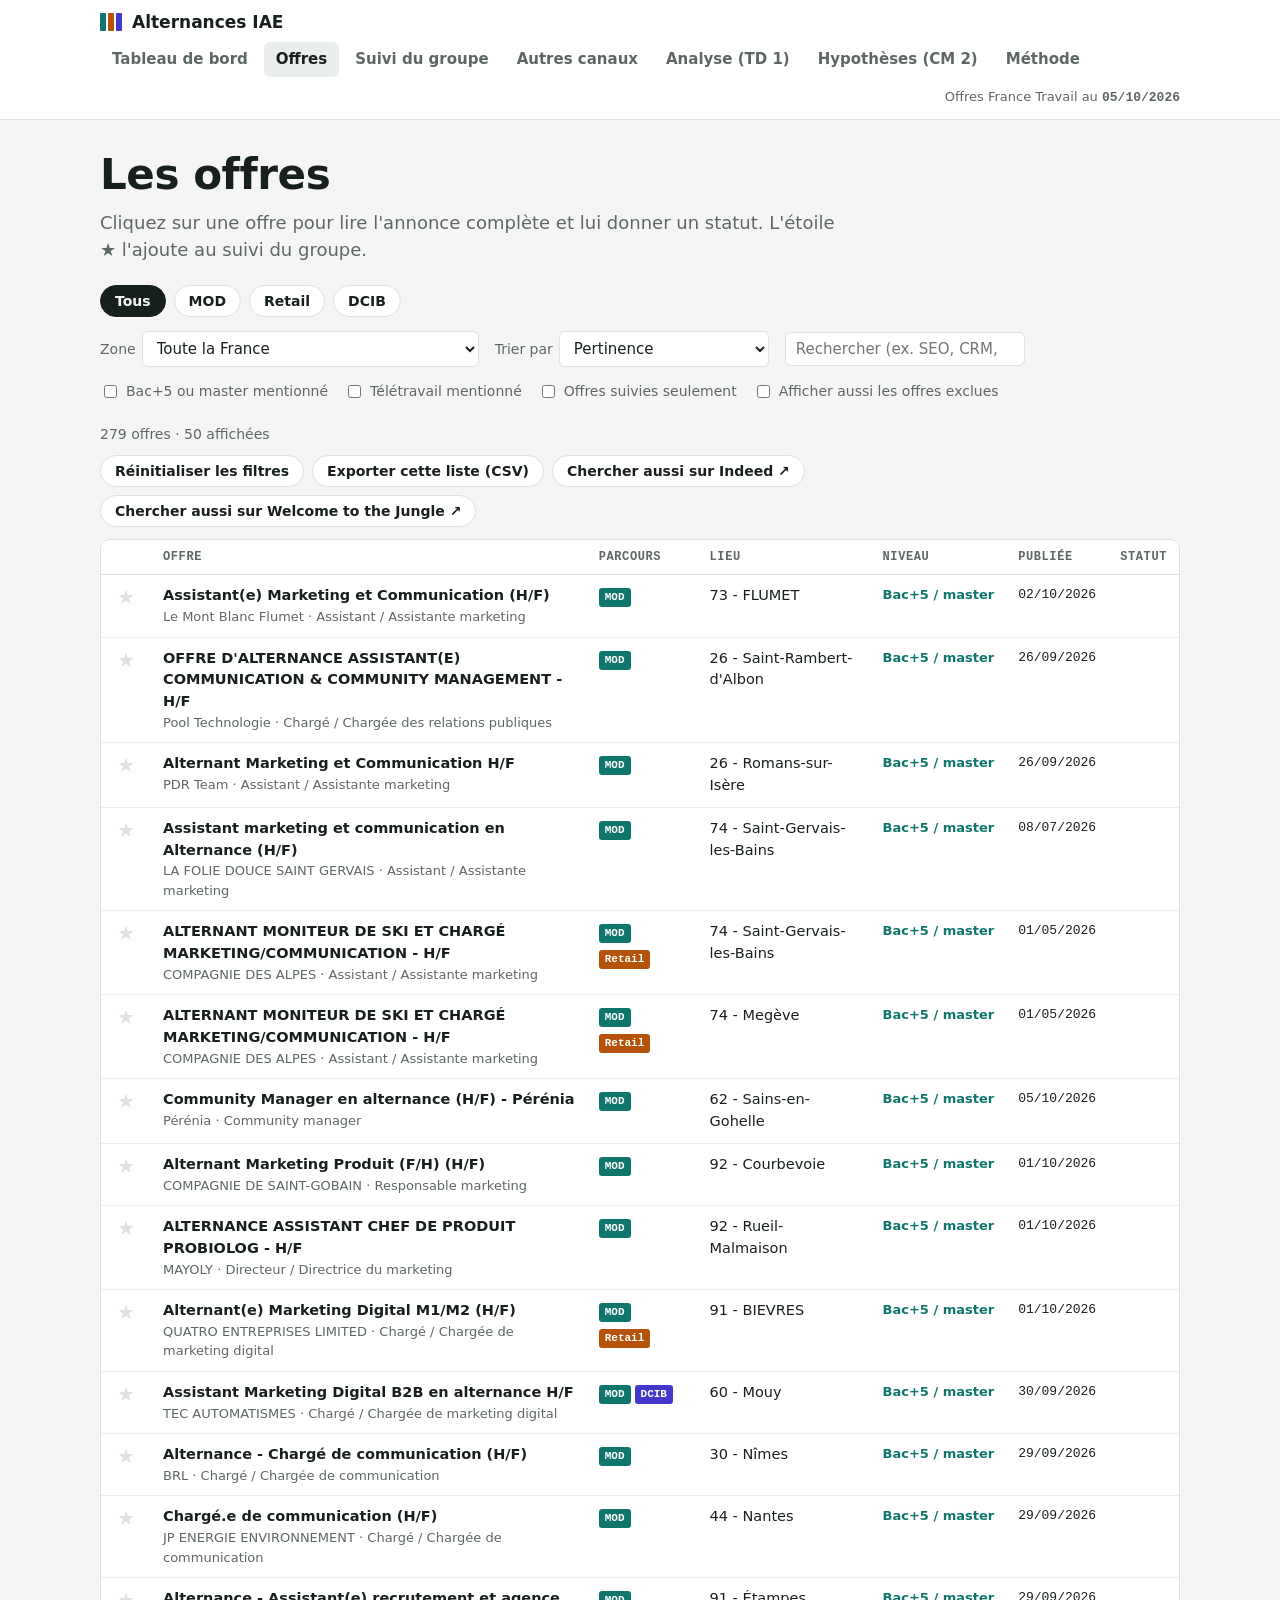
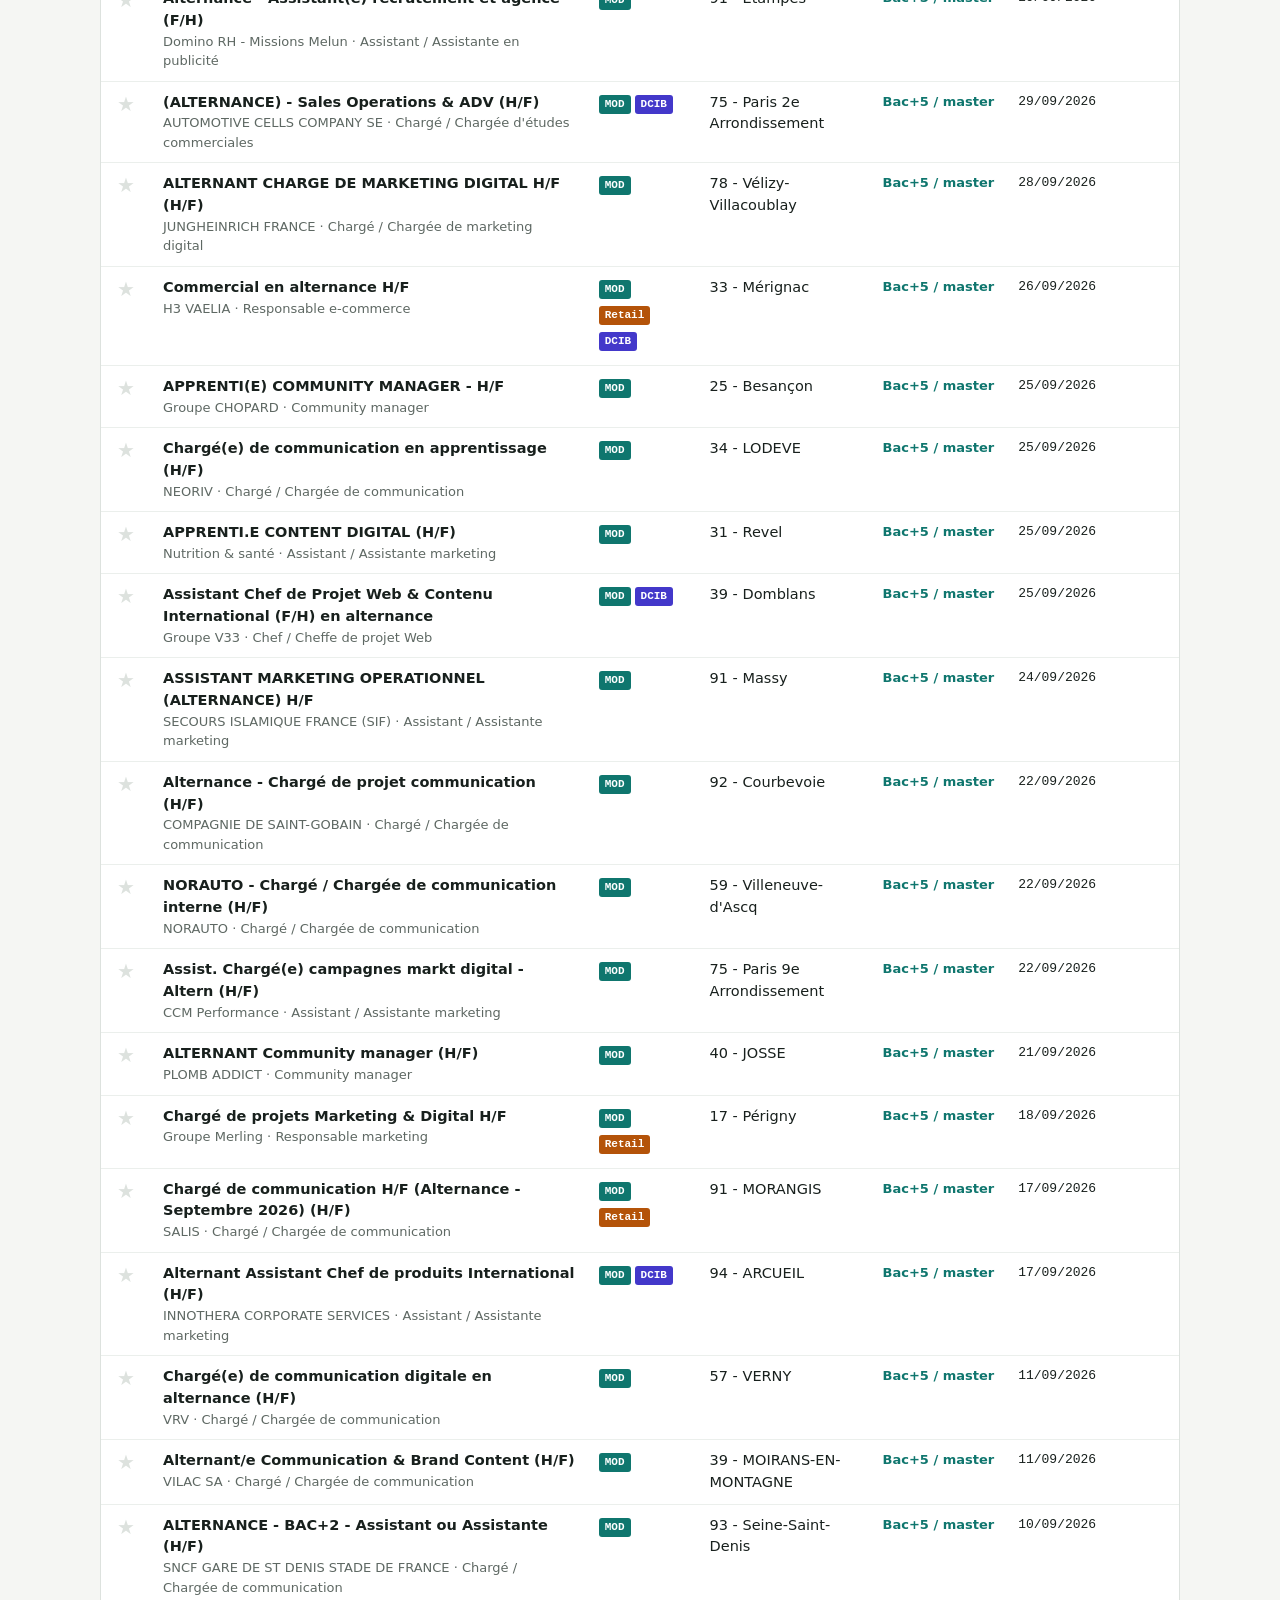
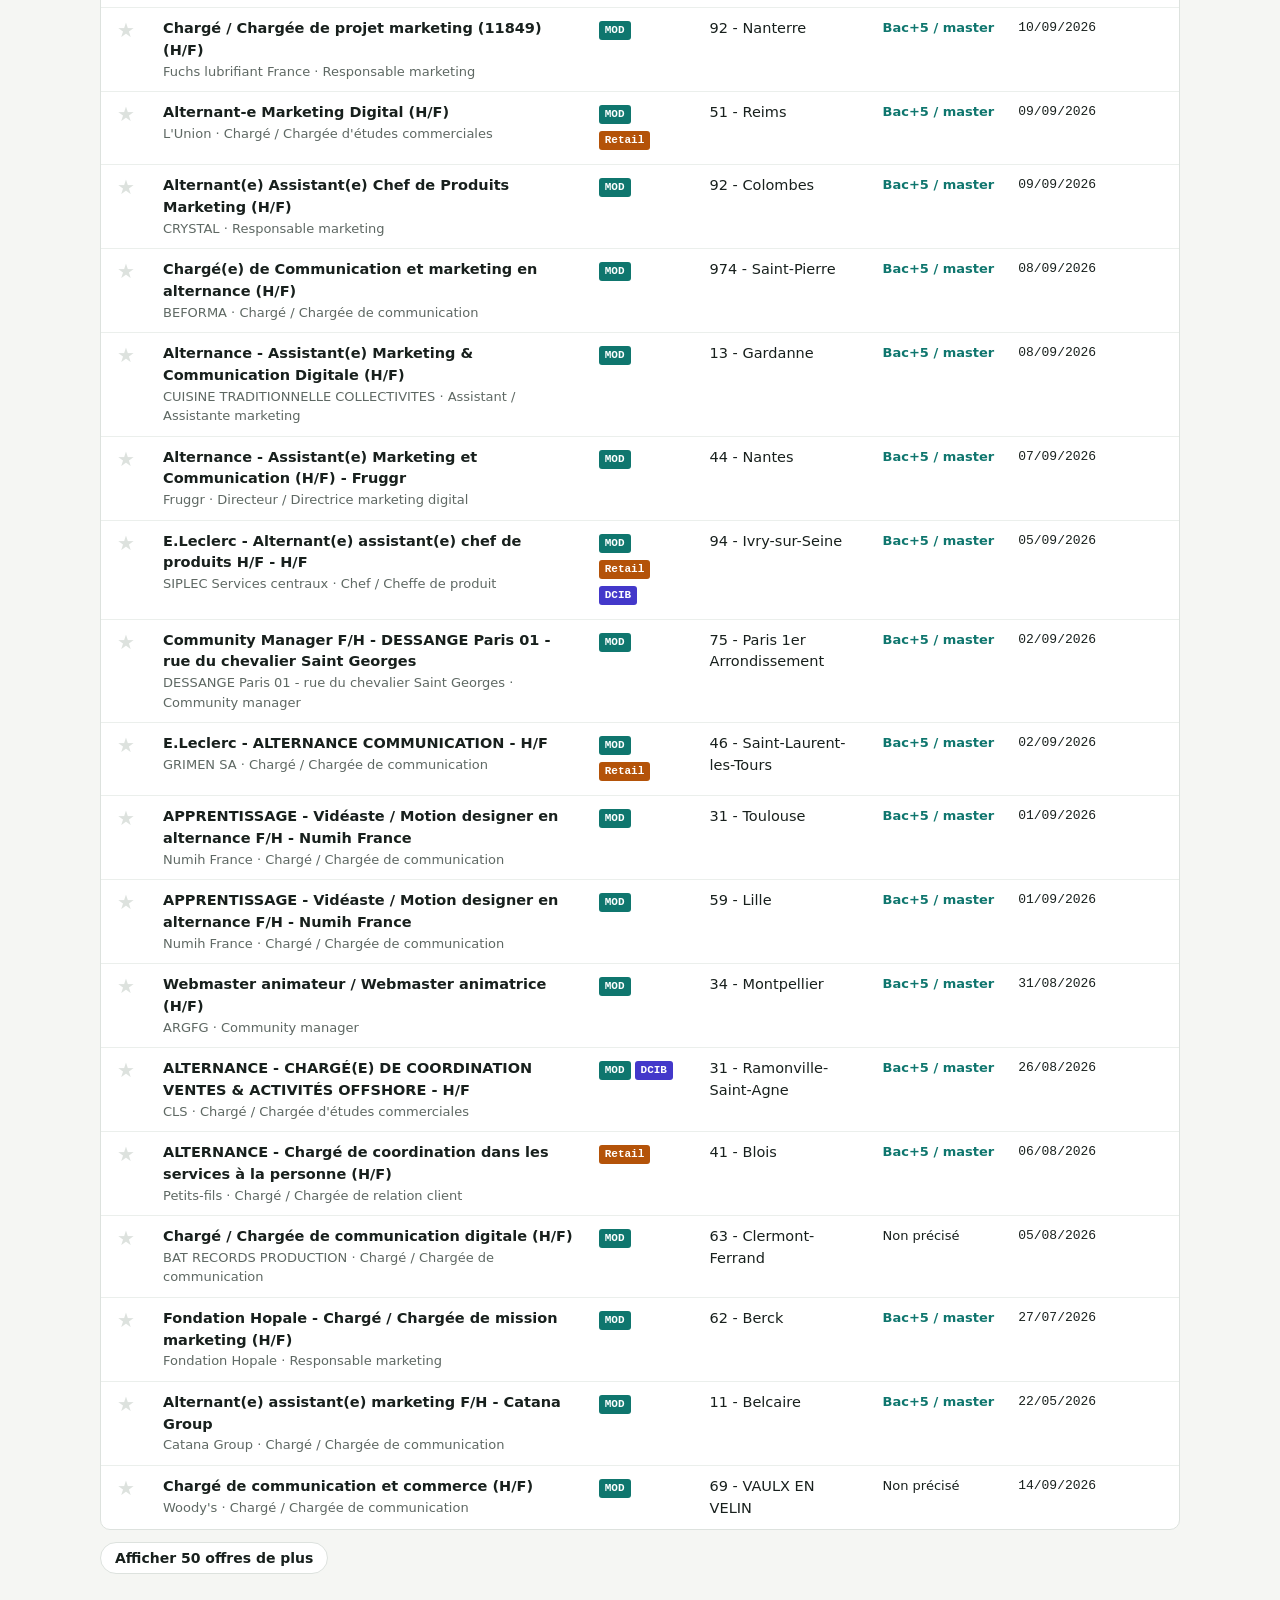
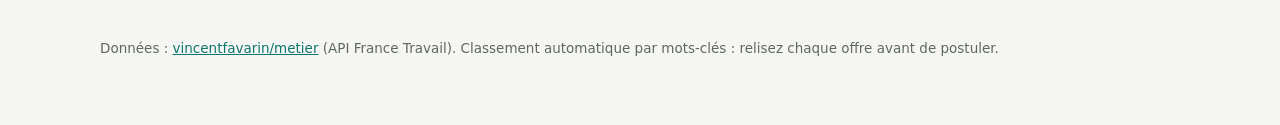
<file: offres.html>
<!doctype html>
<html lang="fr">
<head>
<meta charset="utf-8">
<meta name="viewport" content="width=device-width, initial-scale=1">
<title>Alternances IAE · Offres</title>
<link rel="stylesheet" href="assets/style.css?v=20261013">
<script src="data/offres.js?v=20261013"></script>
<script src="assets/app.js?v=20261013"></script>
</head>
<body data-page="offres">
<main class="wrap" style="gap:22px">
  <header class="page">
    <h1>Les offres</h1>
    <p class="lede">Cliquez sur une offre pour lire l'annonce complète et lui donner un statut. L'étoile ★ l'ajoute au suivi du groupe.</p>
  </header>

  <section style="gap:14px">
    <div class="chips" id="ptabs" role="group" aria-label="Filtrer par parcours"></div>
    <div class="filters">
      <label for="fzone">Zone
        <select id="fzone">
          <option value="">Toute la France</option>
          <option value="proche">Puy-de-Dôme + Auvergne-Rhône-Alpes</option>
          <option value="Puy-de-Dôme">Puy-de-Dôme seulement</option>
          <option value="Île-de-France">Île-de-France</option>
          <option value="Autres régions">Autres régions</option>
        </select></label>
      <label for="ftri">Trier par
        <select id="ftri">
          <option value="pertinence">Pertinence</option>
          <option value="date">Plus récentes</option>
          <option value="lieu">Proximité de Clermont</option>
        </select></label>
      <input type="search" id="fq" placeholder="Rechercher (ex. SEO, CRM, Lyon)" aria-label="Rechercher une offre">
    </div>
    <div class="filters">
      <label for="fbac5"><input type="checkbox" id="fbac5"> Bac+5 ou master mentionné</label>
      <label for="ftt"><input type="checkbox" id="ftt"> Télétravail mentionné</label>
      <label for="fsuivi"><input type="checkbox" id="fsuivi"> Offres suivies seulement</label>
      <label for="fexcl"><input type="checkbox" id="fexcl"> Afficher aussi les offres exclues</label>
    </div>
  </section>

  <section style="gap:12px">
    <div class="bar">
      <p class="count" id="count"></p>
      <div class="chips">
        <button class="btn" type="button" id="reset">Réinitialiser les filtres</button>
        <button class="btn" type="button" id="export">Exporter cette liste (CSV)</button>
        <a class="btn" href="https://fr.indeed.com/jobs" target="_blank" rel="noopener" id="lien-indeed">Chercher aussi sur Indeed ↗</a>
        <a class="btn wttj" href="https://www.welcometothejungle.com/fr/jobs" data-wttj="__offres">Chercher aussi sur Welcome to the Jungle ↗</a>
      </div>
    </div>
    <div class="tablewrap">
      <table>
        <thead><tr><th style="width:40px"><span class="sr" aria-label="Suivi"></span></th><th>Offre</th><th>Parcours</th><th>Lieu</th><th>Niveau</th><th>Publiée</th><th>Statut</th></tr></thead>
        <tbody id="tbody"></tbody>
      </table>
    </div>
    <button class="btn" type="button" id="more" style="justify-self:start">Afficher 50 offres de plus</button>
  </section>
</main>
</body>
</html>
</file>
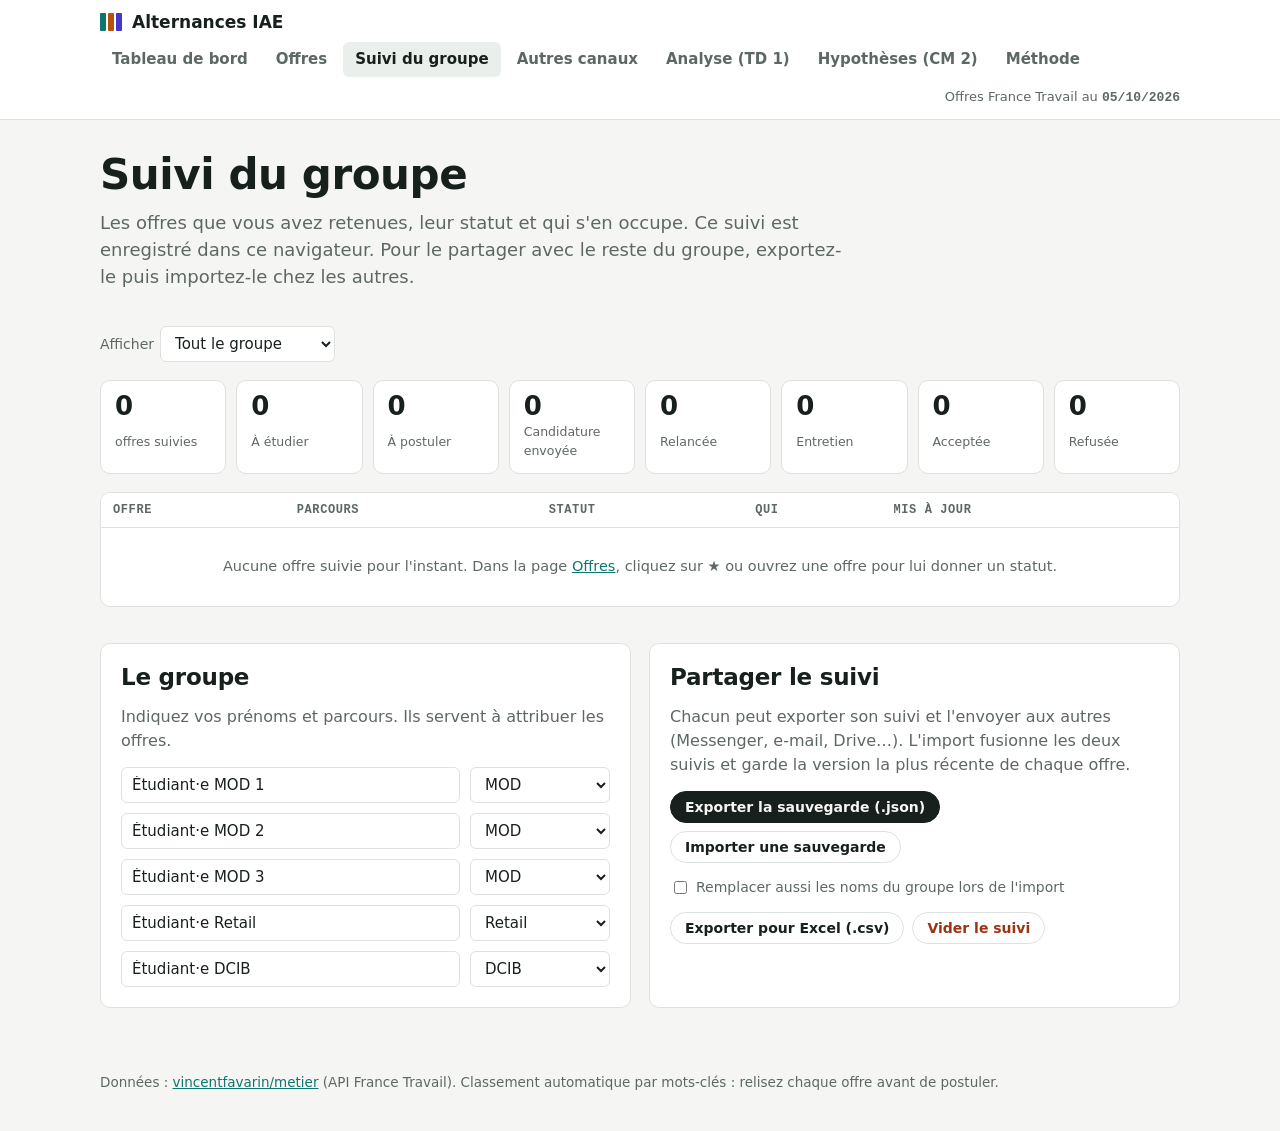
<file: suivi.html>
<!doctype html>
<html lang="fr">
<head>
<meta charset="utf-8">
<meta name="viewport" content="width=device-width, initial-scale=1">
<title>Alternances IAE · Suivi du groupe</title>
<link rel="stylesheet" href="assets/style.css?v=20261013">
<script src="data/offres.js?v=20261013"></script>
<script src="assets/app.js?v=20261013"></script>
</head>
<body data-page="suivi">
<main class="wrap" style="gap:36px">
  <header class="page">
    <h1>Suivi du groupe</h1>
    <p class="lede">Les offres que vous avez retenues, leur statut et qui s'en occupe. Ce suivi est enregistré dans ce navigateur. Pour le partager avec le reste du groupe, exportez-le puis importez-le chez les autres.</p>
  </header>

  <section>
    <div class="bar">
      <label class="field" for="fqui">Afficher <select id="fqui"></select></label>
    </div>
    <div class="kpis" id="kpis"></div>
    <p class="callout" id="perdus" hidden></p>
    <div class="tablewrap">
      <table>
        <thead><tr><th>Offre</th><th>Parcours</th><th>Statut</th><th>Qui</th><th>Mis à jour</th></tr></thead>
        <tbody id="tbody"></tbody>
      </table>
    </div>
  </section>

  <div class="grid2">
    <section class="panel stack" style="align-content:start">
      <h2>Le groupe</h2>
      <p class="muted">Indiquez vos prénoms et parcours. Ils servent à attribuer les offres.</p>
      <div class="members" id="members"></div>
    </section>

    <section class="panel stack" style="align-content:start">
      <h2>Partager le suivi</h2>
      <p class="muted">Chacun peut exporter son suivi et l'envoyer aux autres (Messenger, e-mail, Drive…). L'import fusionne les deux suivis et garde la version la plus récente de chaque offre.</p>
      <div class="chips">
        <button class="btn primary" type="button" id="exp-json">Exporter la sauvegarde (.json)</button>
        <label class="btn" for="imp-file">Importer une sauvegarde<input type="file" id="imp-file" accept=".json,application/json" hidden></label>
      </div>
      <label class="field" for="imp-groupe"><input type="checkbox" id="imp-groupe"> Remplacer aussi les noms du groupe lors de l'import</label>
      <div class="chips">
        <button class="btn" type="button" id="exp-csv">Exporter pour Excel (.csv)</button>
        <button class="btn danger" type="button" id="vider">Vider le suivi</button>
      </div>
    </section>
  </div>
</main>
</body>
</html>
</file>
<file: assets/style.css>
/* Alternances IAE — feuille de style commune (aucune ressource externe) */
:root{
  --bg:#F5F6F3; --surface:#FFFFFF; --ink:#18201D; --muted:#5E6863; --line:#DDE2DE; --soft:#EBEFEC;
  --mod:#0F766E; --retail:#B45309; --dcib:#4338CA;
  --z63:#0B4F47; --zaura:#3E8F84; --zidf:#93C3BA; --zaut:#D3DDD9;
  --warn:#9A3412; --warnbg:#FDEBDD; --ok:#15803D; --okbg:#DCF2E3;
  --display:"Avenir Next", "Segoe UI Variable Display", "Segoe UI", "Helvetica Neue", system-ui, sans-serif;
  --body:-apple-system, "Segoe UI", "Helvetica Neue", Roboto, system-ui, sans-serif;
  --mono:"SF Mono", ui-monospace, Menlo, Consolas, monospace;
  color-scheme:light;
}
@media (prefers-color-scheme: dark){
  :root{
    color-scheme:dark;
    --bg:#111513; --surface:#191E1C; --ink:#E4E9E6; --muted:#9AA5A0; --line:#2C3431; --soft:#222926;
    --mod:#2DB5A8; --retail:#E69A3C; --dcib:#8B93F0;
    --z63:#6FD3C4; --zaura:#3C9F92; --zidf:#2A6B63; --zaut:#34403C;
    --warn:#F4A26B; --warnbg:#3A2418; --ok:#6BD68F; --okbg:#173222;
  }
}
*{box-sizing:border-box}
html{-webkit-text-size-adjust:100%}
body{background:var(--bg); color:var(--ink); font:16px/1.5 var(--body); margin:0}
a{color:var(--mod)}
h1,h2,h3{font-family:var(--display); font-weight:700; text-wrap:balance; margin:0; letter-spacing:-.01em}
h1{font-size:clamp(28px,4.6vw,42px); line-height:1.08}
h2{font-size:23px; line-height:1.2}
h3{font-size:17px}
p{margin:0}
.num{font-family:var(--mono); font-variant-numeric:tabular-nums}
.eyebrow{font:600 12px/1 var(--mono); letter-spacing:.08em; text-transform:uppercase; color:var(--muted)}
.muted{color:var(--muted)}
[hidden]{display:none!important}

/* En-tête et navigation */
.top{background:var(--surface); border-bottom:1px solid var(--line); position:sticky; top:0; z-index:20}
.top-in{max-width:1120px; margin:0 auto; padding-inline:20px; display:flex; align-items:center; gap:10px 24px; flex-wrap:wrap; padding-block:12px}
.brand{font:700 17px var(--display); color:var(--ink); text-decoration:none; display:flex; align-items:center; gap:10px}
.brand-mark{display:inline-grid; grid-template-columns:repeat(3,6px); gap:2px}
.brand-mark i{height:18px; border-radius:1px}
.nav{display:flex; gap:4px; flex-wrap:wrap}
.nav a{color:var(--muted); text-decoration:none; font-weight:600; font-size:15px; padding:6px 12px; border-radius:6px}
.nav a:hover{color:var(--ink); background:var(--soft)}
.nav a[aria-current="page"]{color:var(--ink); background:var(--soft)}
.nav .badge{font:600 11px var(--mono); background:var(--mod); color:var(--surface); border-radius:999px; padding:2px 6px; margin-left:4px}
.maj{margin-left:auto; font-size:13px; color:var(--muted)}

.wrap{max-width:1120px; margin:0 auto; padding-inline:20px; padding-block:32px 64px; display:grid; gap:44px}
header.page{display:grid; gap:12px}
.lede{font-size:18px; color:var(--muted); max-width:66ch}
section{display:grid; gap:18px}
.sechead{display:grid; gap:6px}
.sechead p{color:var(--muted); max-width:70ch}
.panel{background:var(--surface); border:1px solid var(--line); border-radius:10px; padding:20px}
.stack{display:grid; gap:14px; align-content:start}
.grid2{display:grid; grid-template-columns:repeat(auto-fit,minmax(min(100%,440px),1fr)); gap:18px}

/* Entonnoir */
.funnel{display:grid; gap:10px}
.fstep{display:grid; grid-template-columns:minmax(0,1fr) 64px; gap:12px; align-items:end}
.flabel{font-size:14.5px; font-weight:600; margin-bottom:5px}
.fbar{height:16px; background:var(--soft); border-radius:3px; position:relative; overflow:hidden}
.fbar span{position:absolute; inset:0 auto 0 0; background:var(--ink); opacity:.8; border-radius:3px}
.fbar.last span{background:var(--mod); opacity:1}
.fstep .num{font-size:20px; font-weight:600; text-align:right; line-height:1}
.fdrop{font-size:13px; color:var(--muted)}

/* Cartes parcours */
.profiles{display:grid; grid-template-columns:repeat(auto-fit,minmax(min(100%,300px),1fr)); gap:14px}
.prof{background:var(--surface); border:1px solid var(--line); border-radius:10px; padding:18px; display:grid; gap:10px; align-content:start}
.prof .who{display:flex; justify-content:space-between; align-items:baseline; gap:8px; flex-wrap:wrap}
.tag{font:600 12px/1 var(--mono); letter-spacing:.06em; padding:5px 8px; border-radius:4px; color:var(--surface); display:inline-block}
.tag.mod,.pill.mod{background:var(--mod)} .tag.retail,.pill.retail{background:var(--retail)} .tag.dcib,.pill.dcib{background:var(--dcib)}
.prof .big{font:700 40px/1 var(--display)}
.prof .big small{font:400 15px var(--body); color:var(--muted); margin-left:6px}
.prof ul{margin:0; padding-left:18px; color:var(--muted); font-size:14.5px; display:grid; gap:2px}
.prof ul b{color:var(--ink); font-family:var(--mono); font-weight:600}
.prof .go{font-weight:600; font-size:14.5px}

/* Graphiques */
svg text{fill:var(--ink); font-family:var(--body)}
svg .mut{fill:var(--muted)}
.chart{width:100%; height:auto; display:block}
.legend{display:flex; flex-wrap:wrap; gap:6px 16px; font-size:13.5px; color:var(--muted)}
.legend i{display:inline-block; width:11px; height:11px; border-radius:2px; margin-right:6px; vertical-align:-1px}
.caption{font-size:14px; color:var(--muted)}
.caption b{color:var(--ink)}
.callout{background:var(--warnbg); border-radius:10px; padding:16px 18px}
.callout strong{color:var(--warn)}

/* Liste courte de priorités */
.picks{display:grid; gap:8px}
.pick{display:grid; grid-template-columns:minmax(0,1fr) auto; gap:4px 12px; padding:10px 0; border-bottom:1px solid var(--soft); text-decoration:none; color:inherit}
.pick:last-child{border-bottom:0}
.pick .t{font-weight:600; color:var(--ink)}
.pick:hover .t{color:var(--mod)}
.pick .s{font-size:13.5px; color:var(--muted); grid-column:1}
.pick .num{grid-row:1 / span 2; grid-column:2; align-self:center; font-size:13px; color:var(--muted)}

/* Boutons, filtres */
.btn,.chip{font:600 14px var(--body); border:1px solid var(--line); background:var(--surface); color:var(--ink); border-radius:999px; padding:7px 14px; cursor:pointer; text-decoration:none; display:inline-flex; align-items:center; gap:6px}
.btn:hover,.chip:hover{border-color:var(--muted)}
.btn.primary{background:var(--ink); color:var(--bg); border-color:var(--ink)}
.btn.danger{color:var(--warn)}
.chip[aria-pressed="true"]{background:var(--ink); color:var(--bg); border-color:var(--ink)}
.chips{display:flex; flex-wrap:wrap; gap:8px}
button:focus-visible,select:focus-visible,input:focus-visible,textarea:focus-visible,a:focus-visible{outline:2px solid var(--mod); outline-offset:2px}
.filters{display:flex; flex-wrap:wrap; gap:10px 16px; align-items:center}
.filters label,.field{font-size:14px; color:var(--muted); display:flex; gap:6px; align-items:center}
select,input[type=search],input[type=text],textarea{font:15px var(--body); color:var(--ink); background:var(--surface); border:1px solid var(--line); border-radius:6px; padding:7px 10px}
input[type=search]{width:240px; max-width:100%}
textarea{width:100%; min-height:80px; resize:vertical}
.bar{display:flex; flex-wrap:wrap; gap:10px; align-items:center; justify-content:space-between}
.count{font-size:14px; color:var(--muted)}

/* Tableau */
.tablewrap{overflow-x:auto; border:1px solid var(--line); border-radius:10px; background:var(--surface)}
table{border-collapse:collapse; width:100%; min-width:820px; font-size:14.5px}
th{font:600 12px var(--mono); letter-spacing:.05em; text-transform:uppercase; color:var(--muted); text-align:left; padding:10px 12px; border-bottom:1px solid var(--line); background:var(--surface)}
td{padding:10px 12px; border-bottom:1px solid var(--soft); vertical-align:top}
tbody tr:last-child td{border-bottom:0}
tbody tr.row{cursor:pointer}
tbody tr.row:hover td{background:var(--soft)}
td .t{font-weight:600}
td .s{color:var(--muted); font-size:13px}
.pill{display:inline-block; font:600 11px/1 var(--mono); padding:4px 6px; border-radius:3px; margin:0 4px 4px 0; color:var(--surface)}
.lvl{font-size:13px; white-space:nowrap}
.lvl.ok{color:var(--mod); font-weight:600}
.excl{font-size:12.5px; color:var(--warn)}
.star{background:none; border:0; font-size:20px; line-height:1; cursor:pointer; color:var(--line); padding:2px 4px}
.star[aria-pressed="true"]{color:#E0A100}
.status{display:inline-block; font-size:12.5px; font-weight:600; padding:3px 8px; border-radius:999px; background:var(--soft); white-space:nowrap}
.status.s-envoyee,.status.s-relance{background:#E0E7FF; color:#3730A3}
.status.s-entretien{background:var(--warnbg); color:var(--warn)}
.status.s-acceptee{background:var(--okbg); color:var(--ok)}
.status.s-refus{color:var(--muted); text-decoration:line-through}
@media (prefers-color-scheme: dark){ .status.s-envoyee,.status.s-relance{background:#23264A; color:#AEB5F7} }

/* Fiche détail */
dialog{border:0; padding:0; background:var(--surface); color:var(--ink); width:min(760px,100vw - 24px); max-height:calc(100vh - 32px); border-radius:12px; box-shadow:0 24px 60px rgba(0,0,0,.25)}
dialog::backdrop{background:rgba(10,15,13,.5)}
.dlg{display:grid; grid-template-rows:auto minmax(0,1fr); max-height:calc(100vh - 32px)}
.dlg-head{padding:20px 22px 14px; border-bottom:1px solid var(--line); display:grid; gap:8px}
.dlg-head .x{position:absolute; top:12px; right:12px}
.dlg-body{overflow:auto; padding:18px 22px 24px; display:grid; gap:20px}
.facts{display:grid; grid-template-columns:repeat(auto-fit,minmax(min(100%,190px),1fr)); gap:10px 18px; margin:0}
.facts div{display:grid; gap:2px}
.facts dt{font:600 11px var(--mono); letter-spacing:.06em; text-transform:uppercase; color:var(--muted)}
.facts dd{margin:0; font-size:14.5px}
.desc{white-space:pre-line; font-size:15px; line-height:1.6; max-width:70ch}
.tags{display:flex; flex-wrap:wrap; gap:6px}
.tags span{font-size:13px; background:var(--soft); padding:4px 8px; border-radius:4px}
.suivi-box{background:var(--soft); border-radius:10px; padding:16px; display:grid; gap:12px}
.suivi-box .row2{display:flex; flex-wrap:wrap; gap:12px}

/* Suivi */
.kpis{display:grid; grid-template-columns:repeat(auto-fit,minmax(96px,1fr)); gap:10px}
.kpi{background:var(--surface); border:1px solid var(--line); border-radius:10px; padding:12px 14px; display:grid; gap:4px}
.kpi b{font:700 26px/1 var(--display)}
.kpi span{font-size:13px; color:var(--muted)}
.members{display:grid; gap:10px}
.member{display:grid; grid-template-columns:minmax(0,1fr) 140px; gap:10px}
.member input{width:100%}
.empty{padding:28px; text-align:center; color:var(--muted)}
.toast{position:fixed; left:50%; bottom:24px; transform:translateX(-50%); background:var(--ink); color:var(--bg); padding:10px 16px; border-radius:8px; font-size:14.5px; z-index:50}

/* Méthode */
.prose{display:grid; gap:14px; max-width:72ch}
.prose ul,.prose ol{margin:0; padding-left:20px; display:grid; gap:6px}
code,pre{font-family:var(--mono); font-size:13.5px}
pre{background:var(--surface); border:1px solid var(--line); border-radius:8px; padding:12px 14px; overflow-x:auto; margin:0}

footer.foot{max-width:1120px; margin:0 auto; padding-inline:20px; padding-block:0 40px; font-size:13.5px; color:var(--muted)}

@media (max-width:560px){
  .top{position:static}
  .wrap,.top-in,footer.foot{padding-inline:16px}
  .maj{margin-left:0; width:100%}
  .fstep{grid-template-columns:minmax(0,1fr) 52px}
  .member{grid-template-columns:1fr}
}
@media (prefers-reduced-motion:no-preference){ .fbar span{transition:width .5s ease} }

/* Analyse univariée (TD 1) */
.toc{display:flex; flex-wrap:wrap; gap:6px 8px; margin-top:4px}
.toc a{font-size:13.5px; font-weight:600; text-decoration:none; color:var(--ink); background:var(--surface); border:1px solid var(--line); border-radius:999px; padding:5px 12px}
.toc a:hover{border-color:var(--muted)}
section[id^="s"]{scroll-margin-top:80px}
.natures{display:grid; grid-template-columns:repeat(auto-fit,minmax(min(100%,200px),1fr)); gap:12px}
.nat{background:var(--surface); border:1px solid var(--line); border-radius:10px; overflow:hidden}
.nat h3{background:var(--mod); color:var(--surface); font-size:15px; text-align:center; padding:10px 8px}
.nat dl{margin:0; padding:12px 14px 16px; display:grid; gap:2px; text-align:center}
.nat dt{font:600 11px var(--mono); letter-spacing:.06em; text-transform:uppercase; color:var(--muted); margin-top:10px}
.nat dt:first-child{margin-top:0}
.nat dd{margin:0; font-size:14.5px}
.nat dd small{display:block; font-size:12.5px; color:var(--muted)}
table.dict{min-width:900px}
table.dict td{font-size:13.5px}
table.dict td .s{margin-top:2px}
table.dict td.ex{color:var(--muted); max-width:220px}
table.dict td:nth-child(4){white-space:nowrap}
.fill{display:inline-block; width:54px; height:8px; background:var(--soft); border-radius:4px; overflow:hidden; vertical-align:middle; margin-right:8px}
.fill i{display:block; height:100%; background:var(--mod); border-radius:4px}
table.stat{min-width:0; width:100%; font-size:14.5px}
table.stat td.num,table.stat th:not(:first-child){text-align:right; white-space:nowrap}
table.stat tr.tot td{font-weight:600; border-top:1px solid var(--line)}
table.stat.wide{min-width:560px}
.kpis .kpi span:last-child{font-size:12.5px}
.desordre{display:grid; grid-template-columns:repeat(auto-fit,minmax(min(100%,200px),1fr)); gap:12px}
.dcard{background:var(--surface); border:1px solid var(--line); border-radius:10px; padding:16px; display:grid; gap:6px; align-content:start}
.dcard b{font:700 30px/1.1 var(--display); color:var(--warn)}
.dcard p{font-size:14px; color:var(--muted)}
.tip{position:fixed; z-index:60; pointer-events:none; background:var(--ink); color:var(--bg); font-size:13px; line-height:1.4; padding:7px 10px; border-radius:6px; max-width:280px; box-shadow:0 6px 20px rgba(0,0,0,.18)}
@media print{ .top,.toc,footer.foot{display:none} .panel,.nat,.dcard{break-inside:avoid} }

.partie{border-top:2px solid var(--line); padding-top:40px; gap:12px}
.big-h{font-size:clamp(26px,4vw,36px); line-height:1.1}

/* CM 2 : hypothèses */
#analyse,#cm2{scroll-margin-top:80px}
section[id^="h-"]{scroll-margin-top:80px}
table.hyp-roles,table.choix{min-width:760px; font-size:14px}
table.hyp-roles td .s{margin-top:2px}
.hcards{display:grid; grid-template-columns:repeat(auto-fit,minmax(min(100%,420px),1fr)); gap:14px}
.hcard{background:var(--surface); border:1px solid var(--line); border-radius:10px; padding:18px; display:grid; gap:10px; align-content:start}
.hcard dl{margin:0; display:grid; grid-template-columns:auto 1fr; gap:8px 12px}
.hcard dt{font:700 13px var(--mono); background:var(--soft); border-radius:4px; padding:3px 7px; align-self:start}
.hcard dd{margin:0; font-size:14.5px}
.hcard .vu{font-size:13.5px; color:var(--muted); border-top:1px solid var(--soft); padding-top:10px}
table.pval{min-width:760px}
table.pval tr.cond td{font-size:13px; color:var(--muted); border-bottom:1px solid var(--line); padding-top:0}
table.pval tr:not(.cond) td{border-bottom:0}
table.puis{min-width:700px}
.dec{display:inline-block; font-size:12.5px; font-weight:600; padding:3px 9px; border-radius:999px; white-space:nowrap}
.dec.oui{background:var(--okbg); color:var(--ok)}
.dec.non{background:var(--soft); color:var(--muted)}
table.puis td.vise{font-weight:700; color:var(--ink)}

/* Canaux */
#canaux{scroll-margin-top:80px}
.canal-h{display:flex; justify-content:space-between; align-items:center; gap:10px; flex-wrap:wrap}
.canal p{font-size:14.5px}
.canal-ps{display:grid; gap:12px}
.canal-p{display:grid; gap:6px; justify-items:start}
.canal-p .chip{font-size:13px; padding:5px 11px}
.prof .go.wttj{font-size:13.5px; color:var(--muted)}
.prof .go.wttj:hover{color:var(--ink)}

/* Canal Indeed */
#indeed{scroll-margin-top:80px}
.grid3{display:grid; grid-template-columns:repeat(auto-fit,minmax(min(100%,300px),1fr)); gap:18px}
.ind-grid{display:grid; gap:8px; width:100%}
.ind-q{display:flex; flex-wrap:wrap; align-items:center; gap:6px 10px; justify-content:space-between; border-bottom:1px solid var(--soft); padding-bottom:8px}
.ind-q > span:first-child{font-size:14px; font-weight:600}
.ind-q .chip{font-size:12.5px; padding:4px 10px}
#k-indeed{grid-template-columns:repeat(auto-fit,minmax(min(100%,180px),1fr))}
svg text.halo{paint-order:stroke; stroke:var(--surface); stroke-width:4px; stroke-linejoin:round}

/* Page Autres canaux */
table.canaux{min-width:860px}
table.canaux td a.t{font-weight:600; color:var(--ink); text-decoration:none}
table.canaux td a.t:hover{color:var(--mod); text-decoration:underline}
table.canaux td .ext{margin-top:4px; max-width:60ch}
table.canaux td.src{font-size:13px; white-space:nowrap}
.pill.alt{background:var(--ink); color:var(--bg); margin-top:6px}
.adz a{color:var(--ink)}
.adz .adz-logo{font-weight:800; letter-spacing:-.01em; color:#6CB52D; text-decoration:none}
</file>
